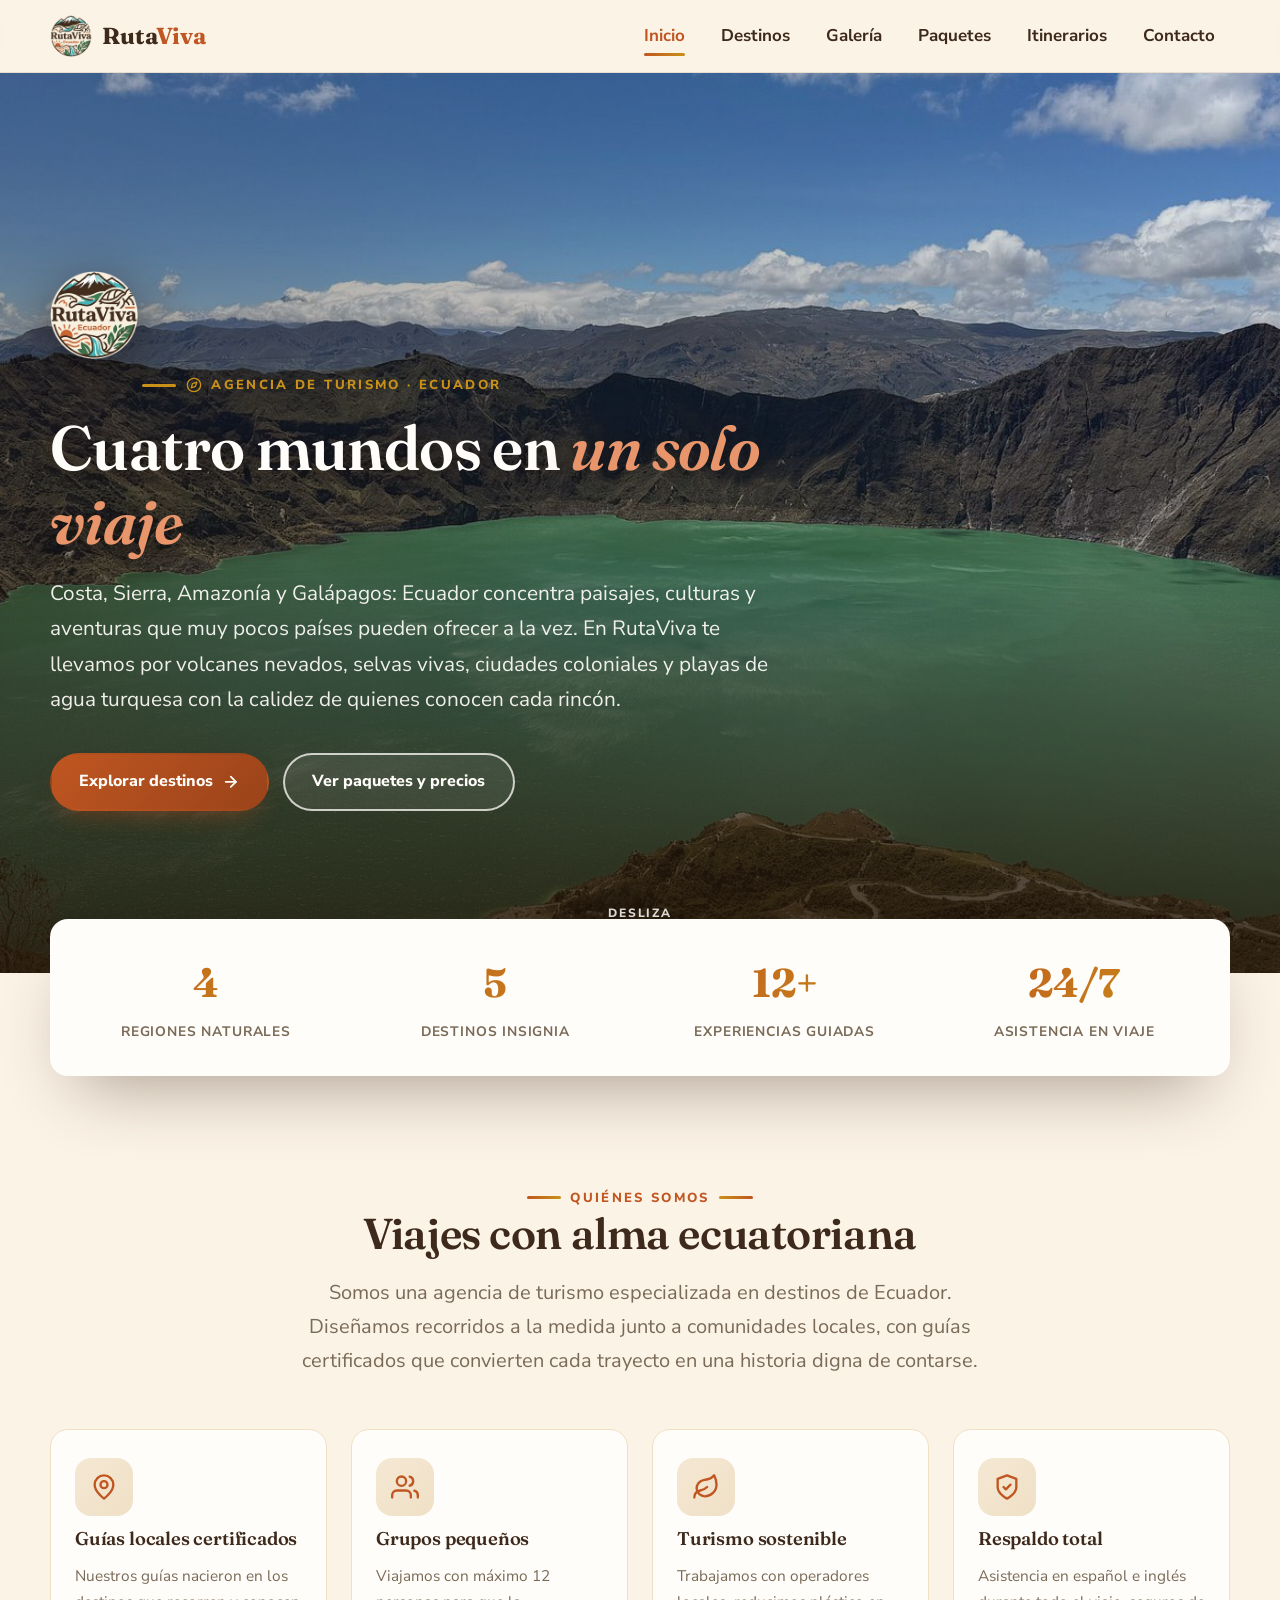
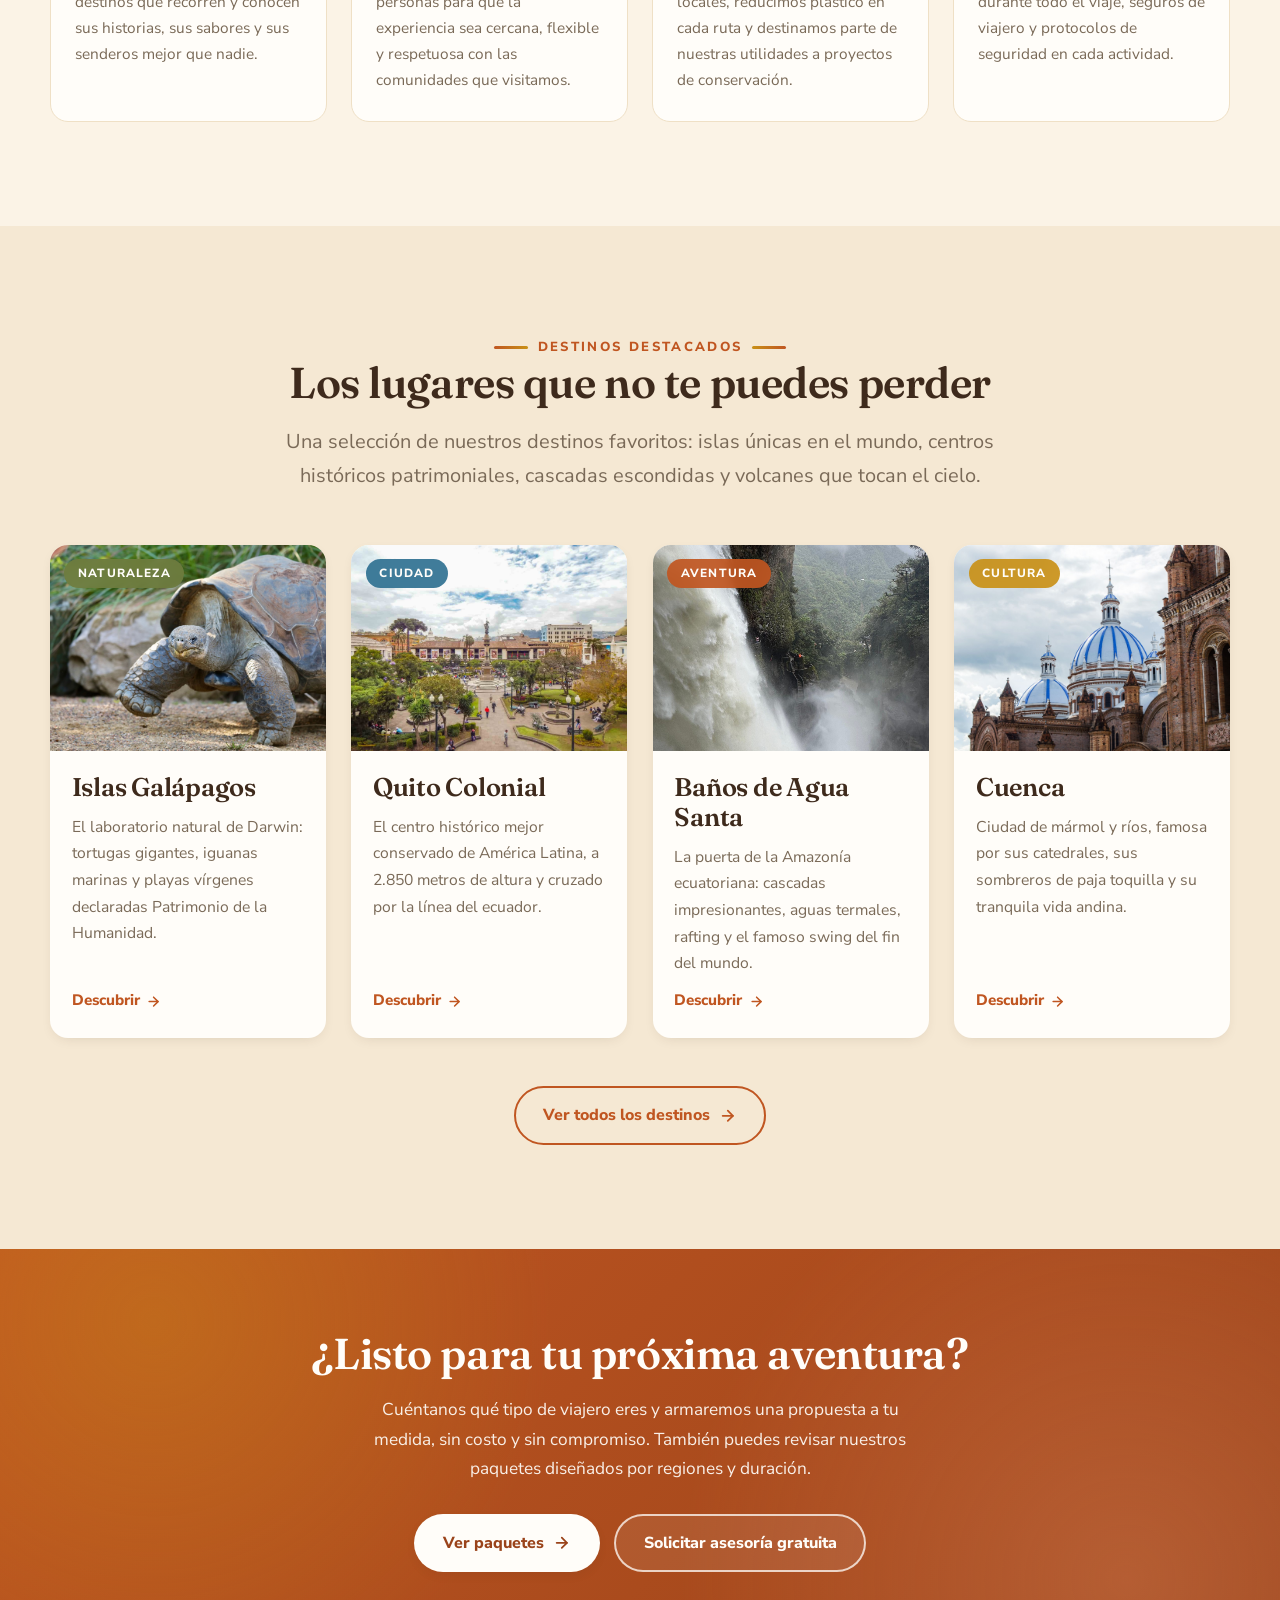
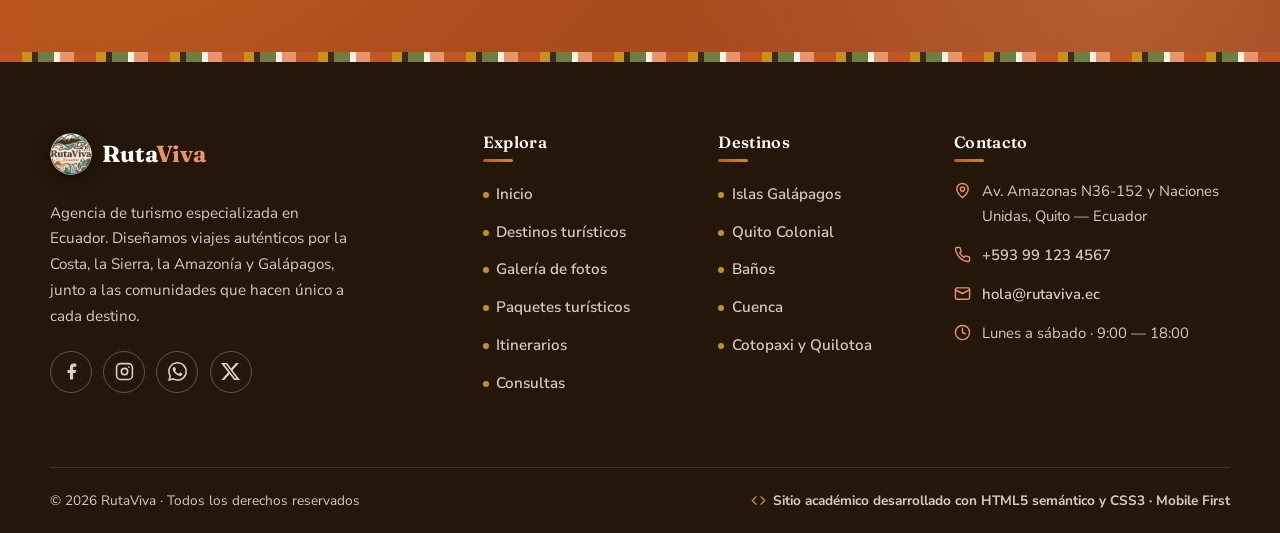
<file: rutaviva/index.html>
<!DOCTYPE html>
<html lang="es">
<head>
  <meta charset="UTF-8">
  <meta name="viewport" content="width=device-width, initial-scale=1.0">
  <title>RutaViva · Descubre Ecuador — Turismo, Aventura y Cultura</title>
  <meta name="description" content="RutaViva es tu agencia de turismo en Ecuador: Galápagos, Quito, Baños, Cuenca y Cotopaxi. Paquetes, itinerarios y experiencias con guías locales.">
  <meta name="author" content="RutaViva">
  <meta name="theme-color" content="#c05621">
  <link rel="icon" type="image/png" href="images/favicon.png">
  <link rel="preconnect" href="https://fonts.googleapis.com">
  <link rel="preconnect" href="https://fonts.gstatic.com" crossorigin>
  <link href="https://fonts.googleapis.com/css2?family=Fraunces:ital,wght@0,500;0,600;0,700;1,600&family=Nunito+Sans:ital,wght@0,400;0,600;0,700;0,800&display=swap" rel="stylesheet">
  <link rel="stylesheet" href="css/styles.css">
</head>
<body>
  <a class="skip-link" href="#contenido">Saltar al contenido principal</a>

  <!-- ================== CABECERA Y NAVEGACIÓN ================== -->
  <header class="site-header">
    <div class="container header-inner">

      <a class="brand" href="index.html" aria-label="RutaViva — volver al inicio">
        <img class="brand-mark" src="images/logo-badge.png" alt="" width="42" height="42" decoding="async">
        <span class="brand-name">Ruta<b>Viva</b></span>
      </a>

      <!-- Menú responsive 100% CSS (casilla + etiqueta) -->
      <input type="checkbox" id="nav-toggle" class="nav-toggle-checkbox" aria-label="Abrir o cerrar el menú de navegación">
      <label for="nav-toggle" class="nav-toggle" aria-hidden="true">
        <span class="bar"></span>
        <span class="bar"></span>
        <span class="bar"></span>
      </label>

      <nav class="site-nav" aria-label="Navegación principal">
        <ul>
          <li><a href="index.html" aria-current="page">Inicio</a></li>
          <li><a href="destinos.html">Destinos</a></li>
          <li><a href="galeria.html">Galería</a></li>
          <li><a href="paquetes.html">Paquetes</a></li>
          <li><a href="itinerarios.html">Itinerarios</a></li>
          <li><a href="contacto.html">Contacto</a></li>
        </ul>
      </nav>
    </div>
  </header>

  <main id="contenido" tabindex="-1">

    <!-- ================== HÉROE PRINCIPAL ================== -->
    <section class="hero" aria-labelledby="titulo-principal">
      <div class="hero-media">
        <img src="images/hero-quilotoa.jpg" alt="Laguna turquesa del cráter del Quilotoa rodeada de montañas andinas al amanecer">
      </div>
      <div class="container">
        <div class="hero-content">
          <span class="hero-logo-wrap">
            <img class="hero-logo" src="images/logo-badge.png" alt="Sello circular de RutaViva Ecuador con montañas, tortuga de Galápagos y sol andino" width="88" height="88" decoding="async">
          </span>
          <p class="kicker">
            <svg viewBox="0 0 24 24" width="16" height="16" fill="none" stroke="currentColor" stroke-width="2" stroke-linecap="round" stroke-linejoin="round" aria-hidden="true"><circle cx="12" cy="12" r="10"/><polygon points="16.24 7.76 14.12 14.12 7.76 16.24 9.88 9.88 16.24 7.76"/></svg>
            Agencia de turismo · Ecuador
          </p>
          <h1 id="titulo-principal">Cuatro mundos en <em>un solo viaje</em></h1>
          <p class="lead">
            Costa, Sierra, Amazonía y Galápagos: Ecuador concentra paisajes, culturas
            y aventuras que muy pocos países pueden ofrecer a la vez. En RutaViva
            te llevamos por volcanes nevados, selvas vivas, ciudades coloniales y
            playas de agua turquesa con la calidez de quienes conocen cada rincón.
          </p>
          <div class="hero-actions">
            <a class="btn btn-primary" href="destinos.html">
              Explorar destinos
              <svg viewBox="0 0 24 24" fill="none" stroke="currentColor" stroke-width="2.4" stroke-linecap="round" stroke-linejoin="round" aria-hidden="true"><path d="M5 12h14"/><path d="m12 5 7 7-7 7"/></svg>
            </a>
            <a class="btn btn-ghost" href="paquetes.html">Ver paquetes y precios</a>
          </div>
        </div>
      </div>
      <a class="hero-scroll" href="#presentacion">
        Desliza
        <svg viewBox="0 0 24 24" fill="none" stroke="currentColor" stroke-width="2.4" stroke-linecap="round" stroke-linejoin="round" aria-hidden="true"><path d="m6 9 6 6 6-6"/></svg>
      </a>
    </section>

    <!-- ================== ESTADÍSTICAS ================== -->
    <div class="stats" aria-label="Cifras destacadas de RutaViva en Ecuador">
      <div class="container">
        <div class="stats-inner reveal">
          <div class="stat"><strong>4</strong><span>Regiones naturales</span></div>
          <div class="stat"><strong>5</strong><span>Destinos insignia</span></div>
          <div class="stat"><strong>12+</strong><span>Experiencias guiadas</span></div>
          <div class="stat"><strong>24/7</strong><span>Asistencia en viaje</span></div>
        </div>
      </div>
    </div>

    <!-- ================== PRESENTACIÓN E IDENTIDAD ================== -->
    <section class="section" id="presentacion" aria-labelledby="titulo-presentacion">
      <div class="container">
        <div class="section-head center reveal">
          <p class="kicker">Quiénes somos</p>
          <h2 id="titulo-presentacion">Viajes con alma ecuatoriana</h2>
          <p class="lead">
            Somos una agencia de turismo especializada en destinos de Ecuador. Diseñamos
            recorridos a la medida junto a comunidades locales, con guías certificados
            que convierten cada trayecto en una historia digna de contarse.
          </p>
        </div>

        <div class="features">
          <article class="feature reveal">
            <span class="feature-icon" aria-hidden="true">
              <svg viewBox="0 0 24 24" fill="none" stroke="currentColor" stroke-width="2" stroke-linecap="round" stroke-linejoin="round"><path d="M20 10c0 6-8 12-8 12S4 16 4 10a8 8 0 0 1 16 0Z"/><circle cx="12" cy="10" r="3"/></svg>
            </span>
            <h3>Guías locales certificados</h3>
            <p>Nuestros guías nacieron en los destinos que recorren y conocen sus historias, sus sabores y sus senderos mejor que nadie.</p>
          </article>

          <article class="feature reveal reveal-delay">
            <span class="feature-icon" aria-hidden="true">
              <svg viewBox="0 0 24 24" fill="none" stroke="currentColor" stroke-width="2" stroke-linecap="round" stroke-linejoin="round"><path d="M17 21v-2a4 4 0 0 0-4-4H5a4 4 0 0 0-4 4v2"/><circle cx="9" cy="7" r="4"/><path d="M23 21v-2a4 4 0 0 0-3-3.87"/><path d="M16 3.13a4 4 0 0 1 0 7.75"/></svg>
            </span>
            <h3>Grupos pequeños</h3>
            <p>Viajamos con máximo 12 personas para que la experiencia sea cercana, flexible y respetuosa con las comunidades que visitamos.</p>
          </article>

          <article class="feature reveal">
            <span class="feature-icon" aria-hidden="true">
              <svg viewBox="0 0 24 24" fill="none" stroke="currentColor" stroke-width="2" stroke-linecap="round" stroke-linejoin="round"><path d="M11 20A7 7 0 0 1 9.8 6.1C15.5 5 17 4.48 19 2c1 2 2 4.18 2 8 0 5.5-4.78 10-10 10Z"/><path d="M2 21c0-3 1.85-5.36 5.08-6C9.5 14.52 12 13 13 12"/></svg>
            </span>
            <h3>Turismo sostenible</h3>
            <p>Trabajamos con operadores locales, reducimos plástico en cada ruta y destinamos parte de nuestras utilidades a proyectos de conservación.</p>
          </article>

          <article class="feature reveal reveal-delay">
            <span class="feature-icon" aria-hidden="true">
              <svg viewBox="0 0 24 24" fill="none" stroke="currentColor" stroke-width="2" stroke-linecap="round" stroke-linejoin="round"><path d="M12 22s8-4 8-10V5l-8-3-8 3v7c0 6 8 10 8 10Z"/><path d="m9 12 2 2 4-4"/></svg>
            </span>
            <h3>Respaldo total</h3>
            <p>Asistencia en español e inglés durante todo el viaje, seguros de viajero y protocolos de seguridad en cada actividad.</p>
          </article>
        </div>
      </div>
    </section>

    <!-- ================== DESTINOS DESTACADOS ================== -->
    <section class="section section-alt" id="destacados" aria-labelledby="titulo-destacados">
      <div class="container">
        <div class="section-head center reveal">
          <p class="kicker">Destinos destacados</p>
          <h2 id="titulo-destacados">Los lugares que no te puedes perder</h2>
          <p class="lead">
            Una selección de nuestros destinos favoritos: islas únicas en el mundo,
            centros históricos patrimoniales, cascadas escondidas y volcanes que
            tocan el cielo.
          </p>
        </div>

        <div class="grid-cards">
          <article class="card reveal">
            <figure class="card-media">
              <img src="images/galapagos-tortuga.jpg" alt="Tortuga gigante de Galápagos caminando entre vegetación">
              <span class="tag tag-naturaleza">Naturaleza</span>
            </figure>
            <div class="card-body">
              <h3><a href="destinos.html#galapagos">Islas Galápagos</a></h3>
              <p>El laboratorio natural de Darwin: tortugas gigantes, iguanas marinas y playas vírgenes declaradas Patrimonio de la Humanidad.</p>
              <a class="card-link" href="destinos.html#galapagos">
                Descubrir
                <svg viewBox="0 0 24 24" fill="none" stroke="currentColor" stroke-width="2.4" stroke-linecap="round" stroke-linejoin="round" aria-hidden="true"><path d="M5 12h14"/><path d="m12 5 7 7-7 7"/></svg>
              </a>
            </div>
          </article>

          <article class="card reveal reveal-delay">
            <figure class="card-media">
              <img src="images/quito-centro.jpg" alt="Centro histórico de Quito con fachadas coloniales y la Basílica al fondo">
              <span class="tag tag-ciudad">Ciudad</span>
            </figure>
            <div class="card-body">
              <h3><a href="destinos.html#quito">Quito Colonial</a></h3>
              <p>El centro histórico mejor conservado de América Latina, a 2.850 metros de altura y cruzado por la línea del ecuador.</p>
              <a class="card-link" href="destinos.html#quito">
                Descubrir
                <svg viewBox="0 0 24 24" fill="none" stroke="currentColor" stroke-width="2.4" stroke-linecap="round" stroke-linejoin="round" aria-hidden="true"><path d="M5 12h14"/><path d="m12 5 7 7-7 7"/></svg>
              </a>
            </div>
          </article>

          <article class="card reveal">
            <figure class="card-media">
              <img src="images/banos-cascada.jpg" alt="Cascada del Pailón del Diablo en Baños rodeada de vegetación">
              <span class="tag tag-aventura">Aventura</span>
            </figure>
            <div class="card-body">
              <h3><a href="destinos.html#banos">Baños de Agua Santa</a></h3>
              <p>La puerta de la Amazonía ecuatoriana: cascadas impresionantes, aguas termales, rafting y el famoso swing del fin del mundo.</p>
              <a class="card-link" href="destinos.html#banos">
                Descubrir
                <svg viewBox="0 0 24 24" fill="none" stroke="currentColor" stroke-width="2.4" stroke-linecap="round" stroke-linejoin="round" aria-hidden="true"><path d="M5 12h14"/><path d="m12 5 7 7-7 7"/></svg>
              </a>
            </div>
          </article>

          <article class="card reveal reveal-delay">
            <figure class="card-media">
              <img src="images/cuenca-catedral.jpg" alt="Catedral Nueva de Cuenca con sus cúpulas azules bajo el cielo">
              <span class="tag tag-cultura">Cultura</span>
            </figure>
            <div class="card-body">
              <h3><a href="destinos.html#cuenca">Cuenca</a></h3>
              <p>Ciudad de mármol y ríos, famosa por sus catedrales, sus sombreros de paja toquilla y su tranquila vida andina.</p>
              <a class="card-link" href="destinos.html#cuenca">
                Descubrir
                <svg viewBox="0 0 24 24" fill="none" stroke="currentColor" stroke-width="2.4" stroke-linecap="round" stroke-linejoin="round" aria-hidden="true"><path d="M5 12h14"/><path d="m12 5 7 7-7 7"/></svg>
              </a>
            </div>
          </article>
        </div>

        <div class="section-more reveal">
          <a class="btn btn-outline" href="destinos.html">
            Ver todos los destinos
            <svg viewBox="0 0 24 24" fill="none" stroke="currentColor" stroke-width="2.4" stroke-linecap="round" stroke-linejoin="round" aria-hidden="true"><path d="M5 12h14"/><path d="m12 5 7 7-7 7"/></svg>
          </a>
        </div>
      </div>
    </section>

    <!-- ================== LLAMADO A LA ACCIÓN ================== -->
    <section class="cta-band" aria-labelledby="titulo-cta">
      <div class="container reveal">
        <h2 id="titulo-cta">¿Listo para tu próxima aventura?</h2>
        <p>
          Cuéntanos qué tipo de viajero eres y armaremos una propuesta a tu medida,
          sin costo y sin compromiso. También puedes revisar nuestros paquetes
          diseñados por regiones y duración.
        </p>
        <div class="cta-actions">
          <a class="btn btn-light" href="paquetes.html">
            Ver paquetes
            <svg viewBox="0 0 24 24" fill="none" stroke="currentColor" stroke-width="2.4" stroke-linecap="round" stroke-linejoin="round" aria-hidden="true"><path d="M5 12h14"/><path d="m12 5 7 7-7 7"/></svg>
          </a>
          <a class="btn btn-ghost" href="contacto.html">Solicitar asesoría gratuita</a>
        </div>
      </div>
    </section>
  </main>

  <!-- ================== PIE DE PÁGINA ================== -->
  <footer class="site-footer">
    <div class="textil" aria-hidden="true"></div>
    <div class="container">
      <div class="footer-grid">

        <div class="footer-about">
          <a class="brand" href="index.html">
            <img class="brand-mark" src="images/logo-badge.png" alt="" width="42" height="42" decoding="async">
            <span class="brand-name">Ruta<b>Viva</b></span>
          </a>
          <p>
            Agencia de turismo especializada en Ecuador. Diseñamos viajes
            auténticos por la Costa, la Sierra, la Amazonía y Galápagos,
            junto a las comunidades que hacen único a cada destino.
          </p>
          <div class="footer-social">
            <a href="https://www.facebook.com/" target="_blank" rel="noopener" aria-label="Facebook de RutaViva">
              <svg viewBox="0 0 24 24" fill="currentColor" aria-hidden="true"><path d="M18 2h-3a5 5 0 0 0-5 5v3H7v4h3v8h4v-8h3l1-4h-4V7a1 1 0 0 1 1-1h3z"/></svg>
            </a>
            <a href="https://www.instagram.com/" target="_blank" rel="noopener" aria-label="Instagram de RutaViva">
              <svg viewBox="0 0 24 24" fill="none" stroke="currentColor" stroke-width="2" stroke-linecap="round" stroke-linejoin="round" aria-hidden="true"><rect x="2" y="2" width="20" height="20" rx="5"/><circle cx="12" cy="12" r="4"/><path d="M17.5 6.5h.01"/></svg>
            </a>
            <a href="https://wa.me/593991234567" target="_blank" rel="noopener" aria-label="WhatsApp de RutaViva">
              <svg viewBox="0 0 24 24" fill="currentColor" aria-hidden="true"><path d="M17.472 14.382c-.297-.149-1.758-.867-2.03-.967-.273-.099-.471-.148-.67.15-.197.297-.767.966-.94 1.164-.173.199-.347.223-.644.075-.297-.15-1.255-.463-2.39-1.475-.883-.788-1.48-1.761-1.653-2.059-.173-.297-.018-.458.13-.606.134-.133.298-.347.446-.52.149-.174.198-.298.298-.497.099-.198.05-.371-.025-.52-.075-.149-.669-1.612-.916-2.207-.242-.579-.487-.5-.669-.51-.173-.008-.371-.01-.57-.01-.198 0-.52.074-.792.372-.272.297-1.04 1.016-1.04 2.479 0 1.462 1.065 2.875 1.213 3.074.149.198 2.096 3.2 5.077 4.487.709.306 1.262.489 1.694.625.712.227 1.36.195 1.871.118.571-.085 1.758-.719 2.006-1.413.248-.694.248-1.289.173-1.413-.074-.124-.272-.198-.57-.347m-5.421 7.403h-.004a9.87 9.87 0 0 1-5.031-1.378l-.361-.214-3.741.982.998-3.648-.235-.374a9.86 9.86 0 0 1-1.51-5.26c.001-5.45 4.436-9.884 9.888-9.884 2.64 0 5.122 1.03 6.988 2.898a9.825 9.825 0 0 1 2.893 6.994c-.003 5.45-4.437 9.884-9.885 9.884m8.413-18.297A11.815 11.815 0 0 0 12.05 0C5.495 0 .16 5.335.157 11.892c0 2.096.547 4.142 1.588 5.945L.057 24l6.305-1.654a11.882 11.882 0 0 0 5.683 1.448h.005c6.554 0 11.89-5.335 11.893-11.893a11.821 11.821 0 0 0-3.48-8.413Z"/></svg>
            </a>
            <a href="https://x.com/" target="_blank" rel="noopener" aria-label="Perfil de RutaViva en X">
              <svg viewBox="0 0 24 24" fill="currentColor" aria-hidden="true"><path d="M18.901 1.153h3.68l-8.04 9.19L24 22.846h-7.406l-5.8-7.584-6.638 7.584H.474l8.6-9.83L0 1.154h7.594l5.243 6.932ZM17.61 20.644h2.039L6.486 3.24H4.298Z"/></svg>
            </a>
          </div>
        </div>

        <nav aria-label="Enlaces del sitio">
          <h3>Explora</h3>
          <ul class="footer-links">
            <li><a href="index.html">Inicio</a></li>
            <li><a href="destinos.html">Destinos turísticos</a></li>
            <li><a href="galeria.html">Galería de fotos</a></li>
            <li><a href="paquetes.html">Paquetes turísticos</a></li>
            <li><a href="itinerarios.html">Itinerarios</a></li>
            <li><a href="contacto.html">Consultas</a></li>
          </ul>
        </nav>

        <div>
          <h3>Destinos</h3>
          <ul class="footer-links">
            <li><a href="destinos.html#galapagos">Islas Galápagos</a></li>
            <li><a href="destinos.html#quito">Quito Colonial</a></li>
            <li><a href="destinos.html#banos">Baños</a></li>
            <li><a href="destinos.html#cuenca">Cuenca</a></li>
            <li><a href="destinos.html#cotopaxi">Cotopaxi y Quilotoa</a></li>
          </ul>
        </div>

        <div>
          <h3>Contacto</h3>
          <p class="footer-dato">
            <svg viewBox="0 0 24 24" fill="none" stroke="currentColor" stroke-width="2" stroke-linecap="round" stroke-linejoin="round" aria-hidden="true"><path d="M20 10c0 6-8 12-8 12S4 16 4 10a8 8 0 0 1 16 0Z"/><circle cx="12" cy="10" r="3"/></svg>
            Av. Amazonas N36-152 y Naciones Unidas, Quito — Ecuador
          </p>
          <p class="footer-dato">
            <svg viewBox="0 0 24 24" fill="none" stroke="currentColor" stroke-width="2" stroke-linecap="round" stroke-linejoin="round" aria-hidden="true"><path d="M22 16.92v3a2 2 0 0 1-2.18 2 19.79 19.79 0 0 1-8.63-3.07 19.5 19.5 0 0 1-6-6 19.79 19.79 0 0 1-3.07-8.67A2 2 0 0 1 4.11 2h3a2 2 0 0 1 2 1.72 12.84 12.84 0 0 0 .7 2.81 2 2 0 0 1-.45 2.11L8.09 9.91a16 16 0 0 0 6 6l1.27-1.27a2 2 0 0 1 2.11-.45 12.84 12.84 0 0 0 2.81.7A2 2 0 0 1 22 16.92Z"/></svg>
            <a href="tel:+593991234567">+593 99 123 4567</a>
          </p>
          <p class="footer-dato">
            <svg viewBox="0 0 24 24" fill="none" stroke="currentColor" stroke-width="2" stroke-linecap="round" stroke-linejoin="round" aria-hidden="true"><rect x="2" y="4" width="20" height="16" rx="2"/><path d="m22 7-10 5L2 7"/></svg>
            <a href="mailto:hola@rutaviva.ec">hola@rutaviva.ec</a>
          </p>
          <p class="footer-dato">
            <svg viewBox="0 0 24 24" fill="none" stroke="currentColor" stroke-width="2" stroke-linecap="round" stroke-linejoin="round" aria-hidden="true"><circle cx="12" cy="12" r="10"/><path d="M12 6v6l4 2"/></svg>
            Lunes a sábado · 9:00 — 18:00
          </p>
        </div>
      </div>

      <div class="footer-bottom">
        <p>© 2026 RutaViva · Todos los derechos reservados</p>
        <p class="footer-tech">
          <svg viewBox="0 0 24 24" fill="none" stroke="currentColor" stroke-width="2" stroke-linecap="round" stroke-linejoin="round" aria-hidden="true"><path d="m16 18 6-6-6-6"/><path d="m8 6-6 6 6 6"/></svg>
          Sitio académico desarrollado con HTML5 semántico y CSS3 · Mobile First
        </p>
      </div>
    </div>
  </footer>
</body>
</html>
</file>
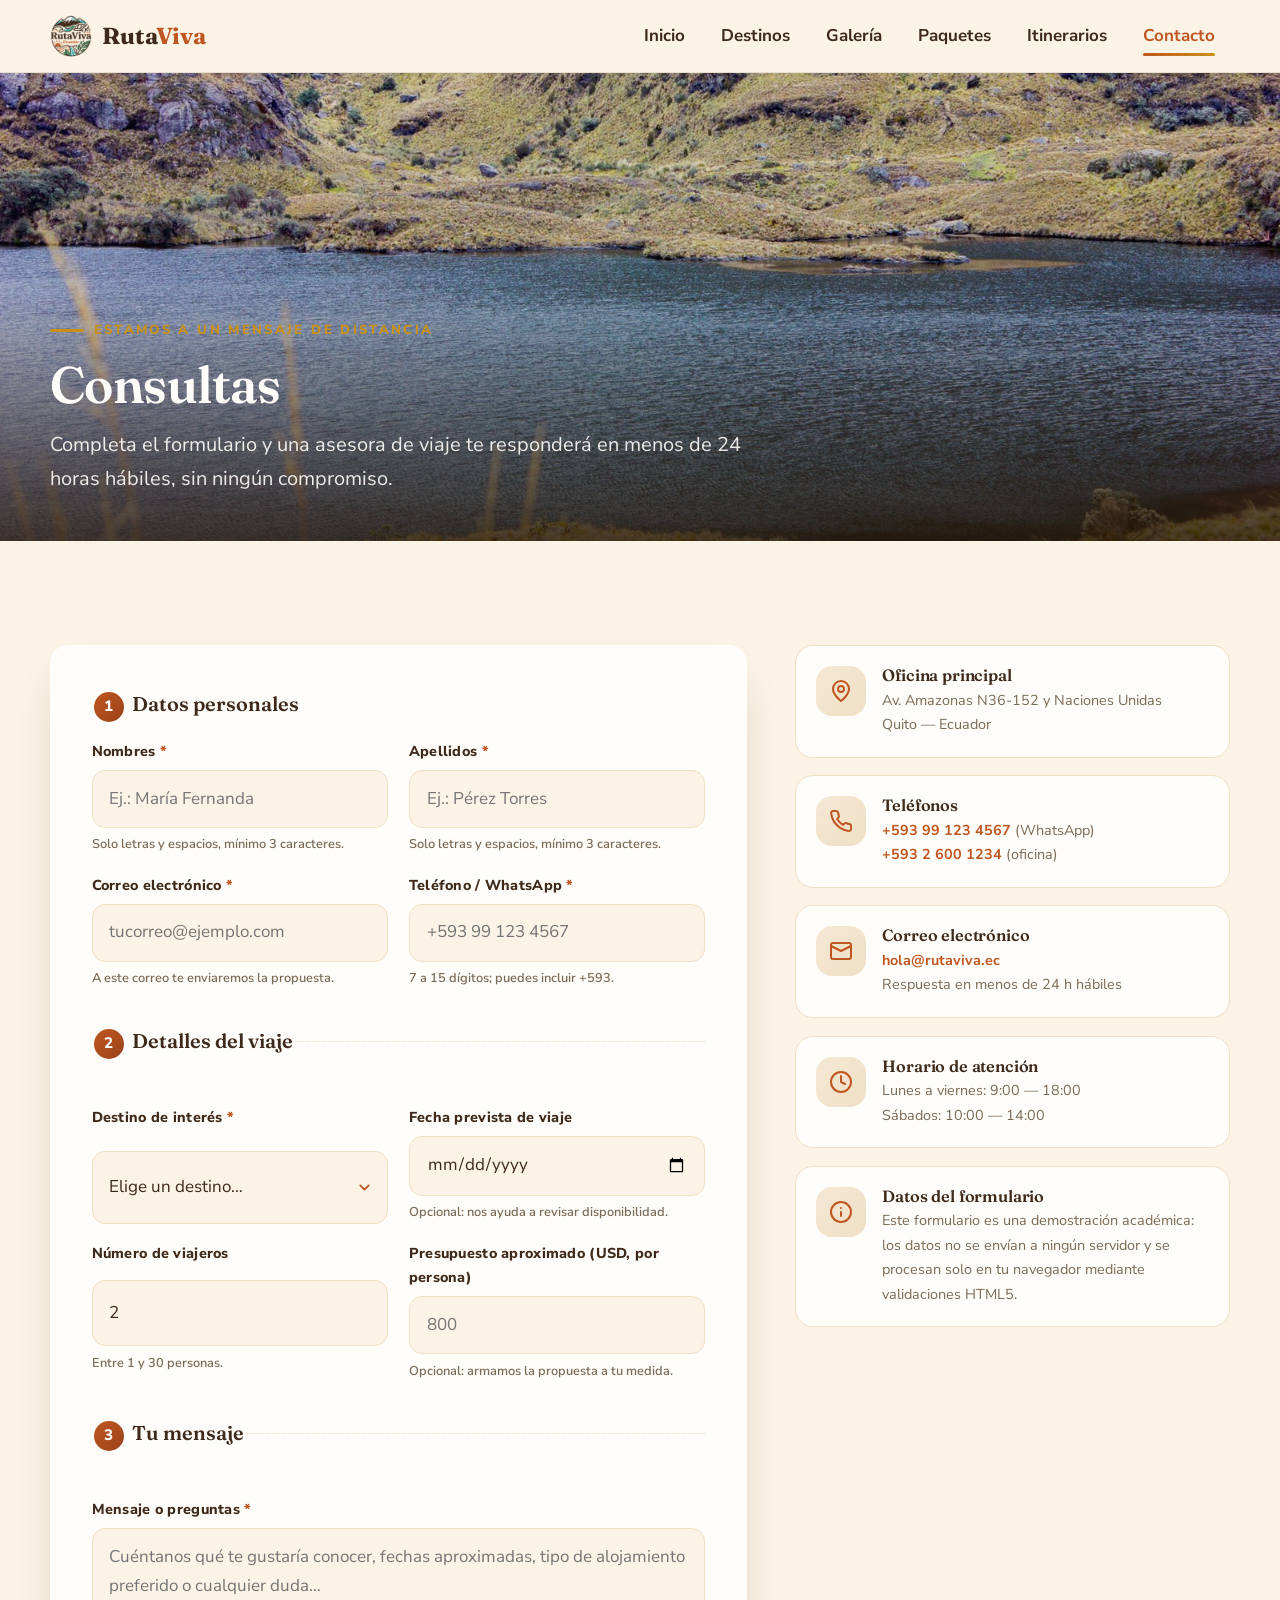
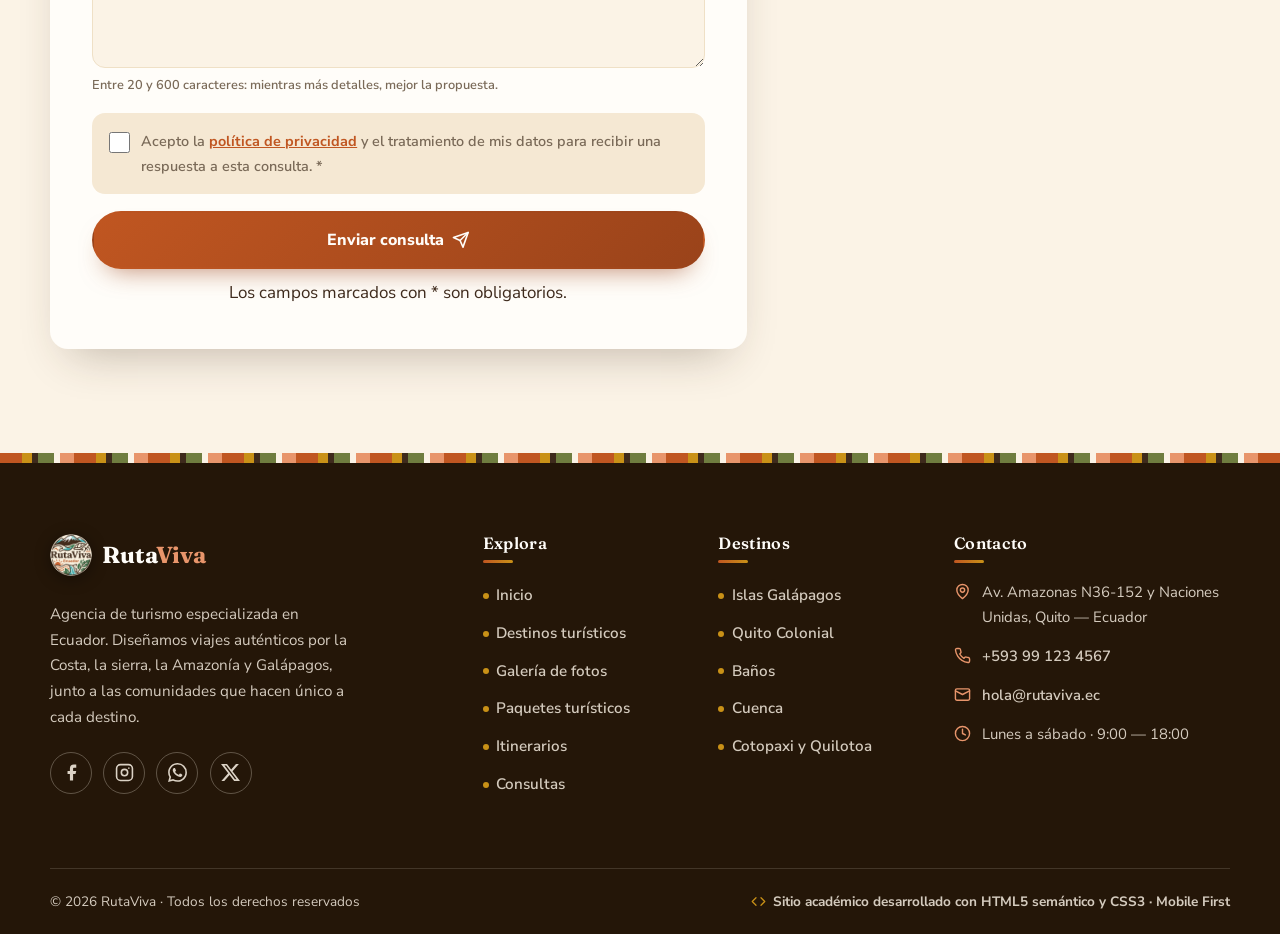
<file: rutaviva/contacto.html>
<!DOCTYPE html>
<html lang="es">
<head>
  <meta charset="UTF-8">
  <meta name="viewport" content="width=device-width, initial-scale=1.0">
  <title>Consultas y contacto · RutaViva Ecuador</title>
  <meta name="description" content="Escríbenos y arma tu viaje por Ecuador: formulario de consultas con datos personales, destino de interés y mensaje. Respondemos en menos de 24 horas.">
  <meta name="theme-color" content="#c05621">
  <link rel="icon" type="image/png" href="images/favicon.png">
  <link rel="preconnect" href="https://fonts.googleapis.com">
  <link rel="preconnect" href="https://fonts.gstatic.com" crossorigin>
  <link href="https://fonts.googleapis.com/css2?family=Fraunces:ital,wght@0,500;0,600;0,700;1,600&family=Nunito+Sans:ital,wght@0,400;0,600;0,700;0,800&display=swap" rel="stylesheet">
  <link rel="stylesheet" href="css/styles.css">
</head>
<body>
  <a class="skip-link" href="#contenido">Saltar al contenido principal</a>

  <header class="site-header">
    <div class="container header-inner">
      <a class="brand" href="index.html" aria-label="RutaViva — volver al inicio">
        <img class="brand-mark" src="images/logo-badge.png" alt="" width="42" height="42" decoding="async">
        <span class="brand-name">Ruta<b>Viva</b></span>
      </a>

      <input type="checkbox" id="nav-toggle" class="nav-toggle-checkbox" aria-label="Abrir o cerrar el menú de navegación">
      <label for="nav-toggle" class="nav-toggle" aria-hidden="true">
        <span class="bar"></span>
        <span class="bar"></span>
        <span class="bar"></span>
      </label>

      <nav class="site-nav" aria-label="Navegación principal">
        <ul>
          <li><a href="index.html">Inicio</a></li>
          <li><a href="destinos.html">Destinos</a></li>
          <li><a href="galeria.html">Galería</a></li>
          <li><a href="paquetes.html">Paquetes</a></li>
          <li><a href="itinerarios.html">Itinerarios</a></li>
          <li><a href="contacto.html" aria-current="page">Contacto</a></li>
        </ul>
      </nav>
    </div>
  </header>

  <main id="contenido" tabindex="-1">

    <!-- ================== HÉROE DE PÁGINA ================== -->
    <section class="page-hero" aria-labelledby="titulo-contacto">
      <div class="hero-media">
        <img src="images/cajas.jpg" alt="Páramo andino con lagunas del Parque Nacional Cajas cerca de Cuenca">
      </div>
      <div class="container">
        <div class="page-hero-content">
          <p class="kicker">Estamos a un mensaje de distancia</p>
          <h1 id="titulo-contacto">Consultas</h1>
          <p class="lead">
            Completa el formulario y una asesora de viaje te responderá en
            menos de 24 horas hábiles, sin ningún compromiso.
          </p>
        </div>
      </div>
    </section>

    <!-- ================== FORMULARIO + INFO ================== -->
    <section class="section" aria-label="Formulario de consultas">
      <div class="container">
        <div class="contacto-layout">

          <!-- Formulario con validaciones HTML5 -->
          <form class="form-card reveal" action="#" method="get" aria-label="Formulario de consulta turística">

            <fieldset>
              <legend><span class="num" aria-hidden="true">1</span>Datos personales</legend>
              <div class="form-grid">

                <div class="campo campo-medio">
                  <label for="nombres">Nombres <span class="req" aria-hidden="true">*</span></label>
                  <input type="text" id="nombres" name="nombres" autocomplete="given-name"
                         placeholder="Ej.: María Fernanda"
                         required minlength="3" maxlength="40"
                         pattern="[A-Za-zÁÉÍÓÚÜÑáéíóúüñ' ]{3,40}"
                         title="Escribe tu nombre: solo letras, entre 3 y 40 caracteres">
                  <p class="ayuda">Solo letras y espacios, mínimo 3 caracteres.</p>
                </div>

                <div class="campo campo-medio">
                  <label for="apellidos">Apellidos <span class="req" aria-hidden="true">*</span></label>
                  <input type="text" id="apellidos" name="apellidos" autocomplete="family-name"
                         placeholder="Ej.: Pérez Torres"
                         required minlength="3" maxlength="40"
                         pattern="[A-Za-zÁÉÍÓÚÜÑáéíóúüñ' ]{3,40}"
                         title="Escribe tus apellidos: solo letras, entre 3 y 40 caracteres">
                  <p class="ayuda">Solo letras y espacios, mínimo 3 caracteres.</p>
                </div>

                <div class="campo campo-medio">
                  <label for="correo">Correo electrónico <span class="req" aria-hidden="true">*</span></label>
                  <input type="email" id="correo" name="correo" autocomplete="email"
                         placeholder="tucorreo@ejemplo.com"
                         required
                         title="Ingresa un correo válido, por ejemplo: nombre@dominio.com">
                  <p class="ayuda">A este correo te enviaremos la propuesta.</p>
                </div>

                <div class="campo campo-medio">
                  <label for="telefono">Teléfono / WhatsApp <span class="req" aria-hidden="true">*</span></label>
                  <input type="tel" id="telefono" name="telefono" autocomplete="tel"
                         placeholder="+593 99 123 4567"
                         required
                         pattern="(\+?\d{1,3}[\s-]?)?[\d\s()-]{7,15}"
                         title="Ingresa un teléfono válido de 7 a 15 dígitos, con o sin código de país">
                  <p class="ayuda">7 a 15 dígitos; puedes incluir +593.</p>
                </div>
              </div>
            </fieldset>

            <fieldset>
              <legend><span class="num" aria-hidden="true">2</span>Detalles del viaje</legend>
              <div class="form-grid">

                <div class="campo campo-medio">
                  <label for="destino">Destino de interés <span class="req" aria-hidden="true">*</span></label>
                  <select id="destino" name="destino" required>
                    <option value="" selected disabled>Elige un destino…</option>
                    <option value="galapagos">Islas Galápagos</option>
                    <option value="quito">Quito y su centro histórico</option>
                    <option value="banos">Baños de Agua Santa</option>
                    <option value="cuenca">Cuenca y el sur andino</option>
                    <option value="cotopaxi">Cotopaxi y Quilotoa</option>
                    <option value="varios">Varios destinos / circuito completo</option>
                    <option value="indefinido">Aún no lo defino, quiero asesoría</option>
                  </select>
                </div>

                <div class="campo campo-medio">
                  <label for="fecha">Fecha prevista de viaje</label>
                  <input type="date" id="fecha" name="fecha"
                         min="2026-10-27" max="2028-12-31"
                         title="Elige una fecha futura (a partir de mañana)">
                  <p class="ayuda">Opcional: nos ayuda a revisar disponibilidad.</p>
                </div>

                <div class="campo campo-medio">
                  <label for="viajeros">Número de viajeros</label>
                  <input type="number" id="viajeros" name="viajeros"
                         min="1" max="30" step="1" value="2"
                         title="Indica entre 1 y 30 viajeros">
                  <p class="ayuda">Entre 1 y 30 personas.</p>
                </div>

                <div class="campo campo-medio">
                  <label for="presupuesto">Presupuesto aproximado (USD, por persona)</label>
                  <input type="number" id="presupuesto" name="presupuesto"
                         min="100" max="20000" step="50" placeholder="800"
                         title="Indica un monto entre 100 y 20000 dólares">
                  <p class="ayuda">Opcional: armamos la propuesta a tu medida.</p>
                </div>
              </div>
            </fieldset>

            <fieldset>
              <legend><span class="num" aria-hidden="true">3</span>Tu mensaje</legend>
              <div class="form-grid">

                <div class="campo campo-completo">
                  <label for="mensaje">Mensaje o preguntas <span class="req" aria-hidden="true">*</span></label>
                  <textarea id="mensaje" name="mensaje"
                            placeholder="Cuéntanos qué te gustaría conocer, fechas aproximadas, tipo de alojamiento preferido o cualquier duda…"
                            required minlength="20" maxlength="600"></textarea>
                  <p class="ayuda">Entre 20 y 600 caracteres: mientras más detalles, mejor la propuesta.</p>
                </div>

                <div class="campo-completo">
                  <div class="campo-check">
                    <input type="checkbox" id="acepto" name="acepto" required
                           title="Debes aceptar la política de privacidad para enviar el formulario">
                    <label for="acepto">
                      Acepto la <a href="#" title="Política de privacidad (demostración)">política de privacidad</a>
                      y el tratamiento de mis datos para recibir una respuesta a esta consulta.
                      <span class="req" aria-hidden="true">*</span>
                    </label>
                  </div>
                </div>

                <div class="campo-completo">
                  <button class="btn btn-primary btn-block" type="submit">
                    Enviar consulta
                    <svg viewBox="0 0 24 24" fill="none" stroke="currentColor" stroke-width="2.2" stroke-linecap="round" stroke-linejoin="round" aria-hidden="true"><path d="m22 2-7 20-4-9-9-4Z"/><path d="M22 2 11 13"/></svg>
                  </button>
                  <p class="ayuda" style="margin-top:.6rem; text-align:center;">
                    Los campos marcados con <span class="req" aria-hidden="true">*</span> son obligatorios.
                  </p>
                </div>
              </div>
            </fieldset>
          </form>

          <!-- Información de contacto -->
          <aside class="contacto-aside reveal reveal-delay" aria-label="Información de contacto de RutaViva">

            <article class="info-card">
              <span class="feature-icon" aria-hidden="true">
                <svg viewBox="0 0 24 24" fill="none" stroke="currentColor" stroke-width="2" stroke-linecap="round" stroke-linejoin="round"><path d="M20 10c0 6-8 12-8 12S4 16 4 10a8 8 0 0 1 16 0Z"/><circle cx="12" cy="10" r="3"/></svg>
              </span>
              <div>
                <h3>Oficina principal</h3>
                <p>Av. Amazonas N36-152 y Naciones Unidas<br>Quito — Ecuador</p>
              </div>
            </article>

            <article class="info-card">
              <span class="feature-icon" aria-hidden="true">
                <svg viewBox="0 0 24 24" fill="none" stroke="currentColor" stroke-width="2" stroke-linecap="round" stroke-linejoin="round"><path d="M22 16.92v3a2 2 0 0 1-2.18 2 19.79 19.79 0 0 1-8.63-3.07 19.5 19.5 0 0 1-6-6 19.79 19.79 0 0 1-3.07-8.67A2 2 0 0 1 4.11 2h3a2 2 0 0 1 2 1.72 12.84 12.84 0 0 0 .7 2.81 2 2 0 0 1-.45 2.11L8.09 9.91a16 16 0 0 0 6 6l1.27-1.27a2 2 0 0 1 2.11-.45 12.84 12.84 0 0 0 2.81.7A2 2 0 0 1 22 16.92Z"/></svg>
              </span>
              <div>
                <h3>Teléfonos</h3>
                <p>
                  <a href="tel:+593991234567">+593 99 123 4567</a> (WhatsApp)<br>
                  <a href="tel:+59326001234">+593 2 600 1234</a> (oficina)
                </p>
              </div>
            </article>

            <article class="info-card">
              <span class="feature-icon" aria-hidden="true">
                <svg viewBox="0 0 24 24" fill="none" stroke="currentColor" stroke-width="2" stroke-linecap="round" stroke-linejoin="round"><rect x="2" y="4" width="20" height="16" rx="2"/><path d="m22 7-10 5L2 7"/></svg>
              </span>
              <div>
                <h3>Correo electrónico</h3>
                <p><a href="mailto:hola@rutaviva.ec">hola@rutaviva.ec</a><br>Respuesta en menos de 24 h hábiles</p>
              </div>
            </article>

            <article class="info-card">
              <span class="feature-icon" aria-hidden="true">
                <svg viewBox="0 0 24 24" fill="none" stroke="currentColor" stroke-width="2" stroke-linecap="round" stroke-linejoin="round"><circle cx="12" cy="12" r="10"/><path d="M12 6v6l4 2"/></svg>
              </span>
              <div>
                <h3>Horario de atención</h3>
                <p>Lunes a viernes: 9:00 — 18:00<br>Sábados: 10:00 — 14:00</p>
              </div>
            </article>

            <article class="info-card">
              <span class="feature-icon" aria-hidden="true">
                <svg viewBox="0 0 24 24" fill="none" stroke="currentColor" stroke-width="2" stroke-linecap="round" stroke-linejoin="round"><circle cx="12" cy="12" r="10"/><path d="M12 16v-4"/><path d="M12 8h.01"/></svg>
              </span>
              <div>
                <h3>Datos del formulario</h3>
                <p>
                  Este formulario es una demostración académica: los datos no se
                  envían a ningún servidor y se procesan solo en tu navegador
                  mediante validaciones HTML5.
                </p>
              </div>
            </article>
          </aside>
        </div>
      </div>
    </section>
  </main>

  <footer class="site-footer">
    <div class="textil" aria-hidden="true"></div>
    <div class="container">
      <div class="footer-grid">

        <div class="footer-about">
          <a class="brand" href="index.html">
            <img class="brand-mark" src="images/logo-badge.png" alt="" width="42" height="42" decoding="async">
            <span class="brand-name">Ruta<b>Viva</b></span>
          </a>
          <p>
            Agencia de turismo especializada en Ecuador. Diseñamos viajes
            auténticos por la Costa, la sierra, la Amazonía y Galápagos,
            junto a las comunidades que hacen único a cada destino.
          </p>
          <div class="footer-social">
            <a href="https://www.facebook.com/" target="_blank" rel="noopener" aria-label="Facebook de RutaViva">
              <svg viewBox="0 0 24 24" fill="currentColor" aria-hidden="true"><path d="M18 2h-3a5 5 0 0 0-5 5v3H7v4h3v8h4v-8h3l1-4h-4V7a1 1 0 0 1 1-1h3z"/></svg>
            </a>
            <a href="https://www.instagram.com/" target="_blank" rel="noopener" aria-label="Instagram de RutaViva">
              <svg viewBox="0 0 24 24" fill="none" stroke="currentColor" stroke-width="2" stroke-linecap="round" stroke-linejoin="round" aria-hidden="true"><rect x="2" y="2" width="20" height="20" rx="5"/><circle cx="12" cy="12" r="4"/><path d="M17.5 6.5h.01"/></svg>
            </a>
            <a href="https://wa.me/593991234567" target="_blank" rel="noopener" aria-label="WhatsApp de RutaViva">
              <svg viewBox="0 0 24 24" fill="currentColor" aria-hidden="true"><path d="M17.472 14.382c-.297-.149-1.758-.867-2.03-.967-.273-.099-.471-.148-.67.15-.197.297-.767.966-.94 1.164-.173.199-.347.223-.644.075-.297-.15-1.255-.463-2.39-1.475-.883-.788-1.48-1.761-1.653-2.059-.173-.297-.018-.458.13-.606.134-.133.298-.347.446-.52.149-.174.198-.298.298-.497.099-.198.05-.371-.025-.52-.075-.149-.669-1.612-.916-2.207-.242-.579-.487-.5-.669-.51-.173-.008-.371-.01-.57-.01-.198 0-.52.074-.792.372-.272.297-1.04 1.016-1.04 2.479 0 1.462 1.065 2.875 1.213 3.074.149.198 2.096 3.2 5.077 4.487.709.306 1.262.489 1.694.625.712.227 1.36.195 1.871.118.571-.085 1.758-.719 2.006-1.413.248-.694.248-1.289.173-1.413-.074-.124-.272-.198-.57-.347m-5.421 7.403h-.004a9.87 9.87 0 0 1-5.031-1.378l-.361-.214-3.741.982.998-3.648-.235-.374a9.86 9.86 0 0 1-1.51-5.26c.001-5.45 4.436-9.884 9.888-9.884 2.64 0 5.122 1.03 6.988 2.898a9.825 9.825 0 0 1 2.893 6.994c-.003 5.45-4.437 9.884-9.885 9.884m8.413-18.297A11.815 11.815 0 0 0 12.05 0C5.495 0 .16 5.335.157 11.892c0 2.096.547 4.142 1.588 5.945L.057 24l6.305-1.654a11.882 11.882 0 0 0 5.683 1.448h.005c6.554 0 11.89-5.335 11.893-11.893a11.821 11.821 0 0 0-3.48-8.413Z"/></svg>
            </a>
            <a href="https://x.com/" target="_blank" rel="noopener" aria-label="Perfil de RutaViva en X">
              <svg viewBox="0 0 24 24" fill="currentColor" aria-hidden="true"><path d="M18.901 1.153h3.68l-8.04 9.19L24 22.846h-7.406l-5.8-7.584-6.638 7.584H.474l8.6-9.83L0 1.154h7.594l5.243 6.932ZM17.61 20.644h2.039L6.486 3.24H4.298Z"/></svg>
            </a>
          </div>
        </div>

        <nav aria-label="Enlaces del sitio">
          <h3>Explora</h3>
          <ul class="footer-links">
            <li><a href="index.html">Inicio</a></li>
            <li><a href="destinos.html">Destinos turísticos</a></li>
            <li><a href="galeria.html">Galería de fotos</a></li>
            <li><a href="paquetes.html">Paquetes turísticos</a></li>
            <li><a href="itinerarios.html">Itinerarios</a></li>
            <li><a href="contacto.html">Consultas</a></li>
          </ul>
        </nav>

        <div>
          <h3>Destinos</h3>
          <ul class="footer-links">
            <li><a href="destinos.html#galapagos">Islas Galápagos</a></li>
            <li><a href="destinos.html#quito">Quito Colonial</a></li>
            <li><a href="destinos.html#banos">Baños</a></li>
            <li><a href="destinos.html#cuenca">Cuenca</a></li>
            <li><a href="destinos.html#cotopaxi">Cotopaxi y Quilotoa</a></li>
          </ul>
        </div>

        <div>
          <h3>Contacto</h3>
          <p class="footer-dato">
            <svg viewBox="0 0 24 24" fill="none" stroke="currentColor" stroke-width="2" stroke-linecap="round" stroke-linejoin="round" aria-hidden="true"><path d="M20 10c0 6-8 12-8 12S4 16 4 10a8 8 0 0 1 16 0Z"/><circle cx="12" cy="10" r="3"/></svg>
            Av. Amazonas N36-152 y Naciones Unidas, Quito — Ecuador
          </p>
          <p class="footer-dato">
            <svg viewBox="0 0 24 24" fill="none" stroke="currentColor" stroke-width="2" stroke-linecap="round" stroke-linejoin="round" aria-hidden="true"><path d="M22 16.92v3a2 2 0 0 1-2.18 2 19.79 19.79 0 0 1-8.63-3.07 19.5 19.5 0 0 1-6-6 19.79 19.79 0 0 1-3.07-8.67A2 2 0 0 1 4.11 2h3a2 2 0 0 1 2 1.72 12.84 12.84 0 0 0 .7 2.81 2 2 0 0 1-.45 2.11L8.09 9.91a16 16 0 0 0 6 6l1.27-1.27a2 2 0 0 1 2.11-.45 12.84 12.84 0 0 0 2.81.7A2 2 0 0 1 22 16.92Z"/></svg>
            <a href="tel:+593991234567">+593 99 123 4567</a>
          </p>
          <p class="footer-dato">
            <svg viewBox="0 0 24 24" fill="none" stroke="currentColor" stroke-width="2" stroke-linecap="round" stroke-linejoin="round" aria-hidden="true"><rect x="2" y="4" width="20" height="16" rx="2"/><path d="m22 7-10 5L2 7"/></svg>
            <a href="mailto:hola@rutaviva.ec">hola@rutaviva.ec</a>
          </p>
          <p class="footer-dato">
            <svg viewBox="0 0 24 24" fill="none" stroke="currentColor" stroke-width="2" stroke-linecap="round" stroke-linejoin="round" aria-hidden="true"><circle cx="12" cy="12" r="10"/><path d="M12 6v6l4 2"/></svg>
            Lunes a sábado · 9:00 — 18:00
          </p>
        </div>
      </div>

      <div class="footer-bottom">
        <p>© 2026 RutaViva · Todos los derechos reservados</p>
        <p class="footer-tech">
          <svg viewBox="0 0 24 24" fill="none" stroke="currentColor" stroke-width="2" stroke-linecap="round" stroke-linejoin="round" aria-hidden="true"><path d="m16 18 6-6-6-6"/><path d="m8 6-6 6 6 6"/></svg>
          Sitio académico desarrollado con HTML5 semántico y CSS3 · Mobile First
        </p>
      </div>
    </div>
  </footer>
</body>
</html>
</file>
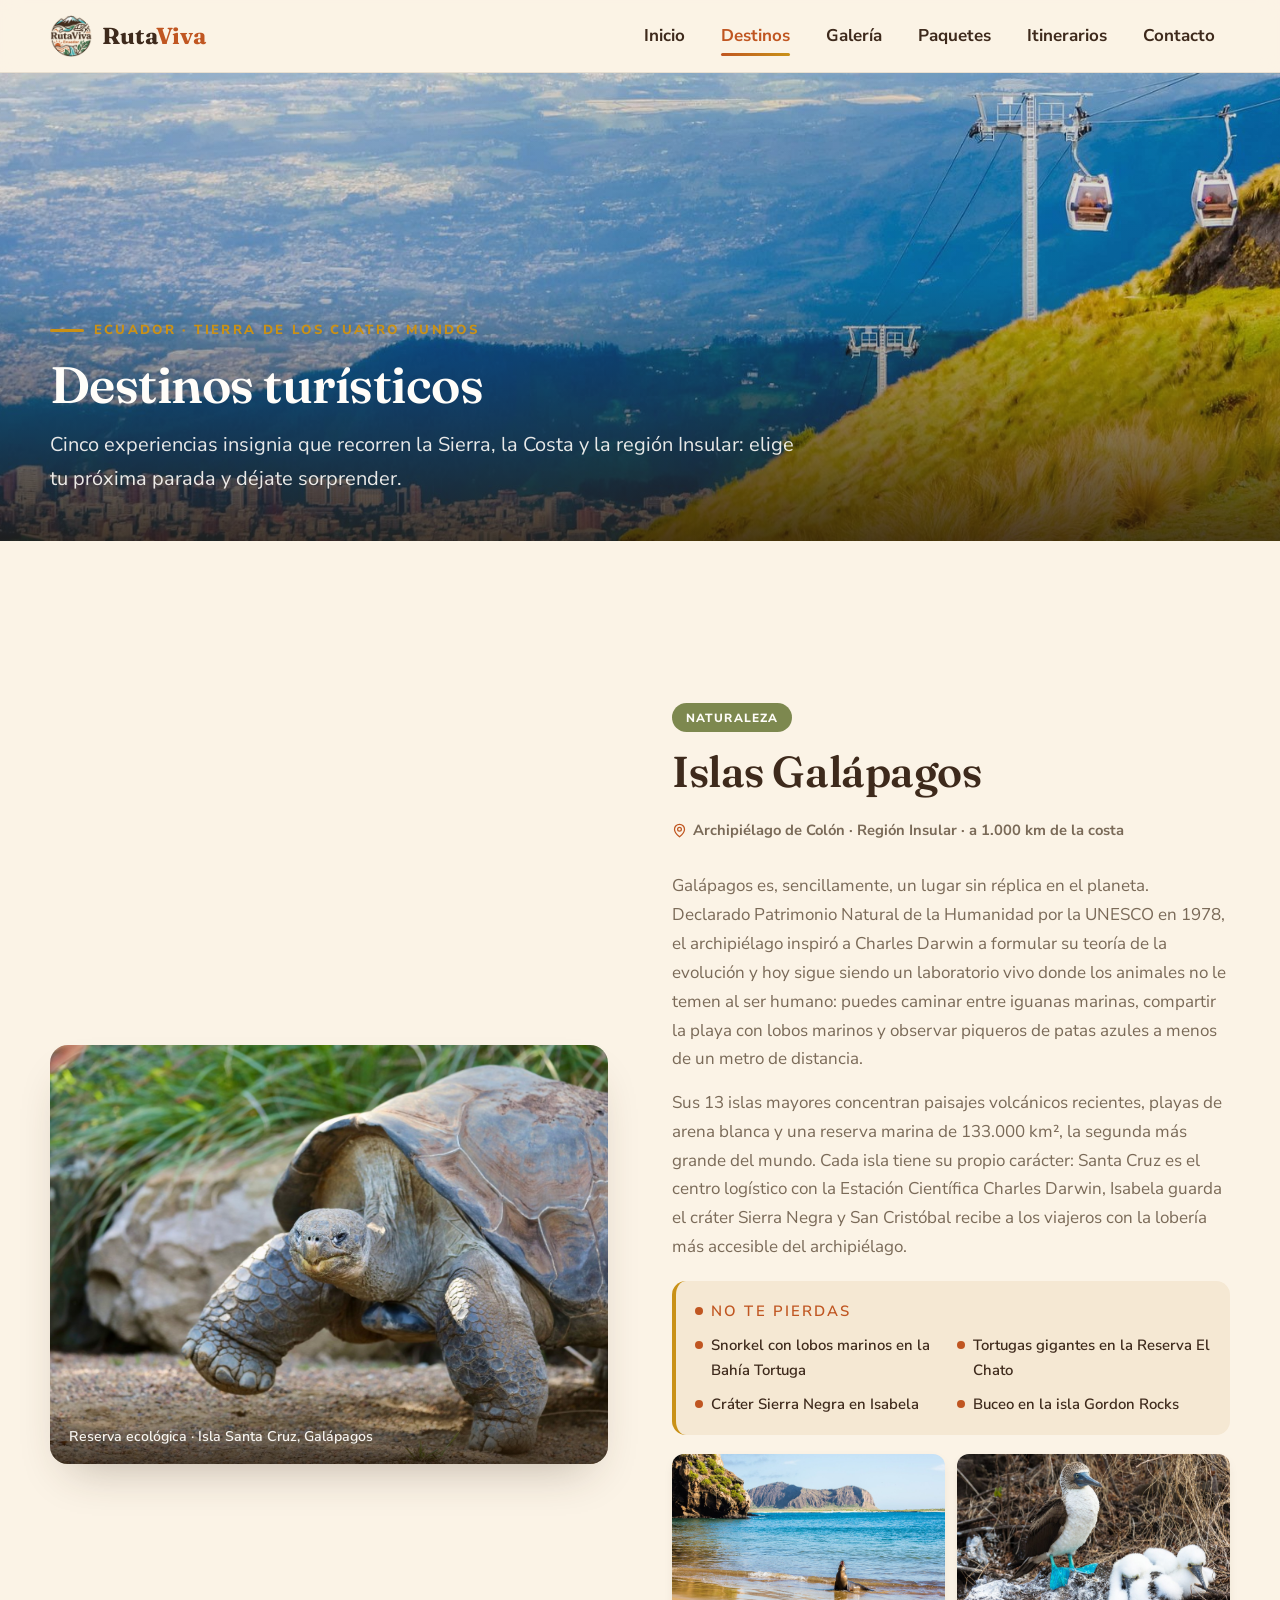
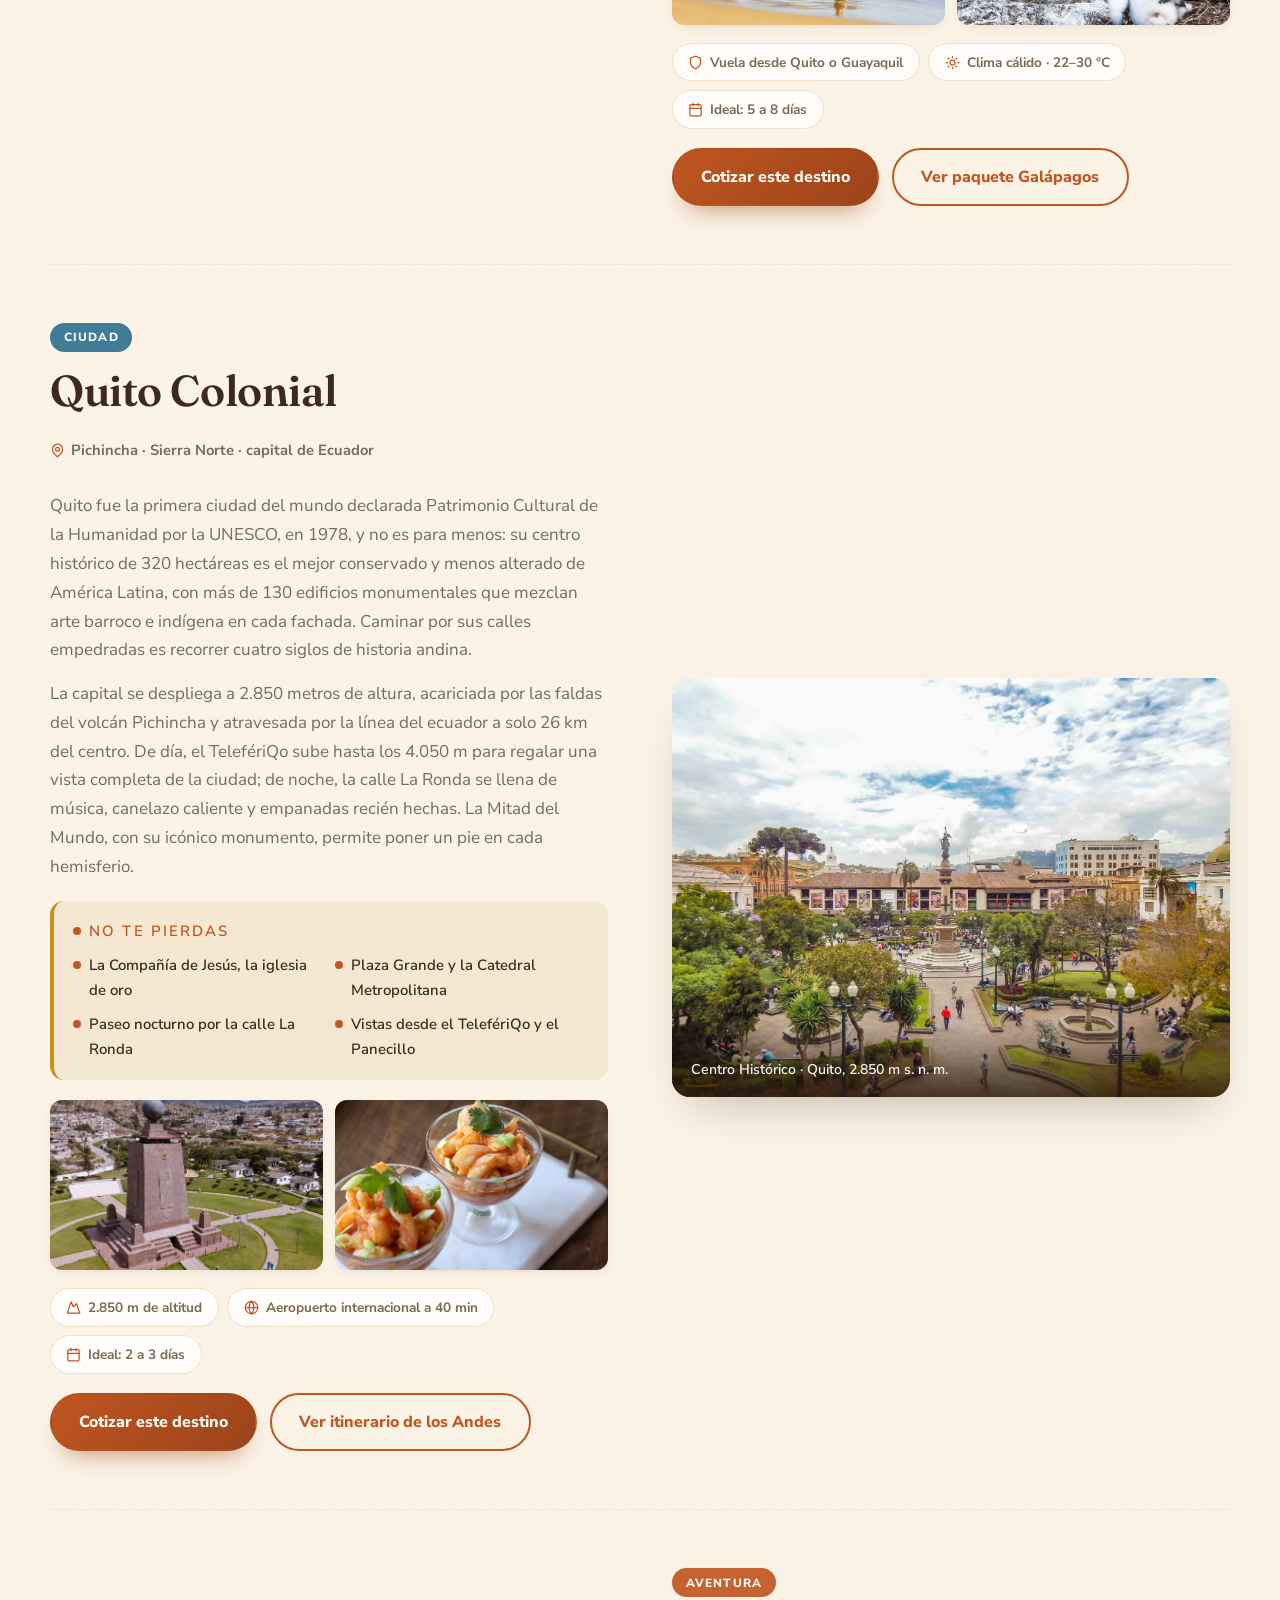
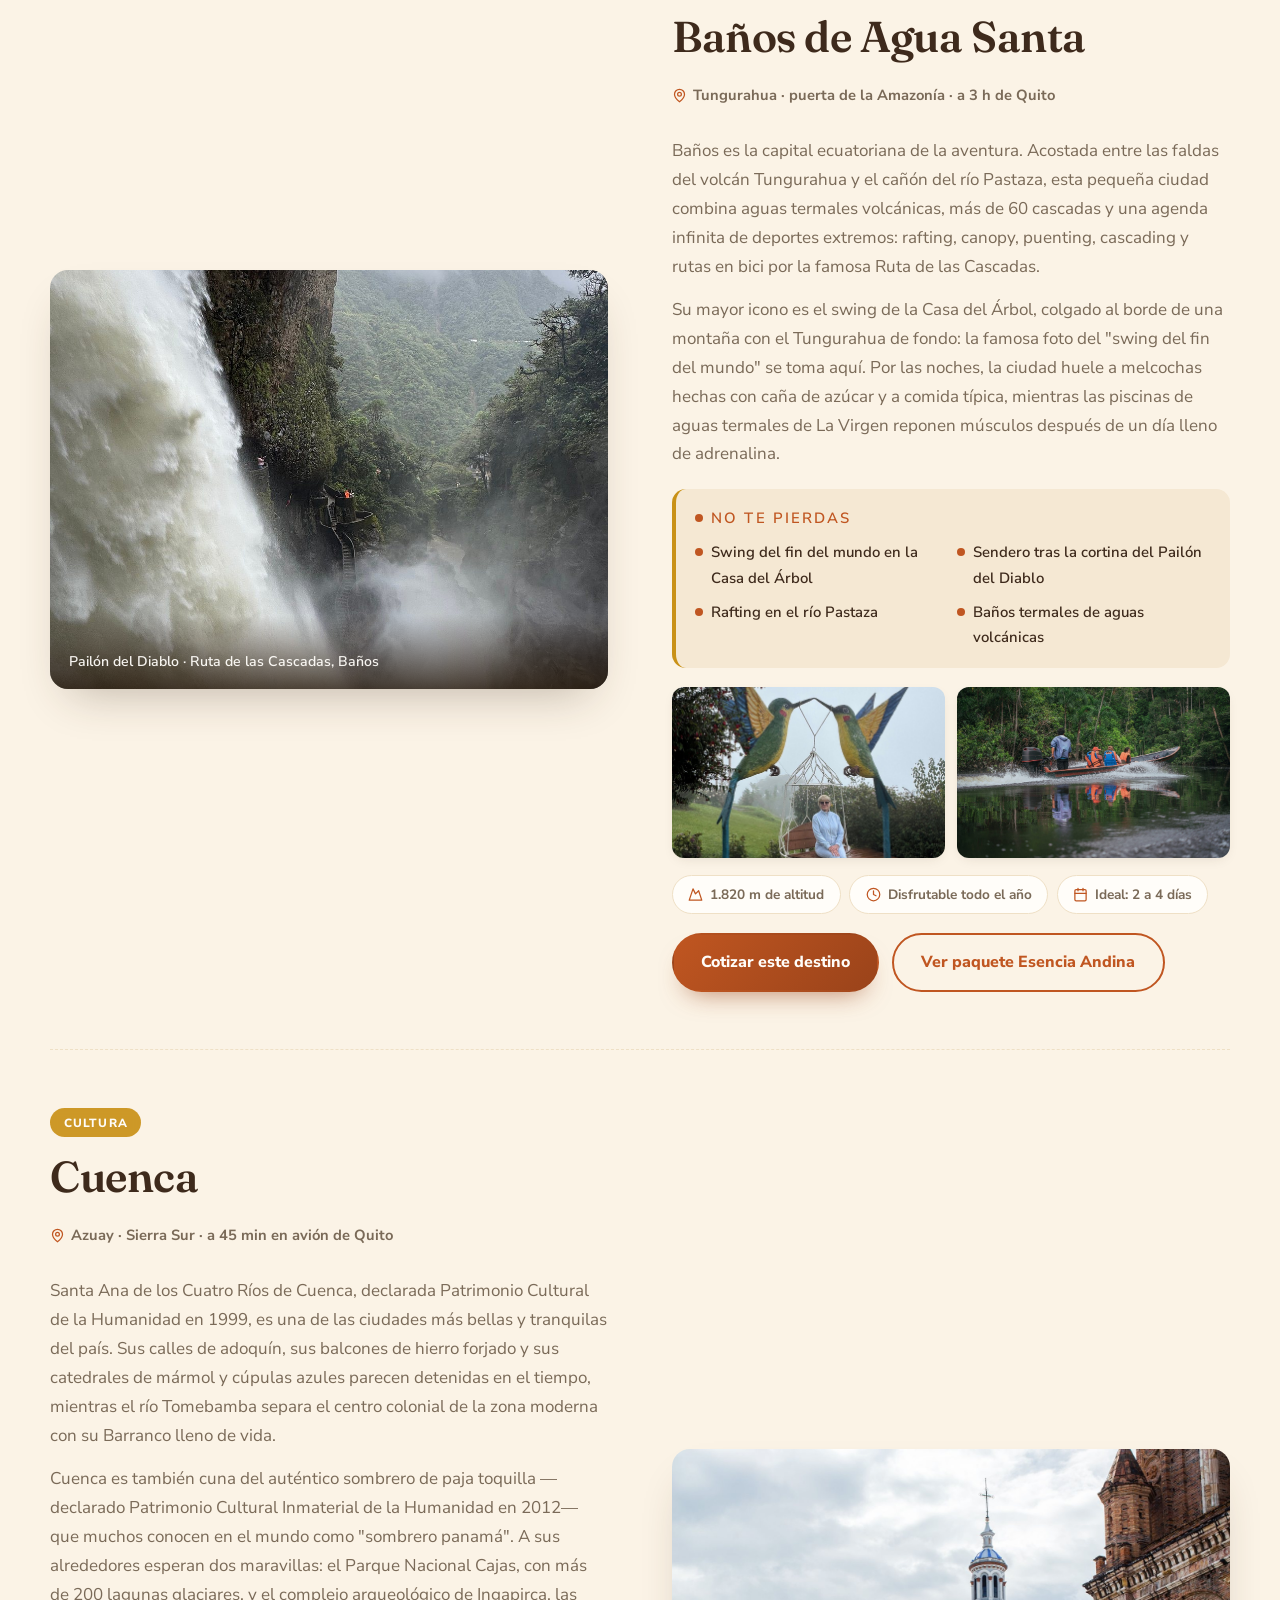
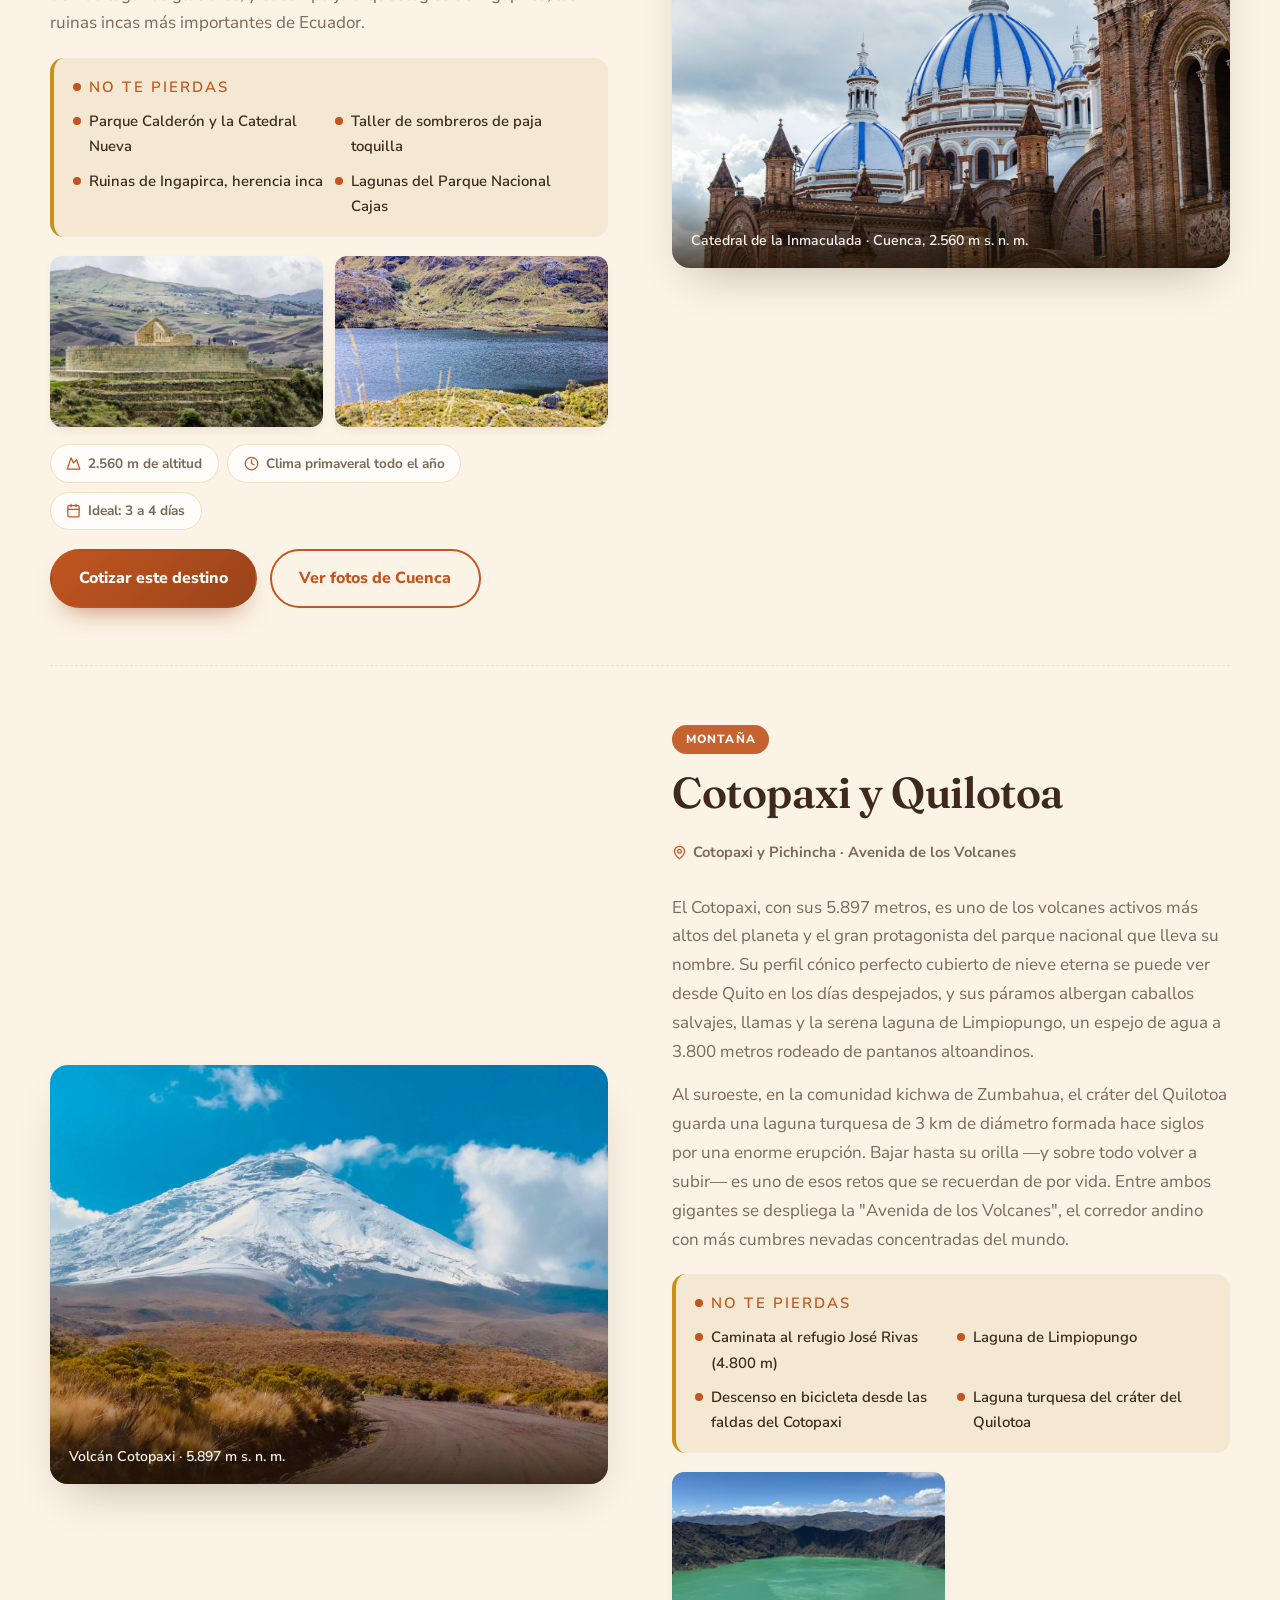
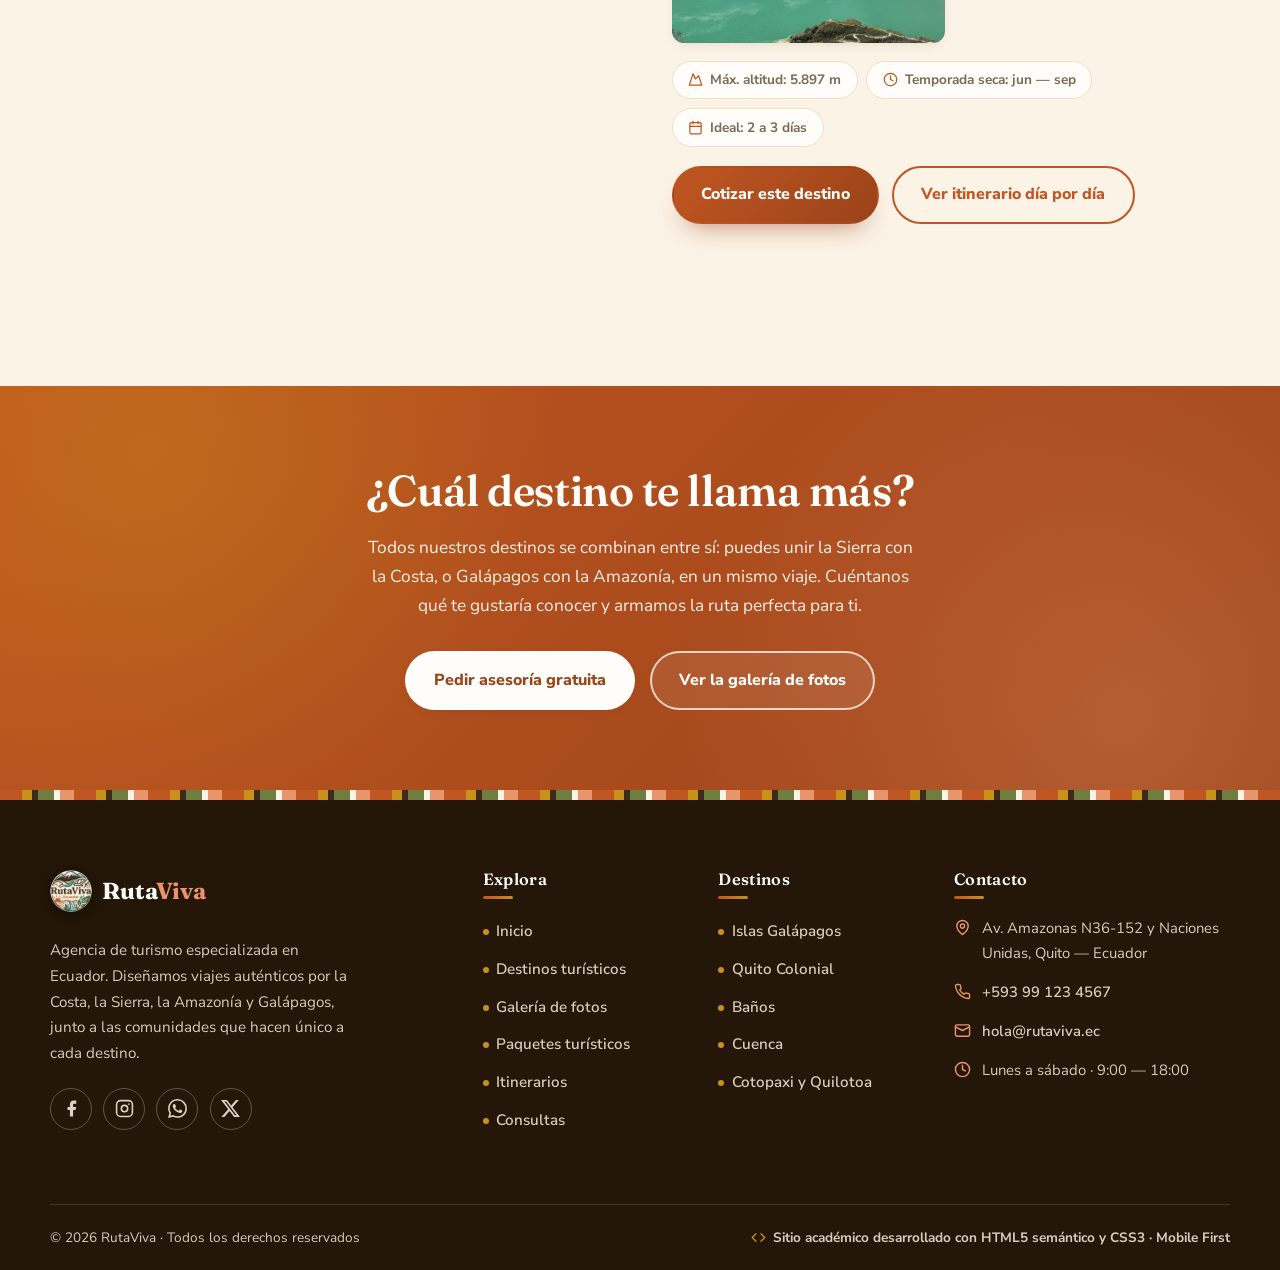
<file: rutaviva/destinos.html>
<!DOCTYPE html>
<html lang="es">
<head>
  <meta charset="UTF-8">
  <meta name="viewport" content="width=device-width, initial-scale=1.0">
  <title>Destinos turísticos de Ecuador · RutaViva</title>
  <meta name="description" content="Descubre los destinos imperdibles de Ecuador: Islas Galápagos, Quito colonial, Baños, Cuenca y el Cotopaxi. Descripciones, fotos y consejos de viaje.">
  <meta name="theme-color" content="#c05621">
  <link rel="icon" type="image/png" href="images/favicon.png">
  <link rel="preconnect" href="https://fonts.googleapis.com">
  <link rel="preconnect" href="https://fonts.gstatic.com" crossorigin>
  <link href="https://fonts.googleapis.com/css2?family=Fraunces:ital,wght@0,500;0,600;0,700;1,600&family=Nunito+Sans:ital,wght@0,400;0,600;0,700;0,800&display=swap" rel="stylesheet">
  <link rel="stylesheet" href="css/styles.css">
</head>
<body>
  <a class="skip-link" href="#contenido">Saltar al contenido principal</a>

  <header class="site-header">
    <div class="container header-inner">
      <a class="brand" href="index.html" aria-label="RutaViva — volver al inicio">
        <img class="brand-mark" src="images/logo-badge.png" alt="" width="42" height="42" decoding="async">
        <span class="brand-name">Ruta<b>Viva</b></span>
      </a>

      <input type="checkbox" id="nav-toggle" class="nav-toggle-checkbox" aria-label="Abrir o cerrar el menú de navegación">
      <label for="nav-toggle" class="nav-toggle" aria-hidden="true">
        <span class="bar"></span>
        <span class="bar"></span>
        <span class="bar"></span>
      </label>

      <nav class="site-nav" aria-label="Navegación principal">
        <ul>
          <li><a href="index.html">Inicio</a></li>
          <li><a href="destinos.html" aria-current="page">Destinos</a></li>
          <li><a href="galeria.html">Galería</a></li>
          <li><a href="paquetes.html">Paquetes</a></li>
          <li><a href="itinerarios.html">Itinerarios</a></li>
          <li><a href="contacto.html">Contacto</a></li>
        </ul>
      </nav>
    </div>
  </header>

  <main id="contenido" tabindex="-1">

    <!-- ================== HÉROE DE PÁGINA ================== -->
    <section class="page-hero" aria-labelledby="titulo-destinos">
      <div class="hero-media">
        <img src="images/teleferico.jpg" alt="Vista panorámica de Quito desde el TelefériQo en las faldas del volcán Pichincha">
      </div>
      <div class="container">
        <div class="page-hero-content">
          <p class="kicker">Ecuador · Tierra de los cuatro mundos</p>
          <h1 id="titulo-destinos">Destinos turísticos</h1>
          <p class="lead">
            Cinco experiencias insignia que recorren la Sierra, la Costa y la
            región Insular: elige tu próxima parada y déjate sorprender.
          </p>
        </div>
      </div>
    </section>

    <!-- ================== LISTA DE DESTINOS ================== -->
    <section class="section" aria-label="Destinos turísticos de Ecuador">
      <div class="container">

        <!-- Destino 1: Galápagos -->
        <article class="destino reveal" id="galapagos">
          <figure class="destino-media">
            <img src="images/galapagos-tortuga.jpg" alt="Tortuga gigante de Galápagos caminando entre la vegetación del archipiélago">
            <figcaption>Reserva ecológica · Isla Santa Cruz, Galápagos</figcaption>
          </figure>

          <div class="destino-info">
            <span class="tag tag-naturaleza">Naturaleza</span>
            <h2>Islas Galápagos</h2>
            <p class="donde">
              <svg viewBox="0 0 24 24" fill="none" stroke="currentColor" stroke-width="2" stroke-linecap="round" stroke-linejoin="round" aria-hidden="true"><path d="M20 10c0 6-8 12-8 12S4 16 4 10a8 8 0 0 1 16 0Z"/><circle cx="12" cy="10" r="3"/></svg>
              Archipiélago de Colón · Región Insular · a 1.000 km de la costa
            </p>

            <p>
              Galápagos es, sencillamente, un lugar sin réplica en el planeta. Declarado
              Patrimonio Natural de la Humanidad por la UNESCO en 1978, el archipiélago
              inspiró a Charles Darwin a formular su teoría de la evolución y hoy sigue
              siendo un laboratorio vivo donde los animales no le temen al ser humano:
              puedes caminar entre iguanas marinas, compartir la playa con lobos marinos
              y observar piqueros de patas azules a menos de un metro de distancia.
            </p>
            <p>
              Sus 13 islas mayores concentran paisajes volcánicos recientes, playas de
              arena blanca y una reserva marina de 133.000 km², la segunda más grande
              del mundo. Cada isla tiene su propio carácter: Santa Cruz es el centro
              logístico con la Estación Científica Charles Darwin, Isabela guarda el
              cráter Sierra Negra y San Cristóbal recibe a los viajeros con la lobería
              más accesible del archipiélago.
            </p>

            <ul class="imperdibles" aria-label="Actividades imperdibles en Galápagos">
              <li class="imperdibles-title">No te pierdas</li>
              <li>Snorkel con lobos marinos en la Bahía Tortuga</li>
              <li>Tortugas gigantes en la Reserva El Chato</li>
              <li>Cráter Sierra Negra en Isabela</li>
              <li>Buceo en la isla Gordon Rocks</li>
            </ul>

            <div class="destino-mini">
              <img src="images/galapagos-mar.jpg" alt="Lobo marino descansando en una playa de arena clara de Galápagos">
              <img src="images/piquero-azul.jpg" alt="Piquero de patas azules posando sobre una roca volcánica en Galápagos">
            </div>

            <div class="fichas" aria-label="Datos prácticos de Galápagos">
              <span class="ficha">
                <svg viewBox="0 0 24 24" fill="none" stroke="currentColor" stroke-width="2" stroke-linecap="round" stroke-linejoin="round" aria-hidden="true"><path d="M12 22s8-4 8-10V5l-8-3-8 3v7c0 6 8 10 8 10Z"/></svg>
                Vuela desde Quito o Guayaquil
              </span>
              <span class="ficha">
                <svg viewBox="0 0 24 24" fill="none" stroke="currentColor" stroke-width="2" stroke-linecap="round" stroke-linejoin="round" aria-hidden="true"><circle cx="12" cy="12" r="4"/><path d="M12 2v2M12 20v2M4.93 4.93l1.41 1.41M17.66 17.66l1.41 1.41M2 12h2M20 12h2M6.34 17.66l-1.41 1.41M19.07 4.93l-1.41 1.41"/></svg>
                Clima cálido · 22–30 °C
              </span>
              <span class="ficha">
                <svg viewBox="0 0 24 24" fill="none" stroke="currentColor" stroke-width="2" stroke-linecap="round" stroke-linejoin="round" aria-hidden="true"><rect x="3" y="4" width="18" height="18" rx="2"/><path d="M16 2v4M8 2v4M3 10h18"/></svg>
                Ideal: 5 a 8 días
              </span>
            </div>

            <div class="destino-acciones">
              <a class="btn btn-primary" href="contacto.html">Cotizar este destino</a>
              <a class="btn btn-outline" href="paquetes.html#galapagos-paquete">Ver paquete Galápagos</a>
            </div>
          </div>
        </article>

        <!-- Destino 2: Quito -->
        <article class="destino reveal" id="quito">
          <figure class="destino-media">
            <img src="images/quito-centro.jpg" alt="Centro histórico de Quito con sus plazas y fachadas coloniales conservadas">
            <figcaption>Centro Histórico · Quito, 2.850 m s. n. m.</figcaption>
          </figure>

          <div class="destino-info">
            <span class="tag tag-ciudad">Ciudad</span>
            <h2>Quito Colonial</h2>
            <p class="donde">
              <svg viewBox="0 0 24 24" fill="none" stroke="currentColor" stroke-width="2" stroke-linecap="round" stroke-linejoin="round" aria-hidden="true"><path d="M20 10c0 6-8 12-8 12S4 16 4 10a8 8 0 0 1 16 0Z"/><circle cx="12" cy="10" r="3"/></svg>
              Pichincha · Sierra Norte · capital de Ecuador
            </p>

            <p>
              Quito fue la primera ciudad del mundo declarada Patrimonio Cultural de la
              Humanidad por la UNESCO, en 1978, y no es para menos: su centro histórico
              de 320 hectáreas es el mejor conservado y menos alterado de América Latina,
              con más de 130 edificios monumentales que mezclan arte barroco e indígena
              en cada fachada. Caminar por sus calles empedradas es recorrer cuatro
              siglos de historia andina.
            </p>
            <p>
              La capital se despliega a 2.850 metros de altura, acariciada por las faldas
              del volcán Pichincha y atravesada por la línea del ecuador a solo 26 km del
              centro. De día, el TelefériQo sube hasta los 4.050 m para regalar una vista
              completa de la ciudad; de noche, la calle La Ronda se llena de música,
              canelazo caliente y empanadas recién hechas. La Mitad del Mundo, con su
              icónico monumento, permite poner un pie en cada hemisferio.
            </p>

            <ul class="imperdibles" aria-label="Actividades imperdibles en Quito">
              <li class="imperdibles-title">No te pierdas</li>
              <li>La Compañía de Jesús, la iglesia de oro</li>
              <li>Plaza Grande y la Catedral Metropolitana</li>
              <li>Paseo nocturno por la calle La Ronda</li>
              <li>Vistas desde el TelefériQo y el Panecillo</li>
            </ul>

            <div class="destino-mini">
              <img src="images/mitad-mundo.jpg" alt="Monumento de la Mitad del Mundo en San Antonio de Pichincha, Quito">
              <img src="images/comida-ecuador.jpg" alt="Plato típico ecuatoriano con ceviche de camarón y guarniciones tradicionales">
            </div>

            <div class="fichas" aria-label="Datos prácticos de Quito">
              <span class="ficha">
                <svg viewBox="0 0 24 24" fill="none" stroke="currentColor" stroke-width="2" stroke-linecap="round" stroke-linejoin="round" aria-hidden="true"><path d="m8 3 4 8 5-5 5 15H2L8 3z"/></svg>
                2.850 m de altitud
              </span>
              <span class="ficha">
                <svg viewBox="0 0 24 24" fill="none" stroke="currentColor" stroke-width="2" stroke-linecap="round" stroke-linejoin="round" aria-hidden="true"><circle cx="12" cy="12" r="10"/><path d="M2 12h20"/><path d="M12 2a15.3 15.3 0 0 1 4 10 15.3 15.3 0 0 1-4 10 15.3 15.3 0 0 1-4-10 15.3 15.3 0 0 1 4-10Z"/></svg>
                Aeropuerto internacional a 40 min
              </span>
              <span class="ficha">
                <svg viewBox="0 0 24 24" fill="none" stroke="currentColor" stroke-width="2" stroke-linecap="round" stroke-linejoin="round" aria-hidden="true"><rect x="3" y="4" width="18" height="18" rx="2"/><path d="M16 2v4M8 2v4M3 10h18"/></svg>
                Ideal: 2 a 3 días
              </span>
            </div>

            <div class="destino-acciones">
              <a class="btn btn-primary" href="contacto.html">Cotizar este destino</a>
              <a class="btn btn-outline" href="itinerarios.html#andes">Ver itinerario de los Andes</a>
            </div>
          </div>
        </article>

        <!-- Destino 3: Baños -->
        <article class="destino reveal" id="banos">
          <figure class="destino-media">
            <img src="images/banos-cascada.jpg" alt="Cascada del Pailón del Diablo en la ruta de las cascadas de Baños">
            <figcaption>Pailón del Diablo · Ruta de las Cascadas, Baños</figcaption>
          </figure>

          <div class="destino-info">
            <span class="tag tag-aventura">Aventura</span>
            <h2>Baños de Agua Santa</h2>
            <p class="donde">
              <svg viewBox="0 0 24 24" fill="none" stroke="currentColor" stroke-width="2" stroke-linecap="round" stroke-linejoin="round" aria-hidden="true"><path d="M20 10c0 6-8 12-8 12S4 16 4 10a8 8 0 0 1 16 0Z"/><circle cx="12" cy="10" r="3"/></svg>
              Tungurahua · puerta de la Amazonía · a 3 h de Quito
            </p>

            <p>
              Baños es la capital ecuatoriana de la aventura. Acostada entre las faldas
              del volcán Tungurahua y el cañón del río Pastaza, esta pequeña ciudad
              combina aguas termales volcánicas, más de 60 cascadas y una agenda
              infinita de deportes extremos: rafting, canopy, puenting, cascading y
              rutas en bici por la famosa Ruta de las Cascadas.
            </p>
            <p>
              Su mayor icono es el swing de la Casa del Árbol, colgado al borde de una
              montaña con el Tungurahua de fondo: la famosa foto del "swing del fin del
              mundo" se toma aquí. Por las noches, la ciudad huele a melcochas hechas
              con caña de azúcar y a comida típica, mientras las piscinas de aguas
              termales de La Virgen reponen músculos después de un día lleno de
              adrenalina.
            </p>

            <ul class="imperdibles" aria-label="Actividades imperdibles en Baños">
              <li class="imperdibles-title">No te pierdas</li>
              <li>Swing del fin del mundo en la Casa del Árbol</li>
              <li>Sendero tras la cortina del Pailón del Diablo</li>
              <li>Rafting en el río Pastaza</li>
              <li>Baños termales de aguas volcánicas</li>
            </ul>

            <div class="destino-mini">
              <img src="images/banos-swing.jpg" alt="Casa del Árbol de Baños con su icónico swing mirando al volcán Tungurahua">
              <img src="images/amazonia-rio.jpg" alt="Río Pastaza en el desfiladero que conecta Baños con la Amazonía">
            </div>

            <div class="fichas" aria-label="Datos prácticos de Baños">
              <span class="ficha">
                <svg viewBox="0 0 24 24" fill="none" stroke="currentColor" stroke-width="2" stroke-linecap="round" stroke-linejoin="round" aria-hidden="true"><path d="m8 3 4 8 5-5 5 15H2L8 3z"/></svg>
                1.820 m de altitud
              </span>
              <span class="ficha">
                <svg viewBox="0 0 24 24" fill="none" stroke="currentColor" stroke-width="2" stroke-linecap="round" stroke-linejoin="round" aria-hidden="true"><circle cx="12" cy="12" r="10"/><path d="M12 6v6l4 2"/></svg>
                Disfrutable todo el año
              </span>
              <span class="ficha">
                <svg viewBox="0 0 24 24" fill="none" stroke="currentColor" stroke-width="2" stroke-linecap="round" stroke-linejoin="round" aria-hidden="true"><rect x="3" y="4" width="18" height="18" rx="2"/><path d="M16 2v4M8 2v4M3 10h18"/></svg>
                Ideal: 2 a 4 días
              </span>
            </div>

            <div class="destino-acciones">
              <a class="btn btn-primary" href="contacto.html">Cotizar este destino</a>
              <a class="btn btn-outline" href="paquetes.html#andina-paquete">Ver paquete Esencia Andina</a>
            </div>
          </div>
        </article>

        <!-- Destino 4: Cuenca -->
        <article class="destino reveal" id="cuenca">
          <figure class="destino-media">
            <img src="images/cuenca-catedral.jpg" alt="Catedral de la Inmaculada Concepción de Cuenca con sus cúpulas azuladas">
            <figcaption>Catedral de la Inmaculada · Cuenca, 2.560 m s. n. m.</figcaption>
          </figure>

          <div class="destino-info">
            <span class="tag tag-cultura">Cultura</span>
            <h2>Cuenca</h2>
            <p class="donde">
              <svg viewBox="0 0 24 24" fill="none" stroke="currentColor" stroke-width="2" stroke-linecap="round" stroke-linejoin="round" aria-hidden="true"><path d="M20 10c0 6-8 12-8 12S4 16 4 10a8 8 0 0 1 16 0Z"/><circle cx="12" cy="10" r="3"/></svg>
              Azuay · Sierra Sur · a 45 min en avión de Quito
            </p>

            <p>
              Santa Ana de los Cuatro Ríos de Cuenca, declarada Patrimonio Cultural de
              la Humanidad en 1999, es una de las ciudades más bellas y tranquilas del
              país. Sus calles de adoquín, sus balcones de hierro forjado y sus
              catedrales de mármol y cúpulas azules parecen detenidas en el tiempo,
              mientras el río Tomebamba separa el centro colonial de la zona moderna
              con su Barranco lleno de vida.
            </p>
            <p>
              Cuenca es también cuna del auténtico sombrero de paja toquilla —declarado
              Patrimonio Cultural Inmaterial de la Humanidad en 2012— que muchos
              conocen en el mundo como "sombrero panamá". A sus alrededores esperan dos
              maravillas: el Parque Nacional Cajas, con más de 200 lagunas glaciares, y
              el complejo arqueológico de Ingapirca, las ruinas incas más importantes
              de Ecuador.
            </p>

            <ul class="imperdibles" aria-label="Actividades imperdibles en Cuenca">
              <li class="imperdibles-title">No te pierdas</li>
              <li>Parque Calderón y la Catedral Nueva</li>
              <li>Taller de sombreros de paja toquilla</li>
              <li>Ruinas de Ingapirca, herencia inca</li>
              <li>Lagunas del Parque Nacional Cajas</li>
            </ul>

            <div class="destino-mini">
              <img src="images/ingapirca.jpg" alt="Muros de piedra del complejo arqueológico inca de Ingapirca, en Cañar">
              <img src="images/cajas.jpg" alt="Lagunas del páramo del Parque Nacional Cajas cerca de Cuenca">
            </div>

            <div class="fichas" aria-label="Datos prácticos de Cuenca">
              <span class="ficha">
                <svg viewBox="0 0 24 24" fill="none" stroke="currentColor" stroke-width="2" stroke-linecap="round" stroke-linejoin="round" aria-hidden="true"><path d="m8 3 4 8 5-5 5 15H2L8 3z"/></svg>
                2.560 m de altitud
              </span>
              <span class="ficha">
                <svg viewBox="0 0 24 24" fill="none" stroke="currentColor" stroke-width="2" stroke-linecap="round" stroke-linejoin="round" aria-hidden="true"><circle cx="12" cy="12" r="10"/><path d="M12 6v6l4 2"/></svg>
                Clima primaveral todo el año
              </span>
              <span class="ficha">
                <svg viewBox="0 0 24 24" fill="none" stroke="currentColor" stroke-width="2" stroke-linecap="round" stroke-linejoin="round" aria-hidden="true"><rect x="3" y="4" width="18" height="18" rx="2"/><path d="M16 2v4M8 2v4M3 10h18"/></svg>
                Ideal: 3 a 4 días
              </span>
            </div>

            <div class="destino-acciones">
              <a class="btn btn-primary" href="contacto.html">Cotizar este destino</a>
              <a class="btn btn-outline" href="galeria.html">Ver fotos de Cuenca</a>
            </div>
          </div>
        </article>

        <!-- Destino 5: Cotopaxi y Quilotoa -->
        <article class="destino reveal" id="cotopaxi">
          <figure class="destino-media">
            <img src="images/cotopaxi.jpg" alt="Volcán Cotopaxi nevado bajo un cielo despejado de la Sierra ecuatoriana">
            <figcaption>Volcán Cotopaxi · 5.897 m s. n. m.</figcaption>
          </figure>

          <div class="destino-info">
            <span class="tag tag-aventura">Montaña</span>
            <h2>Cotopaxi y Quilotoa</h2>
            <p class="donde">
              <svg viewBox="0 0 24 24" fill="none" stroke="currentColor" stroke-width="2" stroke-linecap="round" stroke-linejoin="round" aria-hidden="true"><path d="M20 10c0 6-8 12-8 12S4 16 4 10a8 8 0 0 1 16 0Z"/><circle cx="12" cy="10" r="3"/></svg>
              Cotopaxi y Pichincha · Avenida de los Volcanes
            </p>

            <p>
              El Cotopaxi, con sus 5.897 metros, es uno de los volcanes activos más
              altos del planeta y el gran protagonista del parque nacional que lleva su
              nombre. Su perfil cónico perfecto cubierto de nieve eterna se puede ver
              desde Quito en los días despejados, y sus páramos albergan caballos
              salvajes, llamas y la serena laguna de Limpiopungo, un espejo de agua a
              3.800 metros rodeado de pantanos altoandinos.
            </p>
            <p>
              Al suroeste, en la comunidad kichwa de Zumbahua, el cráter del Quilotoa
              guarda una laguna turquesa de 3 km de diámetro formada hace siglos por
              una enorme erupción. Bajar hasta su orilla —y sobre todo volver a subir—
              es uno de esos retos que se recuerdan de por vida. Entre ambos gigantes
              se despliega la "Avenida de los Volcanes", el corredor andino con más
              cumbres nevadas concentradas del mundo.
            </p>

            <ul class="imperdibles" aria-label="Actividades imperdibles en Cotopaxi y Quilotoa">
              <li class="imperdibles-title">No te pierdas</li>
              <li>Caminata al refugio José Rivas (4.800 m)</li>
              <li>Laguna de Limpiopungo</li>
              <li>Descenso en bicicleta desde las faldas del Cotopaxi</li>
              <li>Laguna turquesa del cráter del Quilotoa</li>
            </ul>

            <div class="destino-mini">
              <img src="images/hero-quilotoa.jpg" alt="Laguna turquesa dentro del cráter del Quilotoa, en la Sierra ecuatoriana">
            </div>

            <div class="fichas" aria-label="Datos prácticos de Cotopaxi y Quilotoa">
              <span class="ficha">
                <svg viewBox="0 0 24 24" fill="none" stroke="currentColor" stroke-width="2" stroke-linecap="round" stroke-linejoin="round" aria-hidden="true"><path d="m8 3 4 8 5-5 5 15H2L8 3z"/></svg>
                Máx. altitud: 5.897 m
              </span>
              <span class="ficha">
                <svg viewBox="0 0 24 24" fill="none" stroke="currentColor" stroke-width="2" stroke-linecap="round" stroke-linejoin="round" aria-hidden="true"><circle cx="12" cy="12" r="10"/><path d="M12 6v6l4 2"/></svg>
                Temporada seca: jun — sep
              </span>
              <span class="ficha">
                <svg viewBox="0 0 24 24" fill="none" stroke="currentColor" stroke-width="2" stroke-linecap="round" stroke-linejoin="round" aria-hidden="true"><rect x="3" y="4" width="18" height="18" rx="2"/><path d="M16 2v4M8 2v4M3 10h18"/></svg>
                Ideal: 2 a 3 días
              </span>
            </div>

            <div class="destino-acciones">
              <a class="btn btn-primary" href="contacto.html">Cotizar este destino</a>
              <a class="btn btn-outline" href="itinerarios.html#andes">Ver itinerario día por día</a>
            </div>
          </div>
        </article>

      </div>
    </section>

    <!-- ================== LLAMADO A LA ACCIÓN ================== -->
    <section class="cta-band" aria-labelledby="titulo-cta-destinos">
      <div class="container reveal">
        <h2 id="titulo-cta-destinos">¿Cuál destino te llama más?</h2>
        <p>
          Todos nuestros destinos se combinan entre sí: puedes unir la Sierra con la
          Costa, o Galápagos con la Amazonía, en un mismo viaje. Cuéntanos qué te
          gustaría conocer y armamos la ruta perfecta para ti.
        </p>
        <div class="cta-actions">
          <a class="btn btn-light" href="contacto.html">Pedir asesoría gratuita</a>
          <a class="btn btn-ghost" href="galeria.html">Ver la galería de fotos</a>
        </div>
      </div>
    </section>
  </main>

  <footer class="site-footer">
    <div class="textil" aria-hidden="true"></div>
    <div class="container">
      <div class="footer-grid">

        <div class="footer-about">
          <a class="brand" href="index.html">
            <img class="brand-mark" src="images/logo-badge.png" alt="" width="42" height="42" decoding="async">
            <span class="brand-name">Ruta<b>Viva</b></span>
          </a>
          <p>
            Agencia de turismo especializada en Ecuador. Diseñamos viajes
            auténticos por la Costa, la Sierra, la Amazonía y Galápagos,
            junto a las comunidades que hacen único a cada destino.
          </p>
          <div class="footer-social">
            <a href="https://www.facebook.com/" target="_blank" rel="noopener" aria-label="Facebook de RutaViva">
              <svg viewBox="0 0 24 24" fill="currentColor" aria-hidden="true"><path d="M18 2h-3a5 5 0 0 0-5 5v3H7v4h3v8h4v-8h3l1-4h-4V7a1 1 0 0 1 1-1h3z"/></svg>
            </a>
            <a href="https://www.instagram.com/" target="_blank" rel="noopener" aria-label="Instagram de RutaViva">
              <svg viewBox="0 0 24 24" fill="none" stroke="currentColor" stroke-width="2" stroke-linecap="round" stroke-linejoin="round" aria-hidden="true"><rect x="2" y="2" width="20" height="20" rx="5"/><circle cx="12" cy="12" r="4"/><path d="M17.5 6.5h.01"/></svg>
            </a>
            <a href="https://wa.me/593991234567" target="_blank" rel="noopener" aria-label="WhatsApp de RutaViva">
              <svg viewBox="0 0 24 24" fill="currentColor" aria-hidden="true"><path d="M17.472 14.382c-.297-.149-1.758-.867-2.03-.967-.273-.099-.471-.148-.67.15-.197.297-.767.966-.94 1.164-.173.199-.347.223-.644.075-.297-.15-1.255-.463-2.39-1.475-.883-.788-1.48-1.761-1.653-2.059-.173-.297-.018-.458.13-.606.134-.133.298-.347.446-.52.149-.174.198-.298.298-.497.099-.198.05-.371-.025-.52-.075-.149-.669-1.612-.916-2.207-.242-.579-.487-.5-.669-.51-.173-.008-.371-.01-.57-.01-.198 0-.52.074-.792.372-.272.297-1.04 1.016-1.04 2.479 0 1.462 1.065 2.875 1.213 3.074.149.198 2.096 3.2 5.077 4.487.709.306 1.262.489 1.694.625.712.227 1.36.195 1.871.118.571-.085 1.758-.719 2.006-1.413.248-.694.248-1.289.173-1.413-.074-.124-.272-.198-.57-.347m-5.421 7.403h-.004a9.87 9.87 0 0 1-5.031-1.378l-.361-.214-3.741.982.998-3.648-.235-.374a9.86 9.86 0 0 1-1.51-5.26c.001-5.45 4.436-9.884 9.888-9.884 2.64 0 5.122 1.03 6.988 2.898a9.825 9.825 0 0 1 2.893 6.994c-.003 5.45-4.437 9.884-9.885 9.884m8.413-18.297A11.815 11.815 0 0 0 12.05 0C5.495 0 .16 5.335.157 11.892c0 2.096.547 4.142 1.588 5.945L.057 24l6.305-1.654a11.882 11.882 0 0 0 5.683 1.448h.005c6.554 0 11.89-5.335 11.893-11.893a11.821 11.821 0 0 0-3.48-8.413Z"/></svg>
            </a>
            <a href="https://x.com/" target="_blank" rel="noopener" aria-label="Perfil de RutaViva en X">
              <svg viewBox="0 0 24 24" fill="currentColor" aria-hidden="true"><path d="M18.901 1.153h3.68l-8.04 9.19L24 22.846h-7.406l-5.8-7.584-6.638 7.584H.474l8.6-9.83L0 1.154h7.594l5.243 6.932ZM17.61 20.644h2.039L6.486 3.24H4.298Z"/></svg>
            </a>
          </div>
        </div>

        <nav aria-label="Enlaces del sitio">
          <h3>Explora</h3>
          <ul class="footer-links">
            <li><a href="index.html">Inicio</a></li>
            <li><a href="destinos.html">Destinos turísticos</a></li>
            <li><a href="galeria.html">Galería de fotos</a></li>
            <li><a href="paquetes.html">Paquetes turísticos</a></li>
            <li><a href="itinerarios.html">Itinerarios</a></li>
            <li><a href="contacto.html">Consultas</a></li>
          </ul>
        </nav>

        <div>
          <h3>Destinos</h3>
          <ul class="footer-links">
            <li><a href="destinos.html#galapagos">Islas Galápagos</a></li>
            <li><a href="destinos.html#quito">Quito Colonial</a></li>
            <li><a href="destinos.html#banos">Baños</a></li>
            <li><a href="destinos.html#cuenca">Cuenca</a></li>
            <li><a href="destinos.html#cotopaxi">Cotopaxi y Quilotoa</a></li>
          </ul>
        </div>

        <div>
          <h3>Contacto</h3>
          <p class="footer-dato">
            <svg viewBox="0 0 24 24" fill="none" stroke="currentColor" stroke-width="2" stroke-linecap="round" stroke-linejoin="round" aria-hidden="true"><path d="M20 10c0 6-8 12-8 12S4 16 4 10a8 8 0 0 1 16 0Z"/><circle cx="12" cy="10" r="3"/></svg>
            Av. Amazonas N36-152 y Naciones Unidas, Quito — Ecuador
          </p>
          <p class="footer-dato">
            <svg viewBox="0 0 24 24" fill="none" stroke="currentColor" stroke-width="2" stroke-linecap="round" stroke-linejoin="round" aria-hidden="true"><path d="M22 16.92v3a2 2 0 0 1-2.18 2 19.79 19.79 0 0 1-8.63-3.07 19.5 19.5 0 0 1-6-6 19.79 19.79 0 0 1-3.07-8.67A2 2 0 0 1 4.11 2h3a2 2 0 0 1 2 1.72 12.84 12.84 0 0 0 .7 2.81 2 2 0 0 1-.45 2.11L8.09 9.91a16 16 0 0 0 6 6l1.27-1.27a2 2 0 0 1 2.11-.45 12.84 12.84 0 0 0 2.81.7A2 2 0 0 1 22 16.92Z"/></svg>
            <a href="tel:+593991234567">+593 99 123 4567</a>
          </p>
          <p class="footer-dato">
            <svg viewBox="0 0 24 24" fill="none" stroke="currentColor" stroke-width="2" stroke-linecap="round" stroke-linejoin="round" aria-hidden="true"><rect x="2" y="4" width="20" height="16" rx="2"/><path d="m22 7-10 5L2 7"/></svg>
            <a href="mailto:hola@rutaviva.ec">hola@rutaviva.ec</a>
          </p>
          <p class="footer-dato">
            <svg viewBox="0 0 24 24" fill="none" stroke="currentColor" stroke-width="2" stroke-linecap="round" stroke-linejoin="round" aria-hidden="true"><circle cx="12" cy="12" r="10"/><path d="M12 6v6l4 2"/></svg>
            Lunes a sábado · 9:00 — 18:00
          </p>
        </div>
      </div>

      <div class="footer-bottom">
        <p>© 2026 RutaViva · Todos los derechos reservados</p>
        <p class="footer-tech">
          <svg viewBox="0 0 24 24" fill="none" stroke="currentColor" stroke-width="2" stroke-linecap="round" stroke-linejoin="round" aria-hidden="true"><path d="m16 18 6-6-6-6"/><path d="m8 6-6 6 6 6"/></svg>
          Sitio académico desarrollado con HTML5 semántico y CSS3 · Mobile First
        </p>
      </div>
    </div>
  </footer>
</body>
</html>
</file>
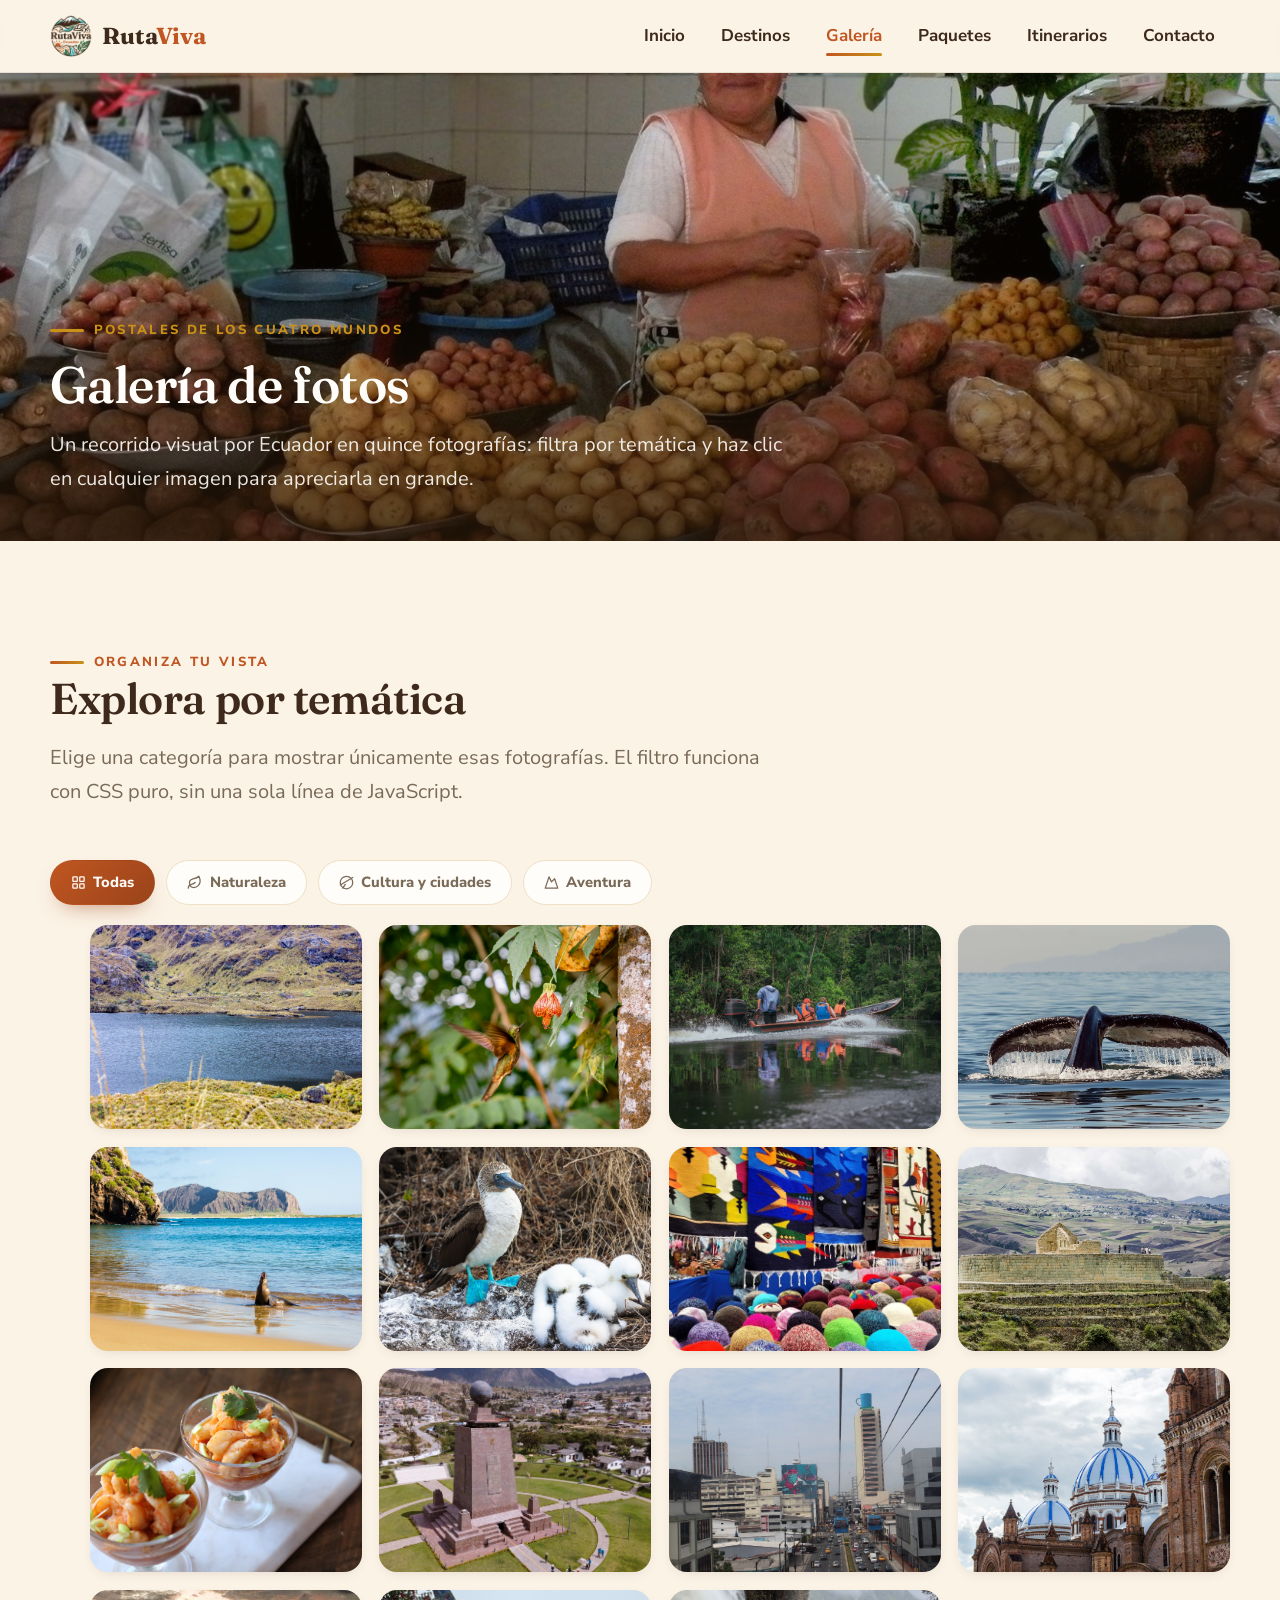
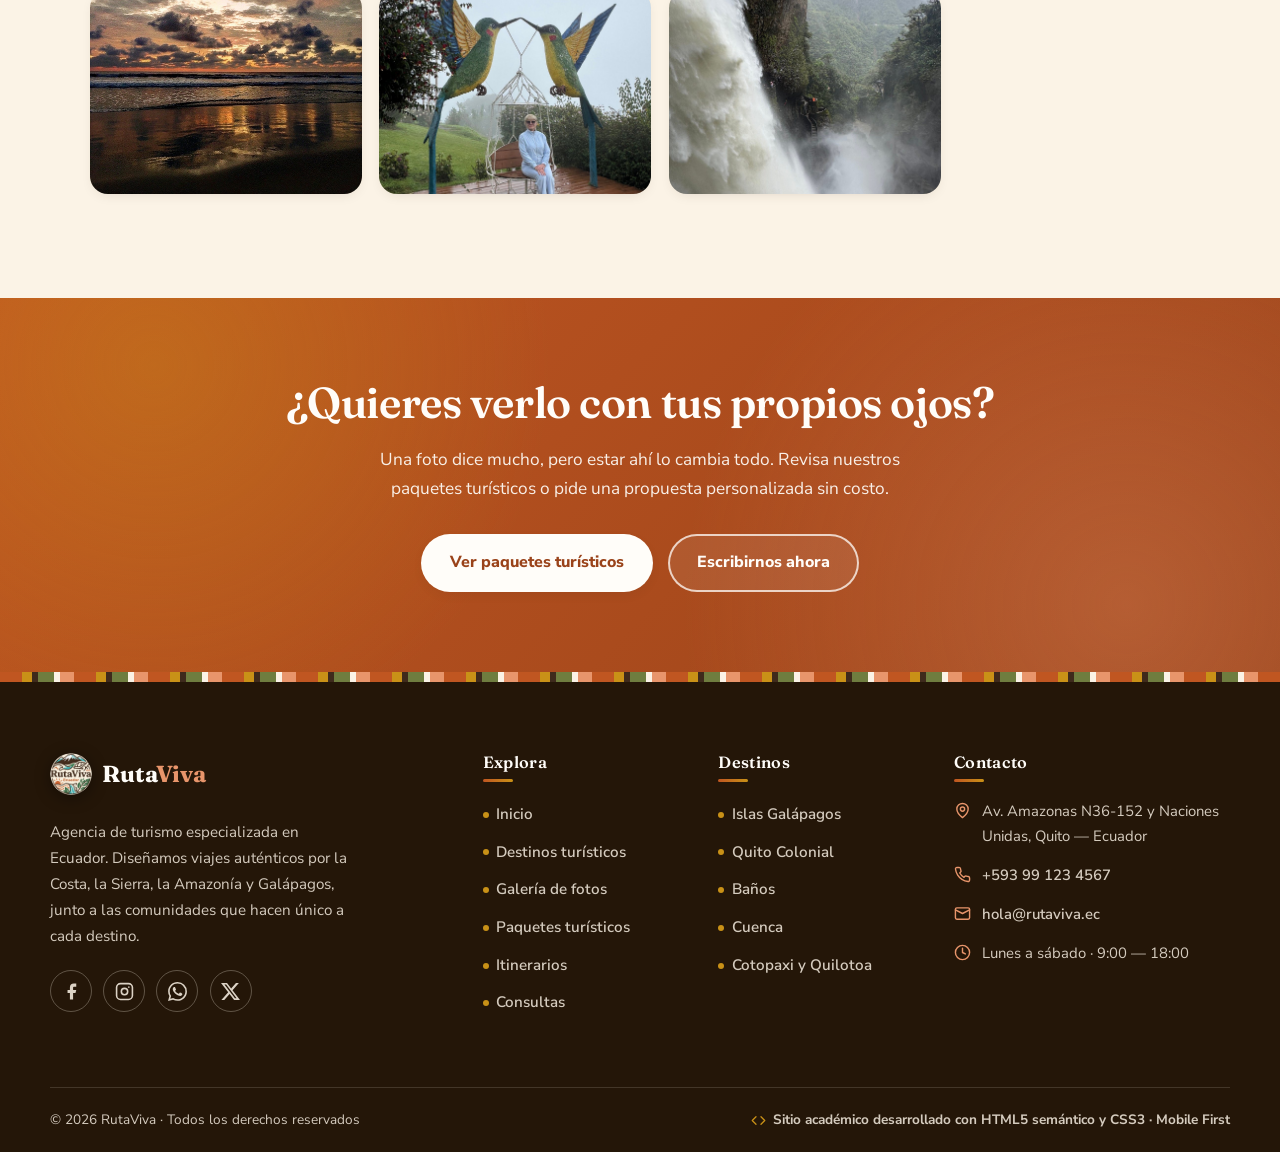
<file: rutaviva/galeria.html>
<!DOCTYPE html>
<html lang="es">
<head>
  <meta charset="UTF-8">
  <meta name="viewport" content="width=device-width, initial-scale=1.0">
  <title>Galería de fotos · Ecuador con RutaViva</title>
  <meta name="description" content="Galería fotográfica de Ecuador: naturaleza, cultura, ciudades y aventura. Filtra por categoría y amplía cada imagen de nuestros destinos.">
  <meta name="theme-color" content="#c05621">
  <link rel="icon" type="image/png" href="images/favicon.png">
  <link rel="preconnect" href="https://fonts.googleapis.com">
  <link rel="preconnect" href="https://fonts.gstatic.com" crossorigin>
  <link href="https://fonts.googleapis.com/css2?family=Fraunces:ital,wght@0,500;0,600;0,700;1,600&family=Nunito+Sans:ital,wght@0,400;0,600;0,700;0,800&display=swap" rel="stylesheet">
  <link rel="stylesheet" href="css/styles.css">
</head>
<body>
  <a class="skip-link" href="#contenido">Saltar al contenido principal</a>

  <header class="site-header">
    <div class="container header-inner">
      <a class="brand" href="index.html" aria-label="RutaViva — volver al inicio">
        <img class="brand-mark" src="images/logo-badge.png" alt="" width="42" height="42" decoding="async">
        <span class="brand-name">Ruta<b>Viva</b></span>
      </a>

      <input type="checkbox" id="nav-toggle" class="nav-toggle-checkbox" aria-label="Abrir o cerrar el menú de navegación">
      <label for="nav-toggle" class="nav-toggle" aria-hidden="true">
        <span class="bar"></span>
        <span class="bar"></span>
        <span class="bar"></span>
      </label>

      <nav class="site-nav" aria-label="Navegación principal">
        <ul>
          <li><a href="index.html">Inicio</a></li>
          <li><a href="destinos.html">Destinos</a></li>
          <li><a href="galeria.html" aria-current="page">Galería</a></li>
          <li><a href="paquetes.html">Paquetes</a></li>
          <li><a href="itinerarios.html">Itinerarios</a></li>
          <li><a href="contacto.html">Contacto</a></li>
        </ul>
      </nav>
    </div>
  </header>

  <main id="contenido" tabindex="-1">

    <!-- ================== HÉROE DE PÁGINA ================== -->
    <section class="page-hero" aria-labelledby="titulo-galeria">
      <div class="hero-media">
        <img src="images/quipukamayos.jpg" alt="Mercado andino colorido con frutas y productos frescos de la Sierra">
      </div>
      <div class="container">
        <div class="page-hero-content">
          <p class="kicker">Postales de los cuatro mundos</p>
          <h1 id="titulo-galeria">Galería de fotos</h1>
          <p class="lead">
            Un recorrido visual por Ecuador en quince fotografías: filtra por
            temática y haz clic en cualquier imagen para apreciarla en grande.
          </p>
        </div>
      </div>
    </section>

    <!-- ================== GALERÍA CON FILTROS ================== -->
    <section class="section" id="galeria" aria-labelledby="titulo-galeria-fotos">
      <div class="container">
        <div class="section-head reveal">
          <p class="kicker">Organiza tu vista</p>
          <h2 id="titulo-galeria-fotos">Explora por temática</h2>
          <p class="lead">
            Elige una categoría para mostrar únicamente esas fotografías. El filtro
            funciona con CSS puro, sin una sola línea de JavaScript.
          </p>
        </div>

        <!-- Filtro + cuadrícula: las casillas van antes de la lista para poder filtrarlas con CSS -->
        <div class="gallery-wrap">
          <input class="filter-input" type="radio" name="filtro" id="f-todos" checked>
          <label class="filter-chip" for="f-todos">
            <svg viewBox="0 0 24 24" fill="none" stroke="currentColor" stroke-width="2" stroke-linecap="round" stroke-linejoin="round" aria-hidden="true"><rect x="3" y="3" width="7" height="7" rx="1"/><rect x="14" y="3" width="7" height="7" rx="1"/><rect x="3" y="14" width="7" height="7" rx="1"/><rect x="14" y="14" width="7" height="7" rx="1"/></svg>
            Todas
          </label>

          <input class="filter-input" type="radio" name="filtro" id="f-naturaleza">
          <label class="filter-chip" for="f-naturaleza">
            <svg viewBox="0 0 24 24" fill="none" stroke="currentColor" stroke-width="2" stroke-linecap="round" stroke-linejoin="round" aria-hidden="true"><path d="M11 20A7 7 0 0 1 9.8 6.1C15.5 5 17 4.48 19 2c1 2 2 4.18 2 8 0 5.5-4.78 10-10 10Z"/><path d="M2 21c0-3 1.85-5.36 5.08-6C9.5 14.52 12 13 13 12"/></svg>
            Naturaleza
          </label>

          <input class="filter-input" type="radio" name="filtro" id="f-cultura">
          <label class="filter-chip" for="f-cultura">
            <svg viewBox="0 0 24 24" fill="none" stroke="currentColor" stroke-width="2" stroke-linecap="round" stroke-linejoin="round" aria-hidden="true"><path d="M2 16 22 4M6 21l4-6"/><circle cx="12" cy="12" r="10"/></svg>
            Cultura y ciudades
          </label>

          <input class="filter-input" type="radio" name="filtro" id="f-aventura">
          <label class="filter-chip" for="f-aventura">
            <svg viewBox="0 0 24 24" fill="none" stroke="currentColor" stroke-width="2" stroke-linecap="round" stroke-linejoin="round" aria-hidden="true"><path d="m8 3 4 8 5-5 5 15H2L8 3z"/></svg>
            Aventura
          </label>

          <ul class="gallery-grid" aria-label="Fotografías de Ecuador">

            <!-- NATURALEZA -->
            <li class="g-item cat-naturaleza">
              <a class="g-link" href="#foto-1" data-caption="Lagunas del páramo · Parque Nacional Cajas" aria-label="Ampliar foto: lagunas del Parque Nacional Cajas">
                <img src="images/cajas.jpg" alt="Lagunas del páramo del Parque Nacional Cajas reflejando el cielo" loading="lazy">
                <span class="lupa" aria-hidden="true"><svg viewBox="0 0 24 24" fill="none" stroke="currentColor" stroke-width="2.4" stroke-linecap="round" stroke-linejoin="round"><circle cx="11" cy="11" r="8"/><path d="m21 21-4.3-4.3"/></svg></span>
              </a>
            </li>

            <li class="g-item cat-naturaleza">
              <a class="g-link" href="#foto-2" data-caption="Colibrí · Bosque nublado de Mindo" aria-label="Ampliar foto: colibrí del bosque de Mindo">
                <img src="images/mindo.jpg" alt="Colibrí de colores posado en una flor del bosque nublado de Mindo" loading="lazy">
                <span class="lupa" aria-hidden="true"><svg viewBox="0 0 24 24" fill="none" stroke="currentColor" stroke-width="2.4" stroke-linecap="round" stroke-linejoin="round"><circle cx="11" cy="11" r="8"/><path d="m21 21-4.3-4.3"/></svg></span>
              </a>
            </li>

            <li class="g-item cat-naturaleza">
              <a class="g-link" href="#foto-3" data-caption="Río amazónico · Navegación en canoa" aria-label="Ampliar foto: río de la Amazonía">
                <img src="images/amazonia-rio.jpg" alt="Canoa navegando por un río rodeado de selva amazónica" loading="lazy">
                <span class="lupa" aria-hidden="true"><svg viewBox="0 0 24 24" fill="none" stroke="currentColor" stroke-width="2.4" stroke-linecap="round" stroke-linejoin="round"><circle cx="11" cy="11" r="8"/><path d="m21 21-4.3-4.3"/></svg></span>
              </a>
            </li>

            <li class="g-item cat-naturaleza">
              <a class="g-link" href="#foto-4" data-caption="Ballena jorobada · Puerto López" aria-label="Ampliar foto: ballena jorobada en Puerto López">
                <img src="images/ballenas.jpg" alt="Ballena jorobada saltando en el océano Pacífico frente a Puerto López" loading="lazy">
                <span class="lupa" aria-hidden="true"><svg viewBox="0 0 24 24" fill="none" stroke="currentColor" stroke-width="2.4" stroke-linecap="round" stroke-linejoin="round"><circle cx="11" cy="11" r="8"/><path d="m21 21-4.3-4.3"/></svg></span>
              </a>
            </li>

            <li class="g-item cat-naturaleza">
              <a class="g-link" href="#foto-5" data-caption="Lobo marino · Playas de Galápagos" aria-label="Ampliar foto: lobo marino en Galápagos">
                <img src="images/galapagos-mar.jpg" alt="Lobo marino descansando en una playa de aguas turquesas de Galápagos" loading="lazy">
                <span class="lupa" aria-hidden="true"><svg viewBox="0 0 24 24" fill="none" stroke="currentColor" stroke-width="2.4" stroke-linecap="round" stroke-linejoin="round"><circle cx="11" cy="11" r="8"/><path d="m21 21-4.3-4.3"/></svg></span>
              </a>
            </li>

            <li class="g-item cat-naturaleza">
              <a class="g-link" href="#foto-6" data-caption="Piquero de patas azules · Galápagos" aria-label="Ampliar foto: piquero de patas azules">
                <img src="images/piquero-azul.jpg" alt="Piquero de patas azules parado sobre roca volcánica en Galápagos" loading="lazy">
                <span class="lupa" aria-hidden="true"><svg viewBox="0 0 24 24" fill="none" stroke="currentColor" stroke-width="2.4" stroke-linecap="round" stroke-linejoin="round"><circle cx="11" cy="11" r="8"/><path d="m21 21-4.3-4.3"/></svg></span>
              </a>
            </li>

            <!-- CULTURA Y CIUDADES -->
            <li class="g-item cat-cultura">
              <a class="g-link" href="#foto-7" data-caption="Tejidos andinos · Mercado de Otavalo" aria-label="Ampliar foto: mercado de Otavalo">
                <img src="images/otavalo-mercado.jpg" alt="Puestos de textiles coloridos en el mercado indígena de Otavalo" loading="lazy">
                <span class="lupa" aria-hidden="true"><svg viewBox="0 0 24 24" fill="none" stroke="currentColor" stroke-width="2.4" stroke-linecap="round" stroke-linejoin="round"><circle cx="11" cy="11" r="8"/><path d="m21 21-4.3-4.3"/></svg></span>
              </a>
            </li>

            <li class="g-item cat-cultura">
              <a class="g-link" href="#foto-8" data-caption="Muros incas · Ruinas de Ingapirca" aria-label="Ampliar foto: ruinas de Ingapirca">
                <img src="images/ingapirca.jpg" alt="Muros de piedra ensamblada del complejo arqueológico de Ingapirca" loading="lazy">
                <span class="lupa" aria-hidden="true"><svg viewBox="0 0 24 24" fill="none" stroke="currentColor" stroke-width="2.4" stroke-linecap="round" stroke-linejoin="round"><circle cx="11" cy="11" r="8"/><path d="m21 21-4.3-4.3"/></svg></span>
              </a>
            </li>

            <li class="g-item cat-cultura">
              <a class="g-link" href="#foto-9" data-caption="Ceviche de camarón · Sabores del Pacífico" aria-label="Ampliar foto: ceviche ecuatoriano">
                <img src="images/comida-ecuador.jpg" alt="Plato de ceviche de camarón ecuatoriano con guarniciones típicas" loading="lazy">
                <span class="lupa" aria-hidden="true"><svg viewBox="0 0 24 24" fill="none" stroke="currentColor" stroke-width="2.4" stroke-linecap="round" stroke-linejoin="round"><circle cx="11" cy="11" r="8"/><path d="m21 21-4.3-4.3"/></svg></span>
              </a>
            </li>

            <li class="g-item cat-cultura">
              <a class="g-link" href="#foto-10" data-caption="Monumento de la Mitad del Mundo · Quito" aria-label="Ampliar foto: monumento de la Mitad del Mundo">
                <img src="images/mitad-mundo.jpg" alt="Monumento piramidal de la Mitad del Mundo con la línea del ecuador" loading="lazy">
                <span class="lupa" aria-hidden="true"><svg viewBox="0 0 24 24" fill="none" stroke="currentColor" stroke-width="2.4" stroke-linecap="round" stroke-linejoin="round"><circle cx="11" cy="11" r="8"/><path d="m21 21-4.3-4.3"/></svg></span>
              </a>
            </li>

            <li class="g-item cat-cultura">
              <a class="g-link" href="#foto-11" data-caption="Malecón 2000 · Guayaquil" aria-label="Ampliar foto: Malecón de Guayaquil">
                <img src="images/guayaquil-malecon.jpg" alt="Paseo ribereño del Malecón 2000 junto al río Guayas en Guayaquil" loading="lazy">
                <span class="lupa" aria-hidden="true"><svg viewBox="0 0 24 24" fill="none" stroke="currentColor" stroke-width="2.4" stroke-linecap="round" stroke-linejoin="round"><circle cx="11" cy="11" r="8"/><path d="m21 21-4.3-4.3"/></svg></span>
              </a>
            </li>

            <li class="g-item cat-cultura">
              <a class="g-link" href="#foto-12" data-caption="Catedral Nueva · Centro de Cuenca" aria-label="Ampliar foto: catedral de Cuenca">
                <img src="images/cuenca-catedral.jpg" alt="Catedral de la Inmaculada Concepción de Cuenca con sus cúpulas azules" loading="lazy">
                <span class="lupa" aria-hidden="true"><svg viewBox="0 0 24 24" fill="none" stroke="currentColor" stroke-width="2.4" stroke-linecap="round" stroke-linejoin="round"><circle cx="11" cy="11" r="8"/><path d="m21 21-4.3-4.3"/></svg></span>
              </a>
            </li>

            <!-- AVENTURA -->
            <li class="g-item cat-aventura">
              <a class="g-link" href="#foto-13" data-caption="Playa de Montañita · Ruta del Sol" aria-label="Ampliar foto: playa de Montañita">
                <img src="images/montanita-playa.jpg" alt="Playa de Montañita con palmeras y olas para practicar surf" loading="lazy">
                <span class="lupa" aria-hidden="true"><svg viewBox="0 0 24 24" fill="none" stroke="currentColor" stroke-width="2.4" stroke-linecap="round" stroke-linejoin="round"><circle cx="11" cy="11" r="8"/><path d="m21 21-4.3-4.3"/></svg></span>
              </a>
            </li>

            <li class="g-item cat-aventura">
              <a class="g-link" href="#foto-14" data-caption="Swing del fin del mundo · Baños" aria-label="Ampliar foto: swing de la Casa del Árbol">
                <img src="images/banos-swing.jpg" alt="Swing de la Casa del Árbol en Baños con el volcán Tungurahua de fondo" loading="lazy">
                <span class="lupa" aria-hidden="true"><svg viewBox="0 0 24 24" fill="none" stroke="currentColor" stroke-width="2.4" stroke-linecap="round" stroke-linejoin="round"><circle cx="11" cy="11" r="8"/><path d="m21 21-4.3-4.3"/></svg></span>
              </a>
            </li>

            <li class="g-item cat-aventura">
              <a class="g-link" href="#foto-15" data-caption="Pailón del Diablo · Baños" aria-label="Ampliar foto: cascada del Pailón del Diablo">
                <img src="images/banos-cascada.jpg" alt="Cascada del Pailón del Diablo cayendo entre rocas y vegetación" loading="lazy">
                <span class="lupa" aria-hidden="true"><svg viewBox="0 0 24 24" fill="none" stroke="currentColor" stroke-width="2.4" stroke-linecap="round" stroke-linejoin="round"><circle cx="11" cy="11" r="8"/><path d="m21 21-4.3-4.3"/></svg></span>
              </a>
            </li>
          </ul>
        </div>
      </div>
    </section>

    <!-- ================== VISORES LIGHTBOX (uno por fotografía) ================== -->
    <div class="lightbox" id="foto-1" role="dialog" aria-modal="true" aria-label="Foto ampliada: lagunas del Cajas">
      <a class="lb-close" href="#galeria" aria-label="Cerrar la fotografía ampliada">&times;</a>
      <a class="lb-nav lb-prev" href="#foto-15" aria-label="Ver fotografía anterior"><svg viewBox="0 0 24 24" fill="none" stroke="currentColor" stroke-width="2.4" stroke-linecap="round" stroke-linejoin="round" aria-hidden="true"><path d="m15 18-6-6 6-6"/></svg></a>
      <a class="lb-nav lb-next" href="#foto-2" aria-label="Ver fotografía siguiente"><svg viewBox="0 0 24 24" fill="none" stroke="currentColor" stroke-width="2.4" stroke-linecap="round" stroke-linejoin="round" aria-hidden="true"><path d="m9 18 6-6-6-6"/></svg></a>
      <figure>
        <img src="images/cajas.jpg" alt="Lagunas del páramo del Parque Nacional Cajas reflejando el cielo">
        <figcaption>Lagunas del páramo · Parque Nacional Cajas — Azuay</figcaption>
      </figure>
    </div>

    <div class="lightbox" id="foto-2" role="dialog" aria-modal="true" aria-label="Foto ampliada: colibrí de Mindo">
      <a class="lb-close" href="#galeria" aria-label="Cerrar la fotografía ampliada">&times;</a>
      <a class="lb-nav lb-prev" href="#foto-1" aria-label="Ver fotografía anterior"><svg viewBox="0 0 24 24" fill="none" stroke="currentColor" stroke-width="2.4" stroke-linecap="round" stroke-linejoin="round" aria-hidden="true"><path d="m15 18-6-6 6-6"/></svg></a>
      <a class="lb-nav lb-next" href="#foto-3" aria-label="Ver fotografía siguiente"><svg viewBox="0 0 24 24" fill="none" stroke="currentColor" stroke-width="2.4" stroke-linecap="round" stroke-linejoin="round" aria-hidden="true"><path d="m9 18 6-6-6-6"/></svg></a>
      <figure>
        <img src="images/mindo.jpg" alt="Colibrí de colores posado en una flor del bosque nublado de Mindo">
        <figcaption>Colibrí del bosque nublado · Mindo — Pichincha</figcaption>
      </figure>
    </div>

    <div class="lightbox" id="foto-3" role="dialog" aria-modal="true" aria-label="Foto ampliada: río amazónico">
      <a class="lb-close" href="#galeria" aria-label="Cerrar la fotografía ampliada">&times;</a>
      <a class="lb-nav lb-prev" href="#foto-2" aria-label="Ver fotografía anterior"><svg viewBox="0 0 24 24" fill="none" stroke="currentColor" stroke-width="2.4" stroke-linecap="round" stroke-linejoin="round" aria-hidden="true"><path d="m15 18-6-6 6-6"/></svg></a>
      <a class="lb-nav lb-next" href="#foto-4" aria-label="Ver fotografía siguiente"><svg viewBox="0 0 24 24" fill="none" stroke="currentColor" stroke-width="2.4" stroke-linecap="round" stroke-linejoin="round" aria-hidden="true"><path d="m9 18 6-6-6-6"/></svg></a>
      <figure>
        <img src="images/amazonia-rio.jpg" alt="Canoa navegando por un río rodeado de selva amazónica">
        <figcaption>Navegación en la Amazonía · Río dentro de la selva</figcaption>
      </figure>
    </div>

    <div class="lightbox" id="foto-4" role="dialog" aria-modal="true" aria-label="Foto ampliada: ballena jorobada">
      <a class="lb-close" href="#galeria" aria-label="Cerrar la fotografía ampliada">&times;</a>
      <a class="lb-nav lb-prev" href="#foto-3" aria-label="Ver fotografía anterior"><svg viewBox="0 0 24 24" fill="none" stroke="currentColor" stroke-width="2.4" stroke-linecap="round" stroke-linejoin="round" aria-hidden="true"><path d="m15 18-6-6 6-6"/></svg></a>
      <a class="lb-nav lb-next" href="#foto-5" aria-label="Ver fotografía siguiente"><svg viewBox="0 0 24 24" fill="none" stroke="currentColor" stroke-width="2.4" stroke-linecap="round" stroke-linejoin="round" aria-hidden="true"><path d="m9 18 6-6-6-6"/></svg></a>
      <figure>
        <img src="images/ballenas.jpg" alt="Ballena jorobada saltando en el océano Pacífico frente a Puerto López">
        <figcaption>Ballena jorobada · Puerto López — Manabí (junio a septiembre)</figcaption>
      </figure>
    </div>

    <div class="lightbox" id="foto-5" role="dialog" aria-modal="true" aria-label="Foto ampliada: lobo marino de Galápagos">
      <a class="lb-close" href="#galeria" aria-label="Cerrar la fotografía ampliada">&times;</a>
      <a class="lb-nav lb-prev" href="#foto-4" aria-label="Ver fotografía anterior"><svg viewBox="0 0 24 24" fill="none" stroke="currentColor" stroke-width="2.4" stroke-linecap="round" stroke-linejoin="round" aria-hidden="true"><path d="m15 18-6-6 6-6"/></svg></a>
      <a class="lb-nav lb-next" href="#foto-6" aria-label="Ver fotografía siguiente"><svg viewBox="0 0 24 24" fill="none" stroke="currentColor" stroke-width="2.4" stroke-linecap="round" stroke-linejoin="round" aria-hidden="true"><path d="m9 18 6-6-6-6"/></svg></a>
      <figure>
        <img src="images/galapagos-mar.jpg" alt="Lobo marino descansando en una playa de aguas turquesas de Galápagos">
        <figcaption>Lobo marino en la playa · Galápagos</figcaption>
      </figure>
    </div>

    <div class="lightbox" id="foto-6" role="dialog" aria-modal="true" aria-label="Foto ampliada: piquero de patas azules">
      <a class="lb-close" href="#galeria" aria-label="Cerrar la fotografía ampliada">&times;</a>
      <a class="lb-nav lb-prev" href="#foto-5" aria-label="Ver fotografía anterior"><svg viewBox="0 0 24 24" fill="none" stroke="currentColor" stroke-width="2.4" stroke-linecap="round" stroke-linejoin="round" aria-hidden="true"><path d="m15 18-6-6 6-6"/></svg></a>
      <a class="lb-nav lb-next" href="#foto-7" aria-label="Ver fotografía siguiente"><svg viewBox="0 0 24 24" fill="none" stroke="currentColor" stroke-width="2.4" stroke-linecap="round" stroke-linejoin="round" aria-hidden="true"><path d="m9 18 6-6-6-6"/></svg></a>
      <figure>
        <img src="images/piquero-azul.jpg" alt="Piquero de patas azules parado sobre roca volcánica en Galápagos">
        <figcaption>Piquero de patas azules · Galápagos</figcaption>
      </figure>
    </div>

    <div class="lightbox" id="foto-7" role="dialog" aria-modal="true" aria-label="Foto ampliada: mercado de Otavalo">
      <a class="lb-close" href="#galeria" aria-label="Cerrar la fotografía ampliada">&times;</a>
      <a class="lb-nav lb-prev" href="#foto-6" aria-label="Ver fotografía anterior"><svg viewBox="0 0 24 24" fill="none" stroke="currentColor" stroke-width="2.4" stroke-linecap="round" stroke-linejoin="round" aria-hidden="true"><path d="m15 18-6-6 6-6"/></svg></a>
      <a class="lb-nav lb-next" href="#foto-8" aria-label="Ver fotografía siguiente"><svg viewBox="0 0 24 24" fill="none" stroke="currentColor" stroke-width="2.4" stroke-linecap="round" stroke-linejoin="round" aria-hidden="true"><path d="m9 18 6-6-6-6"/></svg></a>
      <figure>
        <img src="images/otavalo-mercado.jpg" alt="Puestos de textiles coloridos en el mercado indígena de Otavalo">
        <figcaption>Mercado de Otavalo · Imbabura, todos los sábados</figcaption>
      </figure>
    </div>

    <div class="lightbox" id="foto-8" role="dialog" aria-modal="true" aria-label="Foto ampliada: ruinas de Ingapirca">
      <a class="lb-close" href="#galeria" aria-label="Cerrar la fotografía ampliada">&times;</a>
      <a class="lb-nav lb-prev" href="#foto-7" aria-label="Ver fotografía anterior"><svg viewBox="0 0 24 24" fill="none" stroke="currentColor" stroke-width="2.4" stroke-linecap="round" stroke-linejoin="round" aria-hidden="true"><path d="m15 18-6-6 6-6"/></svg></a>
      <a class="lb-nav lb-next" href="#foto-9" aria-label="Ver fotografía siguiente"><svg viewBox="0 0 24 24" fill="none" stroke="currentColor" stroke-width="2.4" stroke-linecap="round" stroke-linejoin="round" aria-hidden="true"><path d="m9 18 6-6-6-6"/></svg></a>
      <figure>
        <img src="images/ingapirca.jpg" alt="Muros de piedra ensamblada del complejo arqueológico de Ingapirca">
        <figcaption>Ruinas de Ingapirca · Cañar, herencia inca-cañari</figcaption>
      </figure>
    </div>

    <div class="lightbox" id="foto-9" role="dialog" aria-modal="true" aria-label="Foto ampliada: ceviche ecuatoriano">
      <a class="lb-close" href="#galeria" aria-label="Cerrar la fotografía ampliada">&times;</a>
      <a class="lb-nav lb-prev" href="#foto-8" aria-label="Ver fotografía anterior"><svg viewBox="0 0 24 24" fill="none" stroke="currentColor" stroke-width="2.4" stroke-linecap="round" stroke-linejoin="round" aria-hidden="true"><path d="m15 18-6-6 6-6"/></svg></a>
      <a class="lb-nav lb-next" href="#foto-10" aria-label="Ver fotografía siguiente"><svg viewBox="0 0 24 24" fill="none" stroke="currentColor" stroke-width="2.4" stroke-linecap="round" stroke-linejoin="round" aria-hidden="true"><path d="m9 18 6-6-6-6"/></svg></a>
      <figure>
        <img src="images/comida-ecuador.jpg" alt="Plato de ceviche de camarón ecuatoriano con guarniciones típicas">
        <figcaption>Ceviche de camarón · Sabores de la Costa ecuatoriana</figcaption>
      </figure>
    </div>

    <div class="lightbox" id="foto-10" role="dialog" aria-modal="true" aria-label="Foto ampliada: Mitad del Mundo">
      <a class="lb-close" href="#galeria" aria-label="Cerrar la fotografía ampliada">&times;</a>
      <a class="lb-nav lb-prev" href="#foto-9" aria-label="Ver fotografía anterior"><svg viewBox="0 0 24 24" fill="none" stroke="currentColor" stroke-width="2.4" stroke-linecap="round" stroke-linejoin="round" aria-hidden="true"><path d="m15 18-6-6 6-6"/></svg></a>
      <a class="lb-nav lb-next" href="#foto-11" aria-label="Ver fotografía siguiente"><svg viewBox="0 0 24 24" fill="none" stroke="currentColor" stroke-width="2.4" stroke-linecap="round" stroke-linejoin="round" aria-hidden="true"><path d="m9 18 6-6-6-6"/></svg></a>
      <figure>
        <img src="images/mitad-mundo.jpg" alt="Monumento piramidal de la Mitad del Mundo con la línea del ecuador">
        <figcaption>Mitad del Mundo · Latitud 0° — San Antonio de Pichincha</figcaption>
      </figure>
    </div>

    <div class="lightbox" id="foto-11" role="dialog" aria-modal="true" aria-label="Foto ampliada: Malecón de Guayaquil">
      <a class="lb-close" href="#galeria" aria-label="Cerrar la fotografía ampliada">&times;</a>
      <a class="lb-nav lb-prev" href="#foto-10" aria-label="Ver fotografía anterior"><svg viewBox="0 0 24 24" fill="none" stroke="currentColor" stroke-width="2.4" stroke-linecap="round" stroke-linejoin="round" aria-hidden="true"><path d="m15 18-6-6 6-6"/></svg></a>
      <a class="lb-nav lb-next" href="#foto-12" aria-label="Ver fotografía siguiente"><svg viewBox="0 0 24 24" fill="none" stroke="currentColor" stroke-width="2.4" stroke-linecap="round" stroke-linejoin="round" aria-hidden="true"><path d="m9 18 6-6-6-6"/></svg></a>
      <figure>
        <img src="images/guayaquil-malecon.jpg" alt="Paseo ribereño del Malecón 2000 junto al río Guayas en Guayaquil">
        <figcaption>Malecón 2000 · Guayaquil, la Perla del Pacífico</figcaption>
      </figure>
    </div>

    <div class="lightbox" id="foto-12" role="dialog" aria-modal="true" aria-label="Foto ampliada: catedral de Cuenca">
      <a class="lb-close" href="#galeria" aria-label="Cerrar la fotografía ampliada">&times;</a>
      <a class="lb-nav lb-prev" href="#foto-11" aria-label="Ver fotografía anterior"><svg viewBox="0 0 24 24" fill="none" stroke="currentColor" stroke-width="2.4" stroke-linecap="round" stroke-linejoin="round" aria-hidden="true"><path d="m15 18-6-6 6-6"/></svg></a>
      <a class="lb-nav lb-next" href="#foto-13" aria-label="Ver fotografía siguiente"><svg viewBox="0 0 24 24" fill="none" stroke="currentColor" stroke-width="2.4" stroke-linecap="round" stroke-linejoin="round" aria-hidden="true"><path d="m9 18 6-6-6-6"/></svg></a>
      <figure>
        <img src="images/cuenca-catedral.jpg" alt="Catedral de la Inmaculada Concepción de Cuenca con sus cúpulas azules">
        <figcaption>Catedral Nueva · Cuenca, Patrimonio de la Humanidad</figcaption>
      </figure>
    </div>

    <div class="lightbox" id="foto-13" role="dialog" aria-modal="true" aria-label="Foto ampliada: playa de Montañita">
      <a class="lb-close" href="#galeria" aria-label="Cerrar la fotografía ampliada">&times;</a>
      <a class="lb-nav lb-prev" href="#foto-12" aria-label="Ver fotografía anterior"><svg viewBox="0 0 24 24" fill="none" stroke="currentColor" stroke-width="2.4" stroke-linecap="round" stroke-linejoin="round" aria-hidden="true"><path d="m15 18-6-6 6-6"/></svg></a>
      <a class="lb-nav lb-next" href="#foto-14" aria-label="Ver fotografía siguiente"><svg viewBox="0 0 24 24" fill="none" stroke="currentColor" stroke-width="2.4" stroke-linecap="round" stroke-linejoin="round" aria-hidden="true"><path d="m9 18 6-6-6-6"/></svg></a>
      <figure>
        <img src="images/montanita-playa.jpg" alt="Playa de Montañita con palmeras y olas para practicar surf">
        <figcaption>Playa de Montañita · Ruta del Sol, Santa Elena</figcaption>
      </figure>
    </div>

    <div class="lightbox" id="foto-14" role="dialog" aria-modal="true" aria-label="Foto ampliada: swing del fin del mundo">
      <a class="lb-close" href="#galeria" aria-label="Cerrar la fotografía ampliada">&times;</a>
      <a class="lb-nav lb-prev" href="#foto-13" aria-label="Ver fotografía anterior"><svg viewBox="0 0 24 24" fill="none" stroke="currentColor" stroke-width="2.4" stroke-linecap="round" stroke-linejoin="round" aria-hidden="true"><path d="m15 18-6-6 6-6"/></svg></a>
      <a class="lb-nav lb-next" href="#foto-15" aria-label="Ver fotografía siguiente"><svg viewBox="0 0 24 24" fill="none" stroke="currentColor" stroke-width="2.4" stroke-linecap="round" stroke-linejoin="round" aria-hidden="true"><path d="m9 18 6-6-6-6"/></svg></a>
      <figure>
        <img src="images/banos-swing.jpg" alt="Swing de la Casa del Árbol en Baños con el volcán Tungurahua de fondo">
        <figcaption>Swing del fin del mundo · Casa del Árbol, Baños</figcaption>
      </figure>
    </div>

    <div class="lightbox" id="foto-15" role="dialog" aria-modal="true" aria-label="Foto ampliada: Pailón del Diablo">
      <a class="lb-close" href="#galeria" aria-label="Cerrar la fotografía ampliada">&times;</a>
      <a class="lb-nav lb-prev" href="#foto-14" aria-label="Ver fotografía anterior"><svg viewBox="0 0 24 24" fill="none" stroke="currentColor" stroke-width="2.4" stroke-linecap="round" stroke-linejoin="round" aria-hidden="true"><path d="m15 18-6-6 6-6"/></svg></a>
      <a class="lb-nav lb-next" href="#foto-1" aria-label="Ver fotografía siguiente"><svg viewBox="0 0 24 24" fill="none" stroke="currentColor" stroke-width="2.4" stroke-linecap="round" stroke-linejoin="round" aria-hidden="true"><path d="m9 18 6-6-6-6"/></svg></a>
      <figure>
        <img src="images/banos-cascada.jpg" alt="Cascada del Pailón del Diablo cayendo entre rocas y vegetación">
        <figcaption>Pailón del Diablo · Ruta de las Cascadas, Baños</figcaption>
      </figure>
    </div>

    <!-- ================== LLAMADO A LA ACCIÓN ================== -->
    <section class="cta-band" aria-labelledby="titulo-cta-galeria">
      <div class="container reveal">
        <h2 id="titulo-cta-galeria">¿Quieres verlo con tus propios ojos?</h2>
        <p>
          Una foto dice mucho, pero estar ahí lo cambia todo. Revisa nuestros
          paquetes turísticos o pide una propuesta personalizada sin costo.
        </p>
        <div class="cta-actions">
          <a class="btn btn-light" href="paquetes.html">Ver paquetes turísticos</a>
          <a class="btn btn-ghost" href="contacto.html">Escribirnos ahora</a>
        </div>
      </div>
    </section>
  </main>

  <footer class="site-footer">
    <div class="textil" aria-hidden="true"></div>
    <div class="container">
      <div class="footer-grid">

        <div class="footer-about">
          <a class="brand" href="index.html">
            <img class="brand-mark" src="images/logo-badge.png" alt="" width="42" height="42" decoding="async">
            <span class="brand-name">Ruta<b>Viva</b></span>
          </a>
          <p>
            Agencia de turismo especializada en Ecuador. Diseñamos viajes
            auténticos por la Costa, la Sierra, la Amazonía y Galápagos,
            junto a las comunidades que hacen único a cada destino.
          </p>
          <div class="footer-social">
            <a href="https://www.facebook.com/" target="_blank" rel="noopener" aria-label="Facebook de RutaViva">
              <svg viewBox="0 0 24 24" fill="currentColor" aria-hidden="true"><path d="M18 2h-3a5 5 0 0 0-5 5v3H7v4h3v8h4v-8h3l1-4h-4V7a1 1 0 0 1 1-1h3z"/></svg>
            </a>
            <a href="https://www.instagram.com/" target="_blank" rel="noopener" aria-label="Instagram de RutaViva">
              <svg viewBox="0 0 24 24" fill="none" stroke="currentColor" stroke-width="2" stroke-linecap="round" stroke-linejoin="round" aria-hidden="true"><rect x="2" y="2" width="20" height="20" rx="5"/><circle cx="12" cy="12" r="4"/><path d="M17.5 6.5h.01"/></svg>
            </a>
            <a href="https://wa.me/593991234567" target="_blank" rel="noopener" aria-label="WhatsApp de RutaViva">
              <svg viewBox="0 0 24 24" fill="currentColor" aria-hidden="true"><path d="M17.472 14.382c-.297-.149-1.758-.867-2.03-.967-.273-.099-.471-.148-.67.15-.197.297-.767.966-.94 1.164-.173.199-.347.223-.644.075-.297-.15-1.255-.463-2.39-1.475-.883-.788-1.48-1.761-1.653-2.059-.173-.297-.018-.458.13-.606.134-.133.298-.347.446-.52.149-.174.198-.298.298-.497.099-.198.05-.371-.025-.52-.075-.149-.669-1.612-.916-2.207-.242-.579-.487-.5-.669-.51-.173-.008-.371-.01-.57-.01-.198 0-.52.074-.792.372-.272.297-1.04 1.016-1.04 2.479 0 1.462 1.065 2.875 1.213 3.074.149.198 2.096 3.2 5.077 4.487.709.306 1.262.489 1.694.625.712.227 1.36.195 1.871.118.571-.085 1.758-.719 2.006-1.413.248-.694.248-1.289.173-1.413-.074-.124-.272-.198-.57-.347m-5.421 7.403h-.004a9.87 9.87 0 0 1-5.031-1.378l-.361-.214-3.741.982.998-3.648-.235-.374a9.86 9.86 0 0 1-1.51-5.26c.001-5.45 4.436-9.884 9.888-9.884 2.64 0 5.122 1.03 6.988 2.898a9.825 9.825 0 0 1 2.893 6.994c-.003 5.45-4.437 9.884-9.885 9.884m8.413-18.297A11.815 11.815 0 0 0 12.05 0C5.495 0 .16 5.335.157 11.892c0 2.096.547 4.142 1.588 5.945L.057 24l6.305-1.654a11.882 11.882 0 0 0 5.683 1.448h.005c6.554 0 11.89-5.335 11.893-11.893a11.821 11.821 0 0 0-3.48-8.413Z"/></svg>
            </a>
            <a href="https://x.com/" target="_blank" rel="noopener" aria-label="Perfil de RutaViva en X">
              <svg viewBox="0 0 24 24" fill="currentColor" aria-hidden="true"><path d="M18.901 1.153h3.68l-8.04 9.19L24 22.846h-7.406l-5.8-7.584-6.638 7.584H.474l8.6-9.83L0 1.154h7.594l5.243 6.932ZM17.61 20.644h2.039L6.486 3.24H4.298Z"/></svg>
            </a>
          </div>
        </div>

        <nav aria-label="Enlaces del sitio">
          <h3>Explora</h3>
          <ul class="footer-links">
            <li><a href="index.html">Inicio</a></li>
            <li><a href="destinos.html">Destinos turísticos</a></li>
            <li><a href="galeria.html">Galería de fotos</a></li>
            <li><a href="paquetes.html">Paquetes turísticos</a></li>
            <li><a href="itinerarios.html">Itinerarios</a></li>
            <li><a href="contacto.html">Consultas</a></li>
          </ul>
        </nav>

        <div>
          <h3>Destinos</h3>
          <ul class="footer-links">
            <li><a href="destinos.html#galapagos">Islas Galápagos</a></li>
            <li><a href="destinos.html#quito">Quito Colonial</a></li>
            <li><a href="destinos.html#banos">Baños</a></li>
            <li><a href="destinos.html#cuenca">Cuenca</a></li>
            <li><a href="destinos.html#cotopaxi">Cotopaxi y Quilotoa</a></li>
          </ul>
        </div>

        <div>
          <h3>Contacto</h3>
          <p class="footer-dato">
            <svg viewBox="0 0 24 24" fill="none" stroke="currentColor" stroke-width="2" stroke-linecap="round" stroke-linejoin="round" aria-hidden="true"><path d="M20 10c0 6-8 12-8 12S4 16 4 10a8 8 0 0 1 16 0Z"/><circle cx="12" cy="10" r="3"/></svg>
            Av. Amazonas N36-152 y Naciones Unidas, Quito — Ecuador
          </p>
          <p class="footer-dato">
            <svg viewBox="0 0 24 24" fill="none" stroke="currentColor" stroke-width="2" stroke-linecap="round" stroke-linejoin="round" aria-hidden="true"><path d="M22 16.92v3a2 2 0 0 1-2.18 2 19.79 19.79 0 0 1-8.63-3.07 19.5 19.5 0 0 1-6-6 19.79 19.79 0 0 1-3.07-8.67A2 2 0 0 1 4.11 2h3a2 2 0 0 1 2 1.72 12.84 12.84 0 0 0 .7 2.81 2 2 0 0 1-.45 2.11L8.09 9.91a16 16 0 0 0 6 6l1.27-1.27a2 2 0 0 1 2.11-.45 12.84 12.84 0 0 0 2.81.7A2 2 0 0 1 22 16.92Z"/></svg>
            <a href="tel:+593991234567">+593 99 123 4567</a>
          </p>
          <p class="footer-dato">
            <svg viewBox="0 0 24 24" fill="none" stroke="currentColor" stroke-width="2" stroke-linecap="round" stroke-linejoin="round" aria-hidden="true"><rect x="2" y="4" width="20" height="16" rx="2"/><path d="m22 7-10 5L2 7"/></svg>
            <a href="mailto:hola@rutaviva.ec">hola@rutaviva.ec</a>
          </p>
          <p class="footer-dato">
            <svg viewBox="0 0 24 24" fill="none" stroke="currentColor" stroke-width="2" stroke-linecap="round" stroke-linejoin="round" aria-hidden="true"><circle cx="12" cy="12" r="10"/><path d="M12 6v6l4 2"/></svg>
            Lunes a sábado · 9:00 — 18:00
          </p>
        </div>
      </div>

      <div class="footer-bottom">
        <p>© 2026 RutaViva · Todos los derechos reservados</p>
        <p class="footer-tech">
          <svg viewBox="0 0 24 24" fill="none" stroke="currentColor" stroke-width="2" stroke-linecap="round" stroke-linejoin="round" aria-hidden="true"><path d="m16 18 6-6-6-6"/><path d="m8 6-6 6 6 6"/></svg>
          Sitio académico desarrollado con HTML5 semántico y CSS3 · Mobile First
        </p>
      </div>
    </div>
  </footer>
</body>
</html>
</file>
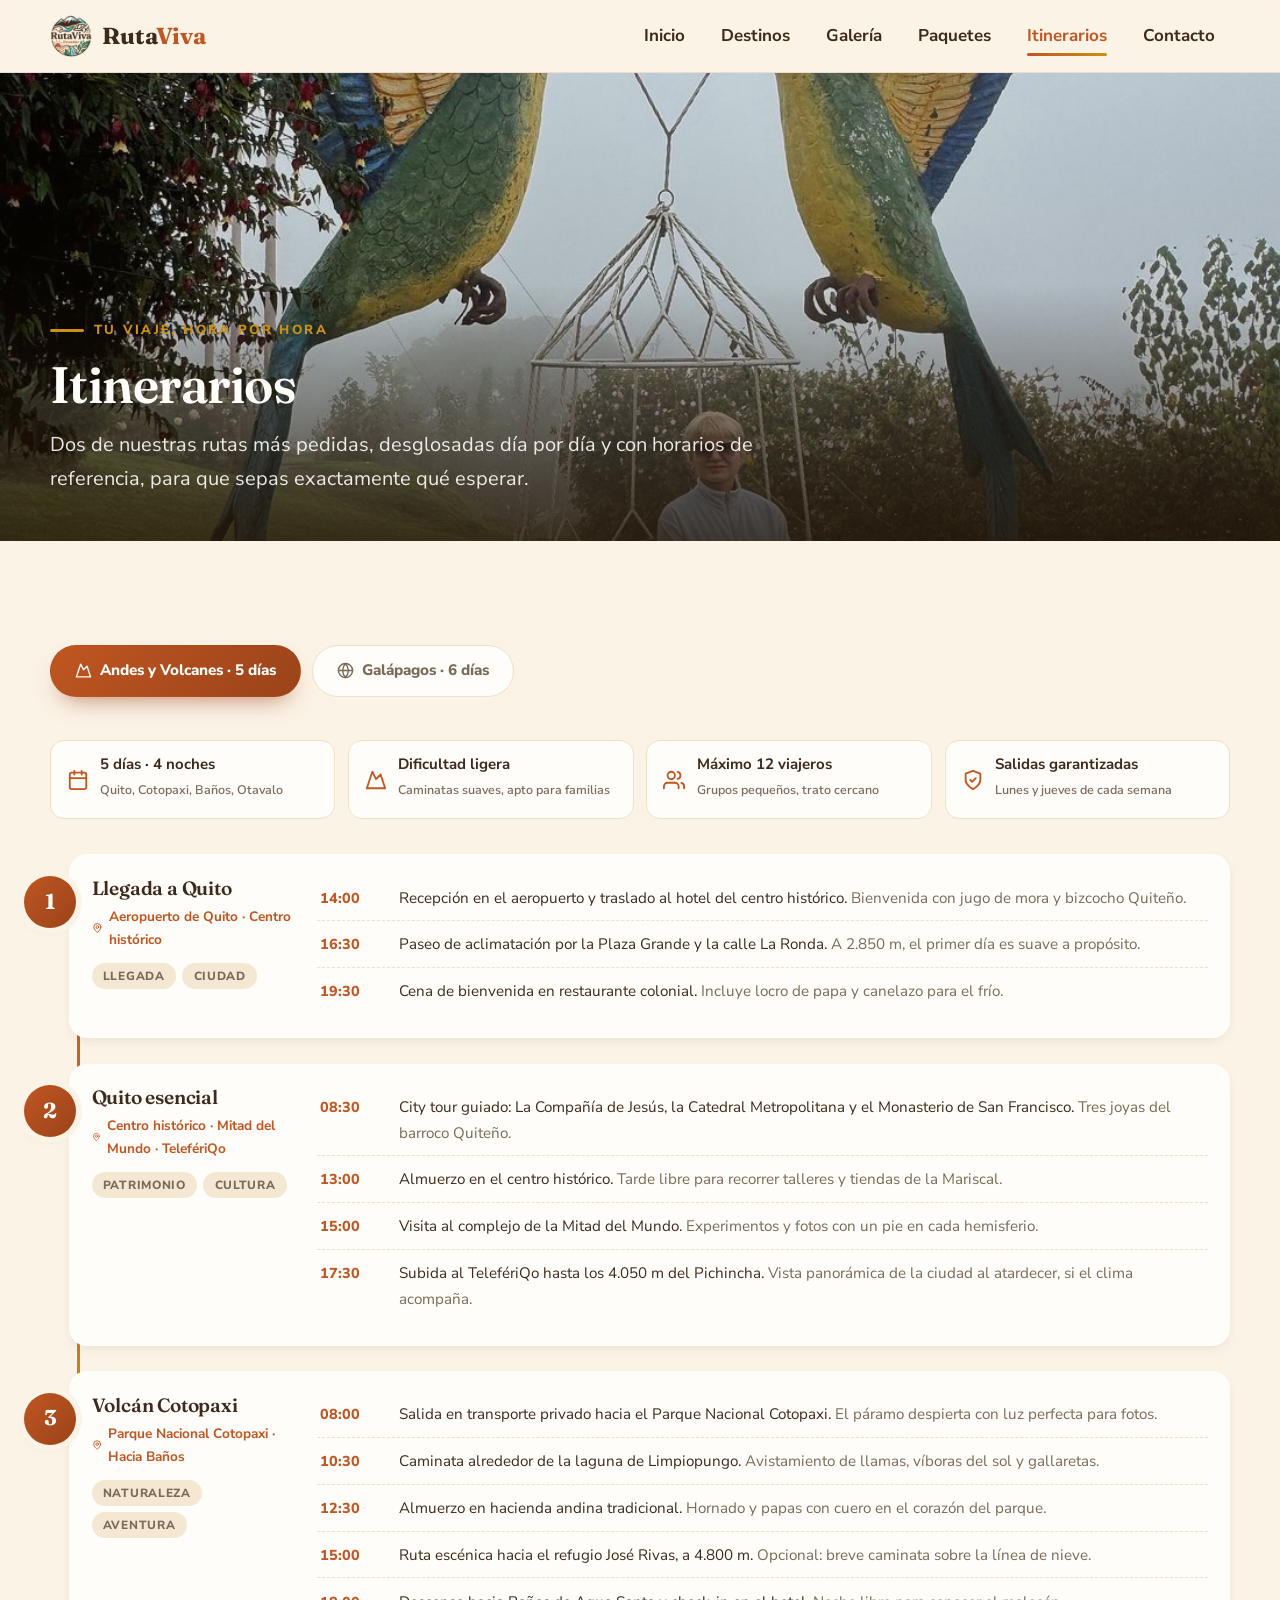
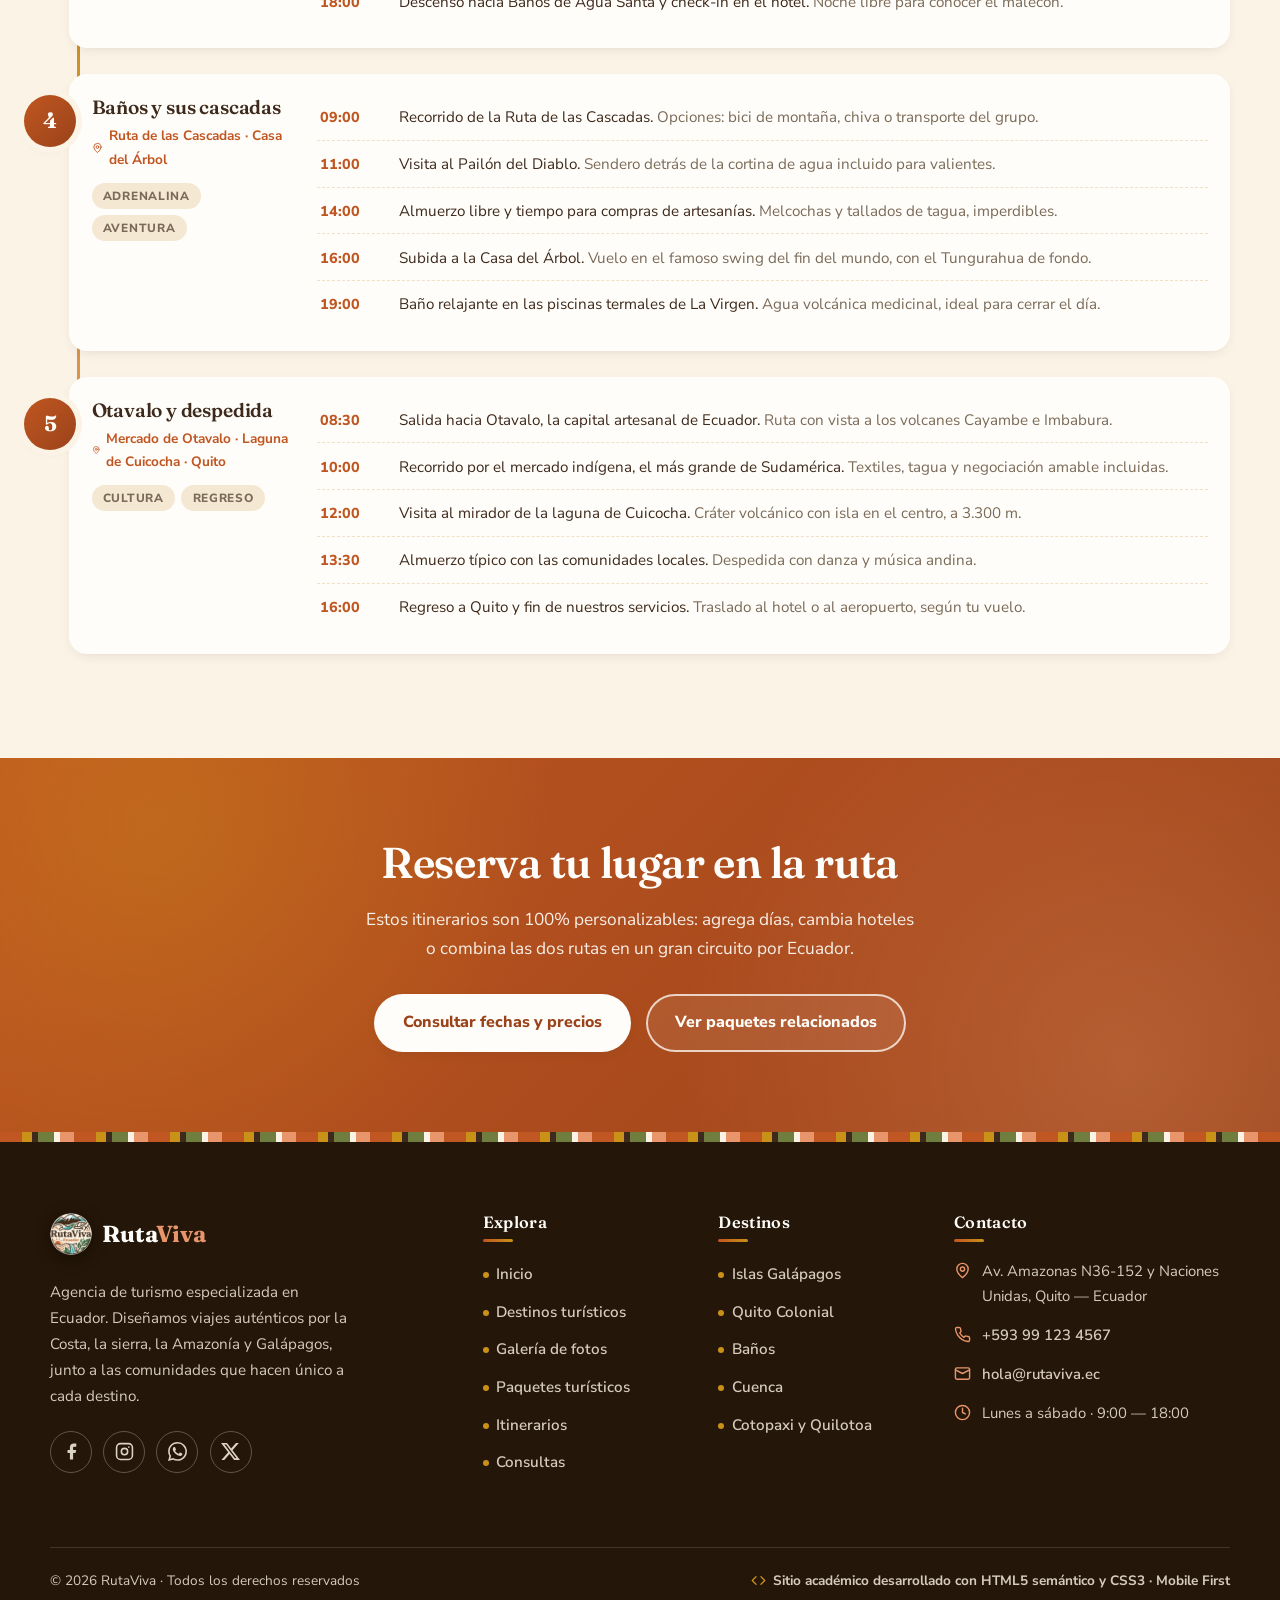
<file: rutaviva/itinerarios.html>
<!DOCTYPE html>
<html lang="es">
<head>
  <meta charset="UTF-8">
  <meta name="viewport" content="width=device-width, initial-scale=1.0">
  <title>Itinerarios día por día · RutaViva Ecuador</title>
  <meta name="description" content="Itinerarios de viaje en Ecuador organizados por días y horarios: Andes y Volcanes (5 días) y Galápagos (6 días), con todas las actividades detalladas.">
  <meta name="theme-color" content="#c05621">
  <link rel="icon" type="image/png" href="images/favicon.png">
  <link rel="preconnect" href="https://fonts.googleapis.com">
  <link rel="preconnect" href="https://fonts.gstatic.com" crossorigin>
  <link href="https://fonts.googleapis.com/css2?family=Fraunces:ital,wght@0,500;0,600;0,700;1,600&family=Nunito+Sans:ital,wght@0,400;0,600;0,700;0,800&display=swap" rel="stylesheet">
  <link rel="stylesheet" href="css/styles.css">
</head>
<body>
  <a class="skip-link" href="#contenido">Saltar al contenido principal</a>

  <header class="site-header">
    <div class="container header-inner">
      <a class="brand" href="index.html" aria-label="RutaViva — volver al inicio">
        <img class="brand-mark" src="images/logo-badge.png" alt="" width="42" height="42" decoding="async">
        <span class="brand-name">Ruta<b>Viva</b></span>
      </a>

      <input type="checkbox" id="nav-toggle" class="nav-toggle-checkbox" aria-label="Abrir o cerrar el menú de navegación">
      <label for="nav-toggle" class="nav-toggle" aria-hidden="true">
        <span class="bar"></span>
        <span class="bar"></span>
        <span class="bar"></span>
      </label>

      <nav class="site-nav" aria-label="Navegación principal">
        <ul>
          <li><a href="index.html">Inicio</a></li>
          <li><a href="destinos.html">Destinos</a></li>
          <li><a href="galeria.html">Galería</a></li>
          <li><a href="paquetes.html">Paquetes</a></li>
          <li><a href="itinerarios.html" aria-current="page">Itinerarios</a></li>
          <li><a href="contacto.html">Contacto</a></li>
        </ul>
      </nav>
    </div>
  </header>

  <main id="contenido" tabindex="-1">

    <!-- ================== HÉROE DE PÁGINA ================== -->
    <section class="page-hero" aria-labelledby="titulo-itinerarios">
      <div class="hero-media">
        <img src="images/banos-swing.jpg" alt="Swing de la Casa del Árbol en Baños sobrevolando los Andes">
      </div>
      <div class="container">
        <div class="page-hero-content">
          <p class="kicker">Tu viaje, hora por hora</p>
          <h1 id="titulo-itinerarios">Itinerarios</h1>
          <p class="lead">
            Dos de nuestras rutas más pedidas, desglosadas día por día y con
            horarios de referencia, para que sepas exactamente qué esperar.
          </p>
        </div>
      </div>
    </section>

    <!-- ================== PESTAÑAS DE ITINERARIOS ================== -->
    <section class="section" id="andes" aria-label="Itinerarios detallados">
      <div class="container">

        <!-- Las casillas van primero: permiten cambiar de pestaña solo con CSS -->
        <div class="tabs-wrap">
          <input class="tab-input" type="radio" name="itinerario" id="tab-andes" checked>
          <input class="tab-input" type="radio" name="itinerario" id="tab-galapagos">

          <label class="tab-label" for="tab-andes">
            <svg viewBox="0 0 24 24" fill="none" stroke="currentColor" stroke-width="2" stroke-linecap="round" stroke-linejoin="round" aria-hidden="true"><path d="m8 3 4 8 5-5 5 15H2L8 3z"/></svg>
            Andes y Volcanes · 5 días
          </label>
          <label class="tab-label" for="tab-galapagos">
            <svg viewBox="0 0 24 24" fill="none" stroke="currentColor" stroke-width="2" stroke-linecap="round" stroke-linejoin="round" aria-hidden="true"><circle cx="12" cy="12" r="10"/><path d="M2 12h20"/><path d="M12 2a15.3 15.3 0 0 1 4 10 15.3 15.3 0 0 1-4 10 15.3 15.3 0 0 1-4-10 15.3 15.3 0 0 1 4-10Z"/></svg>
            Galápagos · 6 días
          </label>

          <!-- ============ ITINERARIO A: ANDES Y VOLCANES ============ -->
          <section class="tab-panel" id="panel-andes" aria-label="Itinerario Andes y Volcanes, cinco días">

            <div class="itinerario-resumen" aria-label="Resumen del itinerario Andes y Volcanes">
              <div class="resumen-item">
                <svg viewBox="0 0 24 24" fill="none" stroke="currentColor" stroke-width="2" stroke-linecap="round" stroke-linejoin="round" aria-hidden="true"><rect x="3" y="4" width="18" height="18" rx="2"/><path d="M16 2v4M8 2v4M3 10h18"/></svg>
                <div><strong>5 días · 4 noches</strong><span>Quito, Cotopaxi, Baños, Otavalo</span></div>
              </div>
              <div class="resumen-item">
                <svg viewBox="0 0 24 24" fill="none" stroke="currentColor" stroke-width="2" stroke-linecap="round" stroke-linejoin="round" aria-hidden="true"><path d="m8 3 4 8 5-5 5 15H2L8 3z"/></svg>
                <div><strong>Dificultad ligera</strong><span>Caminatas suaves, apto para familias</span></div>
              </div>
              <div class="resumen-item">
                <svg viewBox="0 0 24 24" fill="none" stroke="currentColor" stroke-width="2" stroke-linecap="round" stroke-linejoin="round" aria-hidden="true"><path d="M17 21v-2a4 4 0 0 0-4-4H5a4 4 0 0 0-4 4v2"/><circle cx="9" cy="7" r="4"/><path d="M23 21v-2a4 4 0 0 0-3-3.87"/><path d="M16 3.13a4 4 0 0 1 0 7.75"/></svg>
                <div><strong>Máximo 12 viajeros</strong><span>Grupos pequeños, trato cercano</span></div>
              </div>
              <div class="resumen-item">
                <svg viewBox="0 0 24 24" fill="none" stroke="currentColor" stroke-width="2" stroke-linecap="round" stroke-linejoin="round" aria-hidden="true"><path d="M12 22s8-4 8-10V5l-8-3-8 3v7c0 6 8 10 8 10Z"/><path d="m9 12 2 2 4-4"/></svg>
                <div><strong>Salidas garantizadas</strong><span>Lunes y jueves de cada semana</span></div>
              </div>
            </div>

            <div class="timeline">

              <article class="dia">
                <span class="dia-num" aria-hidden="true">1</span>
                <div class="dia-head">
                  <h3>Llegada a Quito</h3>
                  <p class="ruta">
                    <svg viewBox="0 0 24 24" fill="none" stroke="currentColor" stroke-width="2" stroke-linecap="round" stroke-linejoin="round" aria-hidden="true"><path d="M20 10c0 6-8 12-8 12S4 16 4 10a8 8 0 0 1 16 0Z"/><circle cx="12" cy="10" r="3"/></svg>
                    Aeropuerto de Quito · Centro histórico
                  </p>
                  <div class="dia-tags"><span class="dia-tag">Llegada</span><span class="dia-tag">Ciudad</span></div>
                </div>
                <div class="actividades">
                  <div><time datetime="14:00">14:00</time><p>Recepción en el aeropuerto y traslado al hotel del centro histórico. <span>Bienvenida con jugo de mora y bizcocho Quiteño.</span></p></div>
                  <div><time datetime="16:30">16:30</time><p>Paseo de aclimatación por la Plaza Grande y la calle La Ronda. <span>A 2.850 m, el primer día es suave a propósito.</span></p></div>
                  <div><time datetime="19:30">19:30</time><p>Cena de bienvenida en restaurante colonial. <span>Incluye locro de papa y canelazo para el frío.</span></p></div>
                </div>
              </article>

              <article class="dia">
                <span class="dia-num" aria-hidden="true">2</span>
                <div class="dia-head">
                  <h3>Quito esencial</h3>
                  <p class="ruta">
                    <svg viewBox="0 0 24 24" fill="none" stroke="currentColor" stroke-width="2" stroke-linecap="round" stroke-linejoin="round" aria-hidden="true"><path d="M20 10c0 6-8 12-8 12S4 16 4 10a8 8 0 0 1 16 0Z"/><circle cx="12" cy="10" r="3"/></svg>
                    Centro histórico · Mitad del Mundo · TelefériQo
                  </p>
                  <div class="dia-tags"><span class="dia-tag">Patrimonio</span><span class="dia-tag">Cultura</span></div>
                </div>
                <div class="actividades">
                  <div><time datetime="08:30">08:30</time><p>City tour guiado: La Compañía de Jesús, la Catedral Metropolitana y el Monasterio de San Francisco. <span>Tres joyas del barroco Quiteño.</span></p></div>
                  <div><time datetime="13:00">13:00</time><p>Almuerzo en el centro histórico. <span>Tarde libre para recorrer talleres y tiendas de la Mariscal.</span></p></div>
                  <div><time datetime="15:00">15:00</time><p>Visita al complejo de la Mitad del Mundo. <span>Experimentos y fotos con un pie en cada hemisferio.</span></p></div>
                  <div><time datetime="17:30">17:30</time><p>Subida al TelefériQo hasta los 4.050 m del Pichincha. <span>Vista panorámica de la ciudad al atardecer, si el clima acompaña.</span></p></div>
                </div>
              </article>

              <article class="dia">
                <span class="dia-num" aria-hidden="true">3</span>
                <div class="dia-head">
                  <h3>Volcán Cotopaxi</h3>
                  <p class="ruta">
                    <svg viewBox="0 0 24 24" fill="none" stroke="currentColor" stroke-width="2" stroke-linecap="round" stroke-linejoin="round" aria-hidden="true"><path d="M20 10c0 6-8 12-8 12S4 16 4 10a8 8 0 0 1 16 0Z"/><circle cx="12" cy="10" r="3"/></svg>
                    Parque Nacional Cotopaxi · Hacia Baños
                  </p>
                  <div class="dia-tags"><span class="dia-tag">Naturaleza</span><span class="dia-tag">Aventura</span></div>
                </div>
                <div class="actividades">
                  <div><time datetime="08:00">08:00</time><p>Salida en transporte privado hacia el Parque Nacional Cotopaxi. <span>El páramo despierta con luz perfecta para fotos.</span></p></div>
                  <div><time datetime="10:30">10:30</time><p>Caminata alrededor de la laguna de Limpiopungo. <span>Avistamiento de llamas, víboras del sol y gallaretas.</span></p></div>
                  <div><time datetime="12:30">12:30</time><p>Almuerzo en hacienda andina tradicional. <span>Hornado y papas con cuero en el corazón del parque.</span></p></div>
                  <div><time datetime="15:00">15:00</time><p>Ruta escénica hacia el refugio José Rivas, a 4.800 m. <span>Opcional: breve caminata sobre la línea de nieve.</span></p></div>
                  <div><time datetime="18:00">18:00</time><p>Descenso hacia Baños de Agua Santa y check-in en el hotel. <span>Noche libre para conocer el malecón.</span></p></div>
                </div>
              </article>

              <article class="dia">
                <span class="dia-num" aria-hidden="true">4</span>
                <div class="dia-head">
                  <h3>Baños y sus cascadas</h3>
                  <p class="ruta">
                    <svg viewBox="0 0 24 24" fill="none" stroke="currentColor" stroke-width="2" stroke-linecap="round" stroke-linejoin="round" aria-hidden="true"><path d="M20 10c0 6-8 12-8 12S4 16 4 10a8 8 0 0 1 16 0Z"/><circle cx="12" cy="10" r="3"/></svg>
                    Ruta de las Cascadas · Casa del Árbol
                  </p>
                  <div class="dia-tags"><span class="dia-tag">Adrenalina</span><span class="dia-tag">Aventura</span></div>
                </div>
                <div class="actividades">
                  <div><time datetime="09:00">09:00</time><p>Recorrido de la Ruta de las Cascadas. <span>Opciones: bici de montaña, chiva o transporte del grupo.</span></p></div>
                  <div><time datetime="11:00">11:00</time><p>Visita al Pailón del Diablo. <span>Sendero detrás de la cortina de agua incluido para valientes.</span></p></div>
                  <div><time datetime="14:00">14:00</time><p>Almuerzo libre y tiempo para compras de artesanías. <span>Melcochas y tallados de tagua, imperdibles.</span></p></div>
                  <div><time datetime="16:00">16:00</time><p>Subida a la Casa del Árbol. <span>Vuelo en el famoso swing del fin del mundo, con el Tungurahua de fondo.</span></p></div>
                  <div><time datetime="19:00">19:00</time><p>Baño relajante en las piscinas termales de La Virgen. <span>Agua volcánica medicinal, ideal para cerrar el día.</span></p></div>
                </div>
              </article>

              <article class="dia">
                <span class="dia-num" aria-hidden="true">5</span>
                <div class="dia-head">
                  <h3>Otavalo y despedida</h3>
                  <p class="ruta">
                    <svg viewBox="0 0 24 24" fill="none" stroke="currentColor" stroke-width="2" stroke-linecap="round" stroke-linejoin="round" aria-hidden="true"><path d="M20 10c0 6-8 12-8 12S4 16 4 10a8 8 0 0 1 16 0Z"/><circle cx="12" cy="10" r="3"/></svg>
                    Mercado de Otavalo · Laguna de Cuicocha · Quito
                  </p>
                  <div class="dia-tags"><span class="dia-tag">Cultura</span><span class="dia-tag">Regreso</span></div>
                </div>
                <div class="actividades">
                  <div><time datetime="08:30">08:30</time><p>Salida hacia Otavalo, la capital artesanal de Ecuador. <span>Ruta con vista a los volcanes Cayambe e Imbabura.</span></p></div>
                  <div><time datetime="10:00">10:00</time><p>Recorrido por el mercado indígena, el más grande de Sudamérica. <span>Textiles, tagua y negociación amable incluidas.</span></p></div>
                  <div><time datetime="12:00">12:00</time><p>Visita al mirador de la laguna de Cuicocha. <span>Cráter volcánico con isla en el centro, a 3.300 m.</span></p></div>
                  <div><time datetime="13:30">13:30</time><p>Almuerzo típico con las comunidades locales. <span>Despedida con danza y música andina.</span></p></div>
                  <div><time datetime="16:00">16:00</time><p>Regreso a Quito y fin de nuestros servicios. <span>Traslado al hotel o al aeropuerto, según tu vuelo.</span></p></div>
                </div>
              </article>
            </div>
          </section>

          <!-- ============ ITINERARIO B: GALÁPAGOS ============ -->
          <section class="tab-panel" id="panel-galapagos" aria-label="Itinerario Galápagos, seis días">

            <div class="itinerario-resumen" aria-label="Resumen del itinerario Galápagos">
              <div class="resumen-item">
                <svg viewBox="0 0 24 24" fill="none" stroke="currentColor" stroke-width="2" stroke-linecap="round" stroke-linejoin="round" aria-hidden="true"><rect x="3" y="4" width="18" height="18" rx="2"/><path d="M16 2v4M8 2v4M3 10h18"/></svg>
                <div><strong>6 días · 5 noches</strong><span>Santa Cruz e Isabela</span></div>
              </div>
              <div class="resumen-item">
                <svg viewBox="0 0 24 24" fill="none" stroke="currentColor" stroke-width="2" stroke-linecap="round" stroke-linejoin="round" aria-hidden="true"><path d="m8 3 4 8 5-5 5 15H2L8 3z"/></svg>
                <div><strong>Dificultad ligera</strong><span>Snorkel y caminatas moderadas</span></div>
              </div>
              <div class="resumen-item">
                <svg viewBox="0 0 24 24" fill="none" stroke="currentColor" stroke-width="2" stroke-linecap="round" stroke-linejoin="round" aria-hidden="true"><path d="M17 21v-2a4 4 0 0 0-4-4H5a4 4 0 0 0-4 4v2"/><circle cx="9" cy="7" r="4"/><path d="M23 21v-2a4 4 0 0 0-3-3.87"/><path d="M16 3.13a4 4 0 0 1 0 7.75"/></svg>
                <div><strong>Máximo 12 viajeros</strong><span>Con guía naturalista local</span></div>
              </div>
              <div class="resumen-item">
                <svg viewBox="0 0 24 24" fill="none" stroke="currentColor" stroke-width="2" stroke-linecap="round" stroke-linejoin="round" aria-hidden="true"><path d="M12 22s8-4 8-10V5l-8-3-8 3v7c0 6 8 10 8 10Z"/><path d="m9 12 2 2 4-4"/></svg>
                <div><strong>Salidas diarias</strong><span>Sujetas a disponibilidad de lodges</span></div>
              </div>
            </div>

            <div class="timeline">

              <article class="dia">
                <span class="dia-num" aria-hidden="true">1</span>
                <div class="dia-head">
                  <h3>Llegada a Santa Cruz</h3>
                  <p class="ruta">
                    <svg viewBox="0 0 24 24" fill="none" stroke="currentColor" stroke-width="2" stroke-linecap="round" stroke-linejoin="round" aria-hidden="true"><path d="M20 10c0 6-8 12-8 12S4 16 4 10a8 8 0 0 1 16 0Z"/><circle cx="12" cy="10" r="3"/></svg>
                    Isla Baltra · Puerto Ayora
                  </p>
                  <div class="dia-tags"><span class="dia-tag">Llegada</span><span class="dia-tag">Playa</span></div>
                </div>
                <div class="actividades">
                  <div><time datetime="11:00">11:00</time><p>Recepción en el aeropuerto de Baltra y cruce en lancha a Santa Cruz. <span>Primer contacto con iguanas y lobos marinos.</span></p></div>
                  <div><time datetime="13:00">13:00</time><p>Almuerzo en Puerto Ayora y check-in en el hotel. <span>Breve descanso para dejar equipaje.</span></p></div>
                  <div><time datetime="15:00">15:00</time><p>Tarde en la Bahía Tortuga. <span>Playa de arena blanca compartida con lobos marinos y pinzones.</span></p></div>
                  <div><time datetime="19:00">19:00</time><p>Cena en el malecón. <span>Paseo nocturno por la calle de los pescadores.</span></p></div>
                </div>
              </article>

              <article class="dia">
                <span class="dia-num" aria-hidden="true">2</span>
                <div class="dia-head">
                  <h3>Ciencia y snorkel</h3>
                  <p class="ruta">
                    <svg viewBox="0 0 24 24" fill="none" stroke="currentColor" stroke-width="2" stroke-linecap="round" stroke-linejoin="round" aria-hidden="true"><path d="M20 10c0 6-8 12-8 12S4 16 4 10a8 8 0 0 1 16 0Z"/><circle cx="12" cy="10" r="3"/></svg>
                    Estación Charles Darwin · Las Grietas
                  </p>
                  <div class="dia-tags"><span class="dia-tag">Naturaleza</span><span class="dia-tag">Snorkel</span></div>
                </div>
                <div class="actividades">
                  <div><time datetime="08:30">08:30</time><p>Visita a la Estación Científica Charles Darwin. <span>Centro de crianza de tortugas gigantes, de recién nacidas a centenarias.</span></p></div>
                  <div><time datetime="11:30">11:30</time><p>Caminata al complejo de Las Grietas. <span>Grietas volcánicas con agua cristalina entre paredes de lava.</span></p></div>
                  <div><time datetime="13:00">13:00</time><p>Almuerzo en el pueblo. <span>Tarde libre: kayak en la bahía o hamaca frente al mar.</span></p></div>
                  <div><time datetime="17:00">17:00</time><p>Puesta de sol en el muelle de los pescadores. <span>Pelícanos y fragatas en su hora de pesca.</span></p></div>
                </div>
              </article>

              <article class="dia">
                <span class="dia-num" aria-hidden="true">3</span>
                <div class="dia-head">
                  <h3>Isla Bartolomé</h3>
                  <p class="ruta">
                    <svg viewBox="0 0 24 24" fill="none" stroke="currentColor" stroke-width="2" stroke-linecap="round" stroke-linejoin="round" aria-hidden="true"><path d="M20 10c0 6-8 12-8 12S4 16 4 10a8 8 0 0 1 16 0Z"/><circle cx="12" cy="10" r="3"/></svg>
                    Navegación diurna desde Puerto Ayora
                  </p>
                  <div class="dia-tags"><span class="dia-tag">Crucero</span><span class="dia-tag">Snorkel</span></div>
                </div>
                <div class="actividades">
                  <div><time datetime="06:30">06:30</time><p>Salida temprana en yate hacia la isla Bartolomé. <span>Navegación de dos horas con desayuno a bordo.</span></p></div>
                  <div><time datetime="09:30">09:30</time><p>Ascenso al mirador de Bartolomé. <span>360 escalones hasta la vista más famosa de Galápagos: Pináculo Rock.</span></p></div>
                  <div><time datetime="11:30">11:30</time><p>Snorkel en la bahía. <span>Pingüinos de Galápagos, tortugas marinas y tiburones de arrecife.</span></p></div>
                  <div><time datetime="15:30">15:30</time><p>Regreso a Puerto Ayora. <span>Tarde libre para descansar o visitar la playa de la Estación.</span></p></div>
                </div>
              </article>

              <article class="dia">
                <span class="dia-num" aria-hidden="true">4</span>
                <div class="dia-head">
                  <h3>Isla Isabela</h3>
                  <p class="ruta">
                    <svg viewBox="0 0 24 24" fill="none" stroke="currentColor" stroke-width="2" stroke-linecap="round" stroke-linejoin="round" aria-hidden="true"><path d="M20 10c0 6-8 12-8 12S4 16 4 10a8 8 0 0 1 16 0Z"/><circle cx="12" cy="10" r="3"/></svg>
                    Puerto Villamil · Sierra Negra
                  </p>
                  <div class="dia-tags"><span class="dia-tag">Volcán</span><span class="dia-tag">Naturaleza</span></div>
                </div>
                <div class="actividades">
                  <div><time datetime="07:00">07:00</time><p>Lancha rápida hacia Puerto Villamil, en Isabela. <span>Posible escolta de delfines durante el trayecto.</span></p></div>
                  <div><time datetime="09:30">09:30</time><p>Ascenso al volcán Sierra Negra. <span>El segundo cráter activo más grande del mundo, 10 km de diámetro.</span></p></div>
                  <div><time datetime="13:30">13:30</time><p>Almuerzo frente al mar en Puerto Villamil. <span>Ceviche con pescado del día, recién desembarcado.</span></p></div>
                  <div><time datetime="16:00">16:00</time><p>Snorkel en Los Túneles o Concha de Perla. <span>Caballitos de mar, rayas y tortugas en manglares cristalinos.</span></p></div>
                </div>
              </article>

              <article class="dia">
                <span class="dia-num" aria-hidden="true">5</span>
                <div class="dia-head">
                  <h3>Playas escondidas</h3>
                  <p class="ruta">
                    <svg viewBox="0 0 24 24" fill="none" stroke="currentColor" stroke-width="2" stroke-linecap="round" stroke-linejoin="round" aria-hidden="true"><path d="M20 10c0 6-8 12-8 12S4 16 4 10a8 8 0 0 1 16 0Z"/><circle cx="12" cy="10" r="3"/></svg>
                    El Garrapatero · Regreso a Santa Cruz
                  </p>
                  <div class="dia-tags"><span class="dia-tag">Playa</span><span class="dia-tag">Relax</span></div>
                </div>
                <div class="actividades">
                  <div><time datetime="08:00">08:00</time><p>Regreso en lancha a Santa Cruz y desayuno tardío. <span>Mañana tranquila en Puerto Ayora.</span></p></div>
                  <div><time datetime="10:30">10:30</time><p>Visita a la playa El Garrapatero. <span>Arena blanca, flamencos rosados y un mar en dos tonos de azul.</span></p></div>
                  <div><time datetime="14:00">14:00</time><p>Almuerzo campestre en las tierras altas. <span>Café de altura cultivado en la isla.</span></p></div>
                  <div><time datetime="16:30">16:30</time><p>Tarde libre: compras de recuerdos y última tarde de mar. <span>Cena de despedida con productos locales.</span></p></div>
                </div>
              </article>

              <article class="dia">
                <span class="dia-num" aria-hidden="true">6</span>
                <div class="dia-head">
                  <h3>Tortugas y adiós</h3>
                  <p class="ruta">
                    <svg viewBox="0 0 24 24" fill="none" stroke="currentColor" stroke-width="2" stroke-linecap="round" stroke-linejoin="round" aria-hidden="true"><path d="M20 10c0 6-8 12-8 12S4 16 4 10a8 8 0 0 1 16 0Z"/><circle cx="12" cy="10" r="3"/></svg>
                    Reserva El Chato · Aeropuerto de Baltra
                  </p>
                  <div class="dia-tags"><span class="dia-tag">Despedida</span><span class="dia-tag">Regreso</span></div>
                </div>
                <div class="actividades">
                  <div><time datetime="08:30">08:30</time><p>Última caminata por la Reserva El Chato. <span>Tortugas gigantes en libertad entre helechos gigantes y tunas.</span></p></div>
                  <div><time datetime="11:00">11:00</time><p>Visita a los túneles de lava. <span>Formaciones volcánicas que cuentan la geología más reciente del archipiélago.</span></p></div>
                  <div><time datetime="13:00">13:00</time><p>Almuerzo ligero y traslado al aeropuerto de Baltra. <span>Fin de nuestros servicios, con la promesa de volver.</span></p></div>
                </div>
              </article>
            </div>
          </section>
        </div>
      </div>
    </section>

    <!-- ================== LLAMADO A LA ACCIÓN ================== -->
    <section class="cta-band" aria-labelledby="titulo-cta-itinerarios">
      <div class="container reveal">
        <h2 id="titulo-cta-itinerarios">Reserva tu lugar en la ruta</h2>
        <p>
          Estos itinerarios son 100% personalizables: agrega días, cambia hoteles
          o combina las dos rutas en un gran circuito por Ecuador.
        </p>
        <div class="cta-actions">
          <a class="btn btn-light" href="contacto.html">Consultar fechas y precios</a>
          <a class="btn btn-ghost" href="paquetes.html">Ver paquetes relacionados</a>
        </div>
      </div>
    </section>
  </main>

  <footer class="site-footer">
    <div class="textil" aria-hidden="true"></div>
    <div class="container">
      <div class="footer-grid">

        <div class="footer-about">
          <a class="brand" href="index.html">
            <img class="brand-mark" src="images/logo-badge.png" alt="" width="42" height="42" decoding="async">
            <span class="brand-name">Ruta<b>Viva</b></span>
          </a>
          <p>
            Agencia de turismo especializada en Ecuador. Diseñamos viajes
            auténticos por la Costa, la sierra, la Amazonía y Galápagos,
            junto a las comunidades que hacen único a cada destino.
          </p>
          <div class="footer-social">
            <a href="https://www.facebook.com/" target="_blank" rel="noopener" aria-label="Facebook de RutaViva">
              <svg viewBox="0 0 24 24" fill="currentColor" aria-hidden="true"><path d="M18 2h-3a5 5 0 0 0-5 5v3H7v4h3v8h4v-8h3l1-4h-4V7a1 1 0 0 1 1-1h3z"/></svg>
            </a>
            <a href="https://www.instagram.com/" target="_blank" rel="noopener" aria-label="Instagram de RutaViva">
              <svg viewBox="0 0 24 24" fill="none" stroke="currentColor" stroke-width="2" stroke-linecap="round" stroke-linejoin="round" aria-hidden="true"><rect x="2" y="2" width="20" height="20" rx="5"/><circle cx="12" cy="12" r="4"/><path d="M17.5 6.5h.01"/></svg>
            </a>
            <a href="https://wa.me/593991234567" target="_blank" rel="noopener" aria-label="WhatsApp de RutaViva">
              <svg viewBox="0 0 24 24" fill="currentColor" aria-hidden="true"><path d="M17.472 14.382c-.297-.149-1.758-.867-2.03-.967-.273-.099-.471-.148-.67.15-.197.297-.767.966-.94 1.164-.173.199-.347.223-.644.075-.297-.15-1.255-.463-2.39-1.475-.883-.788-1.48-1.761-1.653-2.059-.173-.297-.018-.458.13-.606.134-.133.298-.347.446-.52.149-.174.198-.298.298-.497.099-.198.05-.371-.025-.52-.075-.149-.669-1.612-.916-2.207-.242-.579-.487-.5-.669-.51-.173-.008-.371-.01-.57-.01-.198 0-.52.074-.792.372-.272.297-1.04 1.016-1.04 2.479 0 1.462 1.065 2.875 1.213 3.074.149.198 2.096 3.2 5.077 4.487.709.306 1.262.489 1.694.625.712.227 1.36.195 1.871.118.571-.085 1.758-.719 2.006-1.413.248-.694.248-1.289.173-1.413-.074-.124-.272-.198-.57-.347m-5.421 7.403h-.004a9.87 9.87 0 0 1-5.031-1.378l-.361-.214-3.741.982.998-3.648-.235-.374a9.86 9.86 0 0 1-1.51-5.26c.001-5.45 4.436-9.884 9.888-9.884 2.64 0 5.122 1.03 6.988 2.898a9.825 9.825 0 0 1 2.893 6.994c-.003 5.45-4.437 9.884-9.885 9.884m8.413-18.297A11.815 11.815 0 0 0 12.05 0C5.495 0 .16 5.335.157 11.892c0 2.096.547 4.142 1.588 5.945L.057 24l6.305-1.654a11.882 11.882 0 0 0 5.683 1.448h.005c6.554 0 11.89-5.335 11.893-11.893a11.821 11.821 0 0 0-3.48-8.413Z"/></svg>
            </a>
            <a href="https://x.com/" target="_blank" rel="noopener" aria-label="Perfil de RutaViva en X">
              <svg viewBox="0 0 24 24" fill="currentColor" aria-hidden="true"><path d="M18.901 1.153h3.68l-8.04 9.19L24 22.846h-7.406l-5.8-7.584-6.638 7.584H.474l8.6-9.83L0 1.154h7.594l5.243 6.932ZM17.61 20.644h2.039L6.486 3.24H4.298Z"/></svg>
            </a>
          </div>
        </div>

        <nav aria-label="Enlaces del sitio">
          <h3>Explora</h3>
          <ul class="footer-links">
            <li><a href="index.html">Inicio</a></li>
            <li><a href="destinos.html">Destinos turísticos</a></li>
            <li><a href="galeria.html">Galería de fotos</a></li>
            <li><a href="paquetes.html">Paquetes turísticos</a></li>
            <li><a href="itinerarios.html">Itinerarios</a></li>
            <li><a href="contacto.html">Consultas</a></li>
          </ul>
        </nav>

        <div>
          <h3>Destinos</h3>
          <ul class="footer-links">
            <li><a href="destinos.html#galapagos">Islas Galápagos</a></li>
            <li><a href="destinos.html#quito">Quito Colonial</a></li>
            <li><a href="destinos.html#banos">Baños</a></li>
            <li><a href="destinos.html#cuenca">Cuenca</a></li>
            <li><a href="destinos.html#cotopaxi">Cotopaxi y Quilotoa</a></li>
          </ul>
        </div>

        <div>
          <h3>Contacto</h3>
          <p class="footer-dato">
            <svg viewBox="0 0 24 24" fill="none" stroke="currentColor" stroke-width="2" stroke-linecap="round" stroke-linejoin="round" aria-hidden="true"><path d="M20 10c0 6-8 12-8 12S4 16 4 10a8 8 0 0 1 16 0Z"/><circle cx="12" cy="10" r="3"/></svg>
            Av. Amazonas N36-152 y Naciones Unidas, Quito — Ecuador
          </p>
          <p class="footer-dato">
            <svg viewBox="0 0 24 24" fill="none" stroke="currentColor" stroke-width="2" stroke-linecap="round" stroke-linejoin="round" aria-hidden="true"><path d="M22 16.92v3a2 2 0 0 1-2.18 2 19.79 19.79 0 0 1-8.63-3.07 19.5 19.5 0 0 1-6-6 19.79 19.79 0 0 1-3.07-8.67A2 2 0 0 1 4.11 2h3a2 2 0 0 1 2 1.72 12.84 12.84 0 0 0 .7 2.81 2 2 0 0 1-.45 2.11L8.09 9.91a16 16 0 0 0 6 6l1.27-1.27a2 2 0 0 1 2.11-.45 12.84 12.84 0 0 0 2.81.7A2 2 0 0 1 22 16.92Z"/></svg>
            <a href="tel:+593991234567">+593 99 123 4567</a>
          </p>
          <p class="footer-dato">
            <svg viewBox="0 0 24 24" fill="none" stroke="currentColor" stroke-width="2" stroke-linecap="round" stroke-linejoin="round" aria-hidden="true"><rect x="2" y="4" width="20" height="16" rx="2"/><path d="m22 7-10 5L2 7"/></svg>
            <a href="mailto:hola@rutaviva.ec">hola@rutaviva.ec</a>
          </p>
          <p class="footer-dato">
            <svg viewBox="0 0 24 24" fill="none" stroke="currentColor" stroke-width="2" stroke-linecap="round" stroke-linejoin="round" aria-hidden="true"><circle cx="12" cy="12" r="10"/><path d="M12 6v6l4 2"/></svg>
            Lunes a sábado · 9:00 — 18:00
          </p>
        </div>
      </div>

      <div class="footer-bottom">
        <p>© 2026 RutaViva · Todos los derechos reservados</p>
        <p class="footer-tech">
          <svg viewBox="0 0 24 24" fill="none" stroke="currentColor" stroke-width="2" stroke-linecap="round" stroke-linejoin="round" aria-hidden="true"><path d="m16 18 6-6-6-6"/><path d="m8 6-6 6 6 6"/></svg>
          Sitio académico desarrollado con HTML5 semántico y CSS3 · Mobile First
        </p>
      </div>
    </div>
  </footer>
</body>
</html>
</file>
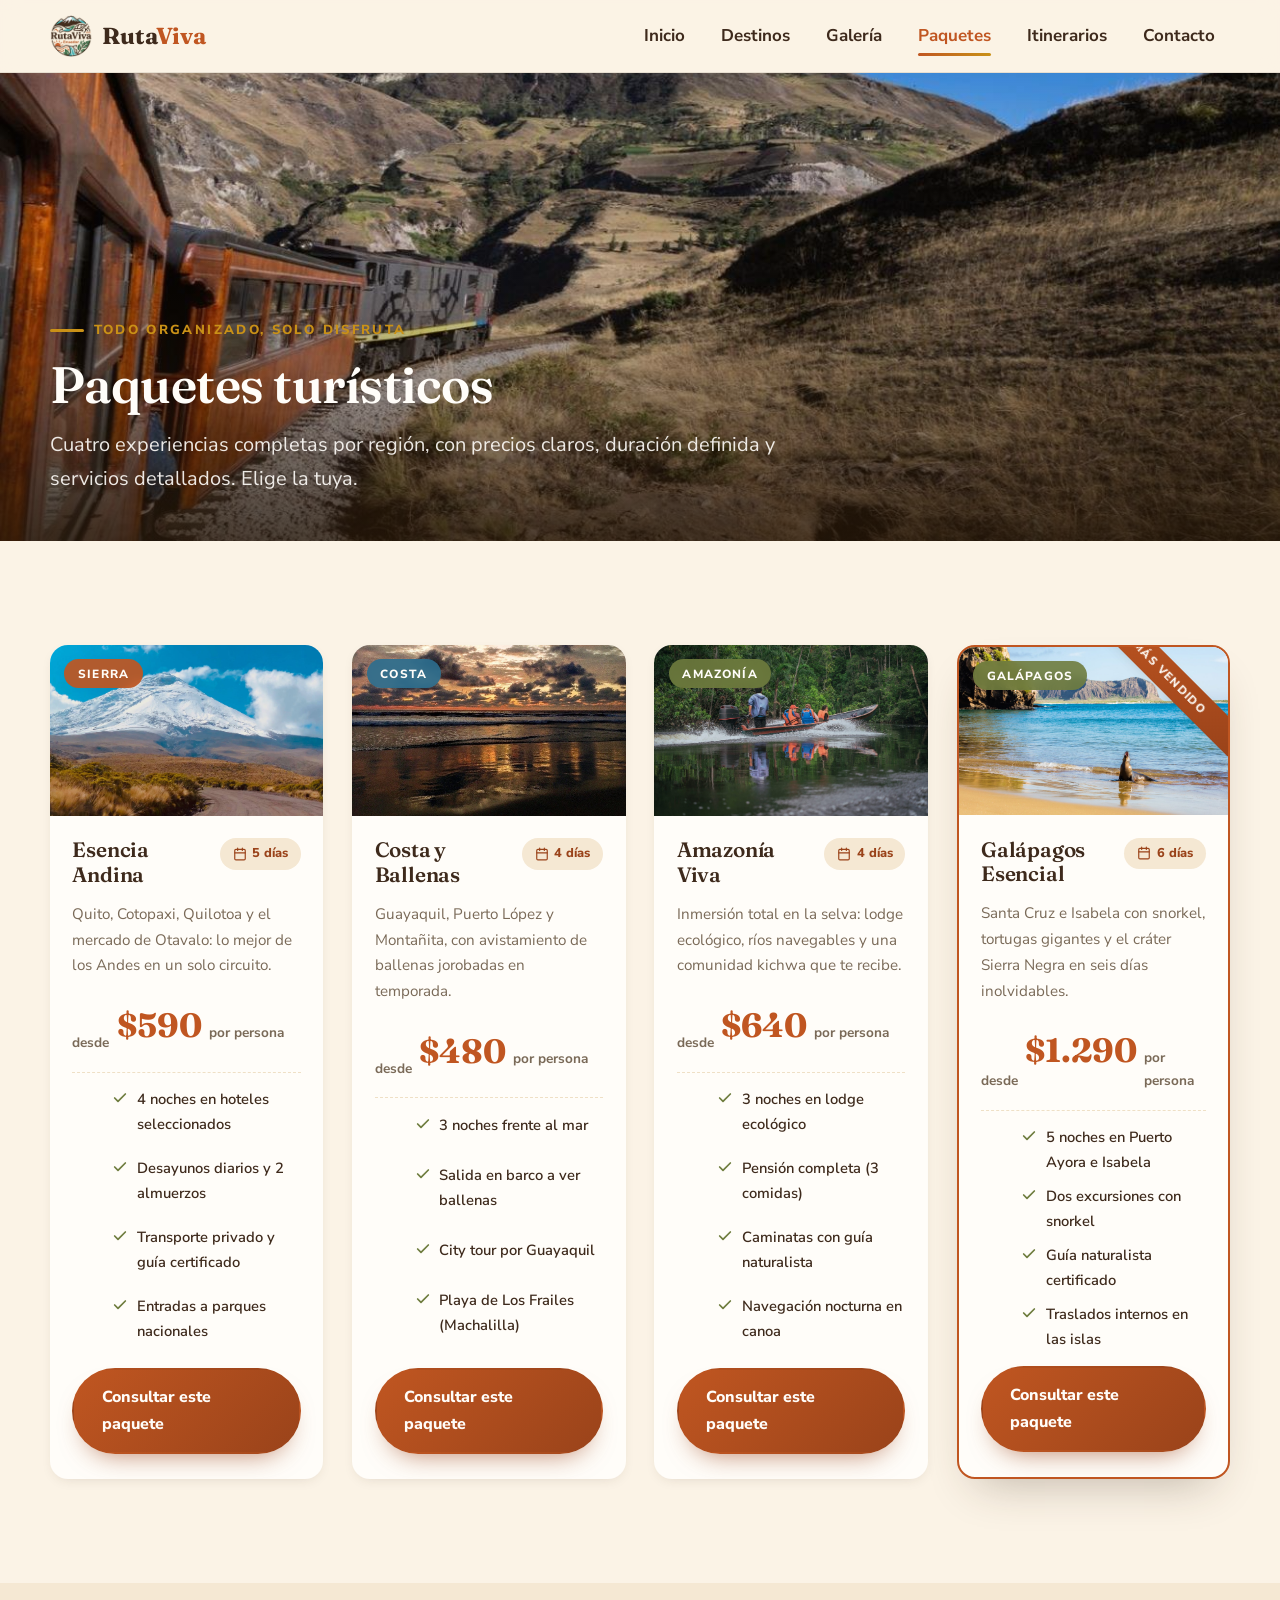
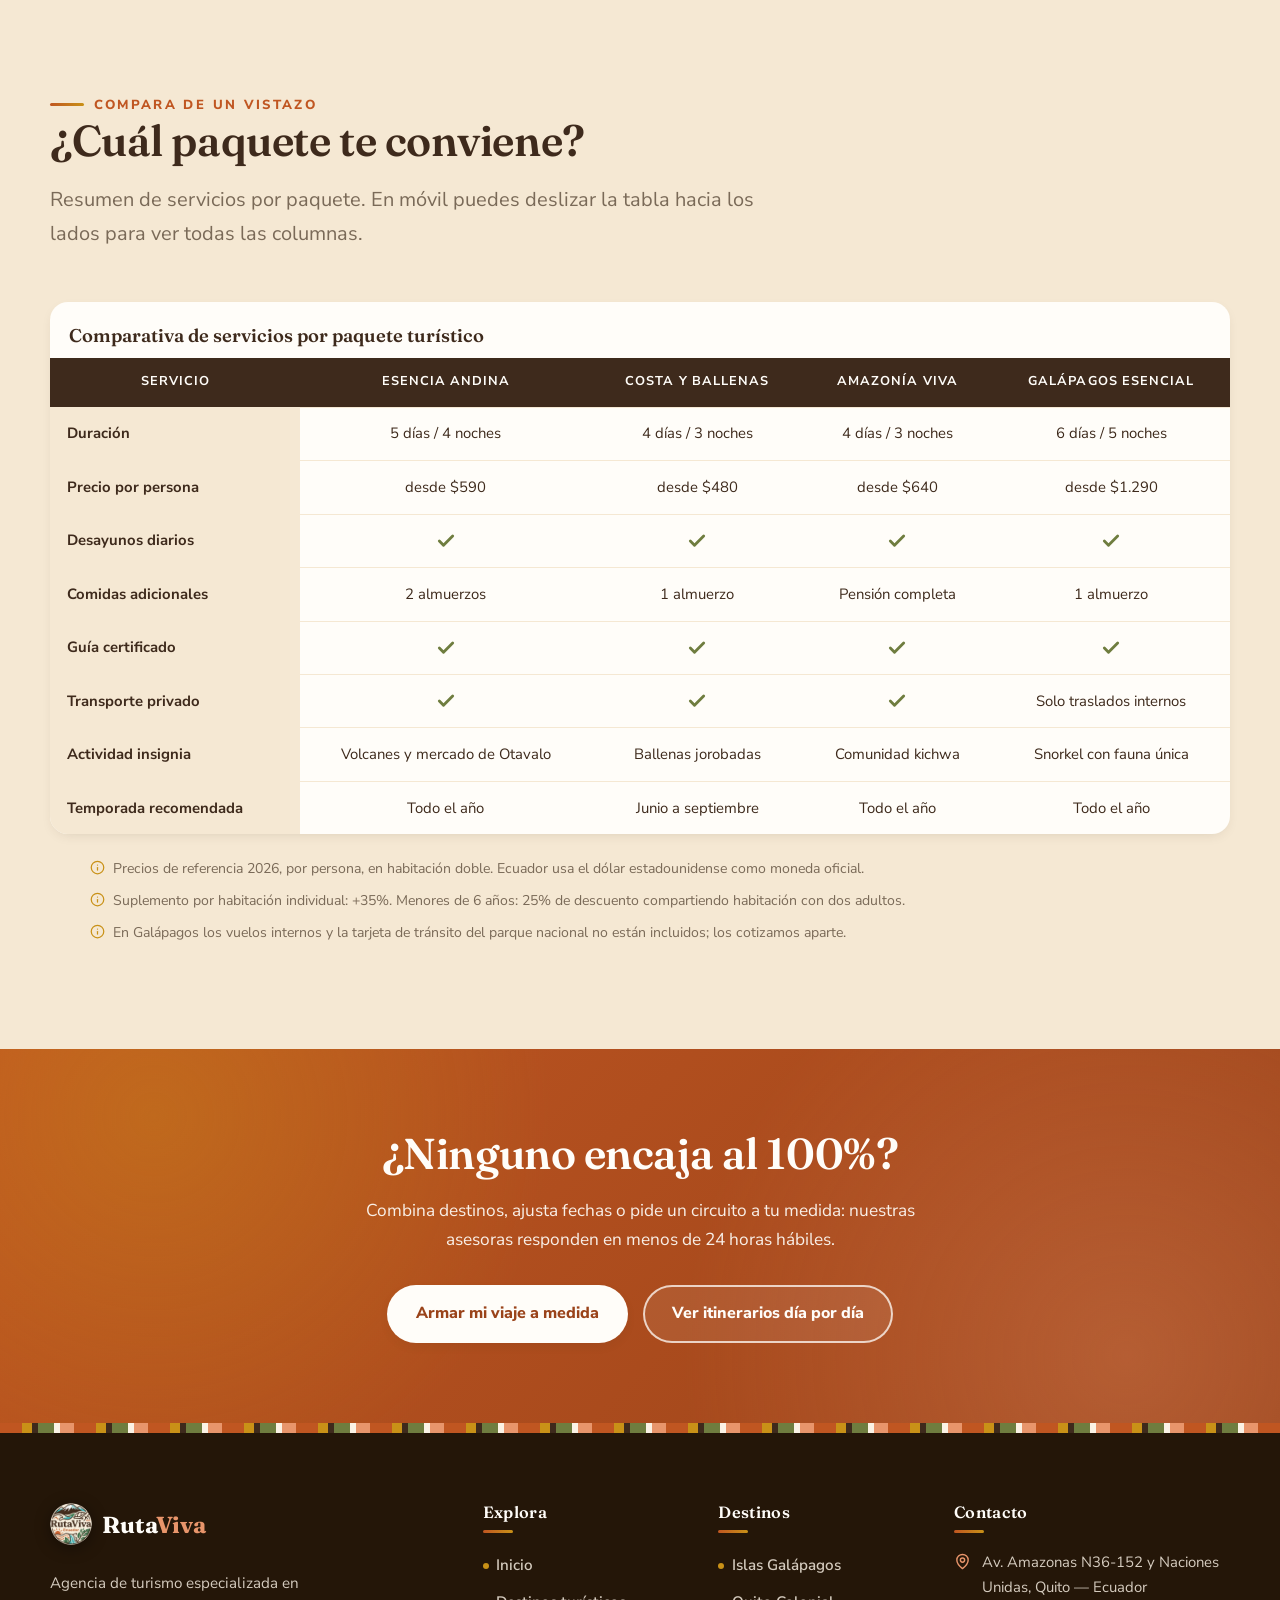
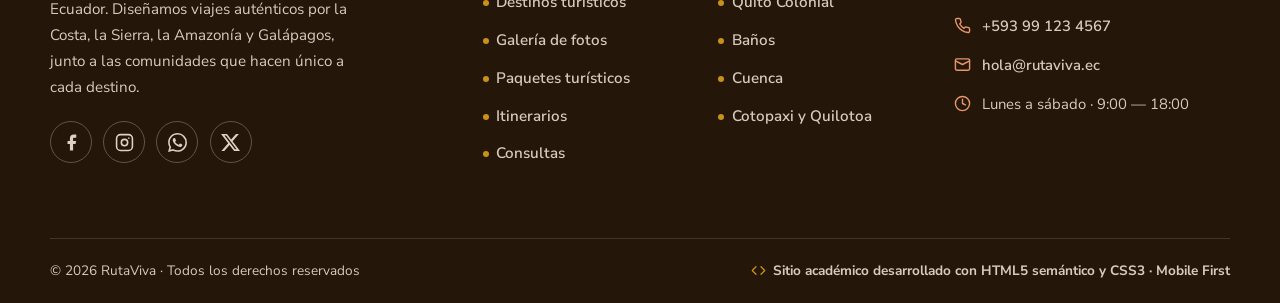
<file: rutaviva/paquetes.html>
<!DOCTYPE html>
<html lang="es">
<head>
  <meta charset="UTF-8">
  <meta name="viewport" content="width=device-width, initial-scale=1.0">
  <title>Paquetes turísticos en Ecuador · RutaViva</title>
  <meta name="description" content="Paquetes turísticos por Ecuador con precios, duración y servicios incluidos: Esencia Andina, Costa y Ballenas, Amazonía Viva y Galápagos Esencial.">
  <meta name="theme-color" content="#c05621">
  <link rel="icon" type="image/png" href="images/favicon.png">
  <link rel="preconnect" href="https://fonts.googleapis.com">
  <link rel="preconnect" href="https://fonts.gstatic.com" crossorigin>
  <link href="https://fonts.googleapis.com/css2?family=Fraunces:ital,wght@0,500;0,600;0,700;1,600&family=Nunito+Sans:ital,wght@0,400;0,600;0,700;0,800&display=swap" rel="stylesheet">
  <link rel="stylesheet" href="css/styles.css">
</head>
<body>
  <a class="skip-link" href="#contenido">Saltar al contenido principal</a>

  <header class="site-header">
    <div class="container header-inner">
      <a class="brand" href="index.html" aria-label="RutaViva — volver al inicio">
        <img class="brand-mark" src="images/logo-badge.png" alt="" width="42" height="42" decoding="async">
        <span class="brand-name">Ruta<b>Viva</b></span>
      </a>

      <input type="checkbox" id="nav-toggle" class="nav-toggle-checkbox" aria-label="Abrir o cerrar el menú de navegación">
      <label for="nav-toggle" class="nav-toggle" aria-hidden="true">
        <span class="bar"></span>
        <span class="bar"></span>
        <span class="bar"></span>
      </label>

      <nav class="site-nav" aria-label="Navegación principal">
        <ul>
          <li><a href="index.html">Inicio</a></li>
          <li><a href="destinos.html">Destinos</a></li>
          <li><a href="galeria.html">Galería</a></li>
          <li><a href="paquetes.html" aria-current="page">Paquetes</a></li>
          <li><a href="itinerarios.html">Itinerarios</a></li>
          <li><a href="contacto.html">Contacto</a></li>
        </ul>
      </nav>
    </div>
  </header>

  <main id="contenido" tabindex="-1">

    <!-- ================== HÉROE DE PÁGINA ================== -->
    <section class="page-hero" aria-labelledby="titulo-paquetes">
      <div class="hero-media">
        <img src="images/nariz-diablo.jpg" alt="Tren de la Nariz del Diablo descendiendo por la serranía andina ecuatoriana">
      </div>
      <div class="container">
        <div class="page-hero-content">
          <p class="kicker">Todo organizado, solo disfruta</p>
          <h1 id="titulo-paquetes">Paquetes turísticos</h1>
          <p class="lead">
            Cuatro experiencias completas por región, con precios claros,
            duración definida y servicios detallados. Elige la tuya.
          </p>
        </div>
      </div>
    </section>

    <!-- ================== TARJETAS DE PAQUETES ================== -->
    <section class="section" aria-label="Catálogo de paquetes turísticos">
      <div class="container">
        <div class="paquetes-grid">

          <!-- Paquete 1: Esencia Andina -->
          <article class="paquete reveal" id="andina-paquete">
            <figure class="paquete-media">
              <img src="images/cotopaxi.jpg" alt="Volcán Cotopaxi nevado, protagonista del paquete Esencia Andina">
              <span class="tag tag-aventura">Sierra</span>
            </figure>
            <div class="paquete-body">
              <div class="paquete-top">
                <h3>Esencia Andina</h3>
                <span class="paquete-dias">
                  <svg viewBox="0 0 24 24" fill="none" stroke="currentColor" stroke-width="2" stroke-linecap="round" stroke-linejoin="round" aria-hidden="true"><rect x="3" y="4" width="18" height="18" rx="2"/><path d="M16 2v4M8 2v4M3 10h18"/></svg>
                  5 días
                </span>
              </div>
              <p>Quito, Cotopaxi, Quilotoa y el mercado de Otavalo: lo mejor de los Andes en un solo circuito.</p>
              <p class="paquete-precio">
                <small class="desde">desde</small>
                <strong>$590</strong>
                <small>por persona</small>
              </p>
              <ul class="paquete-servicios">
                <li><svg viewBox="0 0 24 24" fill="none" stroke="currentColor" stroke-width="2.6" stroke-linecap="round" stroke-linejoin="round" aria-hidden="true"><path d="M20 6 9 17l-5-5"/></svg>4 noches en hoteles seleccionados</li>
                <li><svg viewBox="0 0 24 24" fill="none" stroke="currentColor" stroke-width="2.6" stroke-linecap="round" stroke-linejoin="round" aria-hidden="true"><path d="M20 6 9 17l-5-5"/></svg>Desayunos diarios y 2 almuerzos</li>
                <li><svg viewBox="0 0 24 24" fill="none" stroke="currentColor" stroke-width="2.6" stroke-linecap="round" stroke-linejoin="round" aria-hidden="true"><path d="M20 6 9 17l-5-5"/></svg>Transporte privado y guía certificado</li>
                <li><svg viewBox="0 0 24 24" fill="none" stroke="currentColor" stroke-width="2.6" stroke-linecap="round" stroke-linejoin="round" aria-hidden="true"><path d="M20 6 9 17l-5-5"/></svg>Entradas a parques nacionales</li>
              </ul>
              <a class="btn btn-primary btn-block" href="contacto.html">Consultar este paquete</a>
            </div>
          </article>

          <!-- Paquete 2: Costa y Ballenas -->
          <article class="paquete reveal reveal-delay">
            <figure class="paquete-media">
              <img src="images/montanita-playa.jpg" alt="Playa de Montañita con palmeras al atardecer, destino del paquete Costa y Ballenas">
              <span class="tag tag-ciudad">Costa</span>
            </figure>
            <div class="paquete-body">
              <div class="paquete-top">
                <h3>Costa y Ballenas</h3>
                <span class="paquete-dias">
                  <svg viewBox="0 0 24 24" fill="none" stroke="currentColor" stroke-width="2" stroke-linecap="round" stroke-linejoin="round" aria-hidden="true"><rect x="3" y="4" width="18" height="18" rx="2"/><path d="M16 2v4M8 2v4M3 10h18"/></svg>
                  4 días
                </span>
              </div>
              <p>Guayaquil, Puerto López y Montañita, con avistamiento de ballenas jorobadas en temporada.</p>
              <p class="paquete-precio">
                <small class="desde">desde</small>
                <strong>$480</strong>
                <small>por persona</small>
              </p>
              <ul class="paquete-servicios">
                <li><svg viewBox="0 0 24 24" fill="none" stroke="currentColor" stroke-width="2.6" stroke-linecap="round" stroke-linejoin="round" aria-hidden="true"><path d="M20 6 9 17l-5-5"/></svg>3 noches frente al mar</li>
                <li><svg viewBox="0 0 24 24" fill="none" stroke="currentColor" stroke-width="2.6" stroke-linecap="round" stroke-linejoin="round" aria-hidden="true"><path d="M20 6 9 17l-5-5"/></svg>Salida en barco a ver ballenas</li>
                <li><svg viewBox="0 0 24 24" fill="none" stroke="currentColor" stroke-width="2.6" stroke-linecap="round" stroke-linejoin="round" aria-hidden="true"><path d="M20 6 9 17l-5-5"/></svg>City tour por Guayaquil</li>
                <li><svg viewBox="0 0 24 24" fill="none" stroke="currentColor" stroke-width="2.6" stroke-linecap="round" stroke-linejoin="round" aria-hidden="true"><path d="M20 6 9 17l-5-5"/></svg>Playa de Los Frailes (Machalilla)</li>
              </ul>
              <a class="btn btn-primary btn-block" href="contacto.html">Consultar este paquete</a>
            </div>
          </article>

          <!-- Paquete 3: Amazonía Viva -->
          <article class="paquete reveal">
            <figure class="paquete-media">
              <img src="images/amazonia-rio.jpg" alt="Canoa en un río amazónico, puerta del paquete Amazonía Viva">
              <span class="tag tag-naturaleza">Amazonía</span>
            </figure>
            <div class="paquete-body">
              <div class="paquete-top">
                <h3>Amazonía Viva</h3>
                <span class="paquete-dias">
                  <svg viewBox="0 0 24 24" fill="none" stroke="currentColor" stroke-width="2" stroke-linecap="round" stroke-linejoin="round" aria-hidden="true"><rect x="3" y="4" width="18" height="18" rx="2"/><path d="M16 2v4M8 2v4M3 10h18"/></svg>
                  4 días
                </span>
              </div>
              <p>Inmersión total en la selva: lodge ecológico, ríos navegables y una comunidad kichwa que te recibe.</p>
              <p class="paquete-precio">
                <small class="desde">desde</small>
                <strong>$640</strong>
                <small>por persona</small>
              </p>
              <ul class="paquete-servicios">
                <li><svg viewBox="0 0 24 24" fill="none" stroke="currentColor" stroke-width="2.6" stroke-linecap="round" stroke-linejoin="round" aria-hidden="true"><path d="M20 6 9 17l-5-5"/></svg>3 noches en lodge ecológico</li>
                <li><svg viewBox="0 0 24 24" fill="none" stroke="currentColor" stroke-width="2.6" stroke-linecap="round" stroke-linejoin="round" aria-hidden="true"><path d="M20 6 9 17l-5-5"/></svg>Pensión completa (3 comidas)</li>
                <li><svg viewBox="0 0 24 24" fill="none" stroke="currentColor" stroke-width="2.6" stroke-linecap="round" stroke-linejoin="round" aria-hidden="true"><path d="M20 6 9 17l-5-5"/></svg>Caminatas con guía naturalista</li>
                <li><svg viewBox="0 0 24 24" fill="none" stroke="currentColor" stroke-width="2.6" stroke-linecap="round" stroke-linejoin="round" aria-hidden="true"><path d="M20 6 9 17l-5-5"/></svg>Navegación nocturna en canoa</li>
              </ul>
              <a class="btn btn-primary btn-block" href="contacto.html">Consultar este paquete</a>
            </div>
          </article>

          <!-- Paquete 4: Galápagos Esencial (destacado) -->
          <article class="paquete paquete-destacado reveal reveal-delay" id="galapagos-paquete">
            <figure class="paquete-media">
              <img src="images/galapagos-mar.jpg" alt="Lobo marino en una playa turquesa de Galápagos, destino estrella del catálogo">
              <span class="tag tag-naturaleza">Galápagos</span>
            </figure>
            <div class="paquete-body">
              <div class="paquete-top">
                <h3>Galápagos Esencial</h3>
                <span class="paquete-dias">
                  <svg viewBox="0 0 24 24" fill="none" stroke="currentColor" stroke-width="2" stroke-linecap="round" stroke-linejoin="round" aria-hidden="true"><rect x="3" y="4" width="18" height="18" rx="2"/><path d="M16 2v4M8 2v4M3 10h18"/></svg>
                  6 días
                </span>
              </div>
              <p>Santa Cruz e Isabela con snorkel, tortugas gigantes y el cráter Sierra Negra en seis días inolvidables.</p>
              <p class="paquete-precio">
                <small class="desde">desde</small>
                <strong>$1.290</strong>
                <small>por persona</small>
              </p>
              <ul class="paquete-servicios">
                <li><svg viewBox="0 0 24 24" fill="none" stroke="currentColor" stroke-width="2.6" stroke-linecap="round" stroke-linejoin="round" aria-hidden="true"><path d="M20 6 9 17l-5-5"/></svg>5 noches en Puerto Ayora e Isabela</li>
                <li><svg viewBox="0 0 24 24" fill="none" stroke="currentColor" stroke-width="2.6" stroke-linecap="round" stroke-linejoin="round" aria-hidden="true"><path d="M20 6 9 17l-5-5"/></svg>Dos excursiones con snorkel</li>
                <li><svg viewBox="0 0 24 24" fill="none" stroke="currentColor" stroke-width="2.6" stroke-linecap="round" stroke-linejoin="round" aria-hidden="true"><path d="M20 6 9 17l-5-5"/></svg>Guía naturalista certificado</li>
                <li><svg viewBox="0 0 24 24" fill="none" stroke="currentColor" stroke-width="2.6" stroke-linecap="round" stroke-linejoin="round" aria-hidden="true"><path d="M20 6 9 17l-5-5"/></svg>Traslados internos en las islas</li>
              </ul>
              <a class="btn btn-primary btn-block" href="contacto.html">Consultar este paquete</a>
            </div>
          </article>
        </div>
      </div>
    </section>

    <!-- ================== TABLA COMPARATIVA ================== -->
    <section class="section section-alt" aria-labelledby="titulo-comparativa">
      <div class="container">
        <div class="section-head reveal">
          <p class="kicker">Compara de un vistazo</p>
          <h2 id="titulo-comparativa">¿Cuál paquete te conviene?</h2>
          <p class="lead">
            Resumen de servicios por paquete. En móvil puedes deslizar la tabla
            hacia los lados para ver todas las columnas.
          </p>
        </div>

        <div class="tabla-wrap reveal">
          <table class="tabla-comparativa">
            <caption>Comparativa de servicios por paquete turístico</caption>
            <thead>
              <tr>
                <th scope="col">Servicio</th>
                <th scope="col">Esencia Andina</th>
                <th scope="col">Costa y Ballenas</th>
                <th scope="col">Amazonía Viva</th>
                <th scope="col">Galápagos Esencial</th>
              </tr>
            </thead>
            <tbody>
              <tr>
                <th scope="row">Duración</th>
                <td>5 días / 4 noches</td>
                <td>4 días / 3 noches</td>
                <td>4 días / 3 noches</td>
                <td>6 días / 5 noches</td>
              </tr>
              <tr>
                <th scope="row">Precio por persona</th>
                <td>desde $590</td>
                <td>desde $480</td>
                <td>desde $640</td>
                <td>desde $1.290</td>
              </tr>
              <tr>
                <th scope="row">Desayunos diarios</th>
                <td class="c-si"><span class="sr-only">Incluido</span></td>
                <td class="c-si"><span class="sr-only">Incluido</span></td>
                <td class="c-si"><span class="sr-only">Incluido</span></td>
                <td class="c-si"><span class="sr-only">Incluido</span></td>
              </tr>
              <tr>
                <th scope="row">Comidas adicionales</th>
                <td>2 almuerzos</td>
                <td>1 almuerzo</td>
                <td>Pensión completa</td>
                <td>1 almuerzo</td>
              </tr>
              <tr>
                <th scope="row">Guía certificado</th>
                <td class="c-si"><span class="sr-only">Incluido</span></td>
                <td class="c-si"><span class="sr-only">Incluido</span></td>
                <td class="c-si"><span class="sr-only">Incluido</span></td>
                <td class="c-si"><span class="sr-only">Incluido</span></td>
              </tr>
              <tr>
                <th scope="row">Transporte privado</th>
                <td class="c-si"><span class="sr-only">Incluido</span></td>
                <td class="c-si"><span class="sr-only">Incluido</span></td>
                <td class="c-si"><span class="sr-only">Incluido</span></td>
                <td>Solo traslados internos</td>
              </tr>
              <tr>
                <th scope="row">Actividad insignia</th>
                <td>Volcanes y mercado de Otavalo</td>
                <td>Ballenas jorobadas</td>
                <td>Comunidad kichwa</td>
                <td>Snorkel con fauna única</td>
              </tr>
              <tr>
                <th scope="row">Temporada recomendada</th>
                <td>Todo el año</td>
                <td>Junio a septiembre</td>
                <td>Todo el año</td>
                <td>Todo el año</td>
              </tr>
            </tbody>
          </table>
        </div>

        <ul class="notas reveal" aria-label="Condiciones y notas de los paquetes">
          <li>
            <svg viewBox="0 0 24 24" fill="none" stroke="currentColor" stroke-width="2" stroke-linecap="round" stroke-linejoin="round" aria-hidden="true"><circle cx="12" cy="12" r="10"/><path d="M12 16v-4"/><path d="M12 8h.01"/></svg>
            Precios de referencia 2026, por persona, en habitación doble. Ecuador usa el dólar estadounidense como moneda oficial.
          </li>
          <li>
            <svg viewBox="0 0 24 24" fill="none" stroke="currentColor" stroke-width="2" stroke-linecap="round" stroke-linejoin="round" aria-hidden="true"><circle cx="12" cy="12" r="10"/><path d="M12 16v-4"/><path d="M12 8h.01"/></svg>
            Suplemento por habitación individual: +35%. Menores de 6 años: 25% de descuento compartiendo habitación con dos adultos.
          </li>
          <li>
            <svg viewBox="0 0 24 24" fill="none" stroke="currentColor" stroke-width="2" stroke-linecap="round" stroke-linejoin="round" aria-hidden="true"><circle cx="12" cy="12" r="10"/><path d="M12 16v-4"/><path d="M12 8h.01"/></svg>
            En Galápagos los vuelos internos y la tarjeta de tránsito del parque nacional no están incluidos; los cotizamos aparte.
          </li>
        </ul>
      </div>
    </section>

    <!-- ================== LLAMADO A LA ACCIÓN ================== -->
    <section class="cta-band" aria-labelledby="titulo-cta-paquetes">
      <div class="container reveal">
        <h2 id="titulo-cta-paquetes">¿Ninguno encaja al 100%?</h2>
        <p>
          Combina destinos, ajusta fechas o pide un circuito a tu medida:
          nuestras asesoras responden en menos de 24 horas hábiles.
        </p>
        <div class="cta-actions">
          <a class="btn btn-light" href="contacto.html">Armar mi viaje a medida</a>
          <a class="btn btn-ghost" href="itinerarios.html">Ver itinerarios día por día</a>
        </div>
      </div>
    </section>
  </main>

  <footer class="site-footer">
    <div class="textil" aria-hidden="true"></div>
    <div class="container">
      <div class="footer-grid">

        <div class="footer-about">
          <a class="brand" href="index.html">
            <img class="brand-mark" src="images/logo-badge.png" alt="" width="42" height="42" decoding="async">
            <span class="brand-name">Ruta<b>Viva</b></span>
          </a>
          <p>
            Agencia de turismo especializada en Ecuador. Diseñamos viajes
            auténticos por la Costa, la Sierra, la Amazonía y Galápagos,
            junto a las comunidades que hacen único a cada destino.
          </p>
          <div class="footer-social">
            <a href="https://www.facebook.com/" target="_blank" rel="noopener" aria-label="Facebook de RutaViva">
              <svg viewBox="0 0 24 24" fill="currentColor" aria-hidden="true"><path d="M18 2h-3a5 5 0 0 0-5 5v3H7v4h3v8h4v-8h3l1-4h-4V7a1 1 0 0 1 1-1h3z"/></svg>
            </a>
            <a href="https://www.instagram.com/" target="_blank" rel="noopener" aria-label="Instagram de RutaViva">
              <svg viewBox="0 0 24 24" fill="none" stroke="currentColor" stroke-width="2" stroke-linecap="round" stroke-linejoin="round" aria-hidden="true"><rect x="2" y="2" width="20" height="20" rx="5"/><circle cx="12" cy="12" r="4"/><path d="M17.5 6.5h.01"/></svg>
            </a>
            <a href="https://wa.me/593991234567" target="_blank" rel="noopener" aria-label="WhatsApp de RutaViva">
              <svg viewBox="0 0 24 24" fill="currentColor" aria-hidden="true"><path d="M17.472 14.382c-.297-.149-1.758-.867-2.03-.967-.273-.099-.471-.148-.67.15-.197.297-.767.966-.94 1.164-.173.199-.347.223-.644.075-.297-.15-1.255-.463-2.39-1.475-.883-.788-1.48-1.761-1.653-2.059-.173-.297-.018-.458.13-.606.134-.133.298-.347.446-.52.149-.174.198-.298.298-.497.099-.198.05-.371-.025-.52-.075-.149-.669-1.612-.916-2.207-.242-.579-.487-.5-.669-.51-.173-.008-.371-.01-.57-.01-.198 0-.52.074-.792.372-.272.297-1.04 1.016-1.04 2.479 0 1.462 1.065 2.875 1.213 3.074.149.198 2.096 3.2 5.077 4.487.709.306 1.262.489 1.694.625.712.227 1.36.195 1.871.118.571-.085 1.758-.719 2.006-1.413.248-.694.248-1.289.173-1.413-.074-.124-.272-.198-.57-.347m-5.421 7.403h-.004a9.87 9.87 0 0 1-5.031-1.378l-.361-.214-3.741.982.998-3.648-.235-.374a9.86 9.86 0 0 1-1.51-5.26c.001-5.45 4.436-9.884 9.888-9.884 2.64 0 5.122 1.03 6.988 2.898a9.825 9.825 0 0 1 2.893 6.994c-.003 5.45-4.437 9.884-9.885 9.884m8.413-18.297A11.815 11.815 0 0 0 12.05 0C5.495 0 .16 5.335.157 11.892c0 2.096.547 4.142 1.588 5.945L.057 24l6.305-1.654a11.882 11.882 0 0 0 5.683 1.448h.005c6.554 0 11.89-5.335 11.893-11.893a11.821 11.821 0 0 0-3.48-8.413Z"/></svg>
            </a>
            <a href="https://x.com/" target="_blank" rel="noopener" aria-label="Perfil de RutaViva en X">
              <svg viewBox="0 0 24 24" fill="currentColor" aria-hidden="true"><path d="M18.901 1.153h3.68l-8.04 9.19L24 22.846h-7.406l-5.8-7.584-6.638 7.584H.474l8.6-9.83L0 1.154h7.594l5.243 6.932ZM17.61 20.644h2.039L6.486 3.24H4.298Z"/></svg>
            </a>
          </div>
        </div>

        <nav aria-label="Enlaces del sitio">
          <h3>Explora</h3>
          <ul class="footer-links">
            <li><a href="index.html">Inicio</a></li>
            <li><a href="destinos.html">Destinos turísticos</a></li>
            <li><a href="galeria.html">Galería de fotos</a></li>
            <li><a href="paquetes.html">Paquetes turísticos</a></li>
            <li><a href="itinerarios.html">Itinerarios</a></li>
            <li><a href="contacto.html">Consultas</a></li>
          </ul>
        </nav>

        <div>
          <h3>Destinos</h3>
          <ul class="footer-links">
            <li><a href="destinos.html#galapagos">Islas Galápagos</a></li>
            <li><a href="destinos.html#quito">Quito Colonial</a></li>
            <li><a href="destinos.html#banos">Baños</a></li>
            <li><a href="destinos.html#cuenca">Cuenca</a></li>
            <li><a href="destinos.html#cotopaxi">Cotopaxi y Quilotoa</a></li>
          </ul>
        </div>

        <div>
          <h3>Contacto</h3>
          <p class="footer-dato">
            <svg viewBox="0 0 24 24" fill="none" stroke="currentColor" stroke-width="2" stroke-linecap="round" stroke-linejoin="round" aria-hidden="true"><path d="M20 10c0 6-8 12-8 12S4 16 4 10a8 8 0 0 1 16 0Z"/><circle cx="12" cy="10" r="3"/></svg>
            Av. Amazonas N36-152 y Naciones Unidas, Quito — Ecuador
          </p>
          <p class="footer-dato">
            <svg viewBox="0 0 24 24" fill="none" stroke="currentColor" stroke-width="2" stroke-linecap="round" stroke-linejoin="round" aria-hidden="true"><path d="M22 16.92v3a2 2 0 0 1-2.18 2 19.79 19.79 0 0 1-8.63-3.07 19.5 19.5 0 0 1-6-6 19.79 19.79 0 0 1-3.07-8.67A2 2 0 0 1 4.11 2h3a2 2 0 0 1 2 1.72 12.84 12.84 0 0 0 .7 2.81 2 2 0 0 1-.45 2.11L8.09 9.91a16 16 0 0 0 6 6l1.27-1.27a2 2 0 0 1 2.11-.45 12.84 12.84 0 0 0 2.81.7A2 2 0 0 1 22 16.92Z"/></svg>
            <a href="tel:+593991234567">+593 99 123 4567</a>
          </p>
          <p class="footer-dato">
            <svg viewBox="0 0 24 24" fill="none" stroke="currentColor" stroke-width="2" stroke-linecap="round" stroke-linejoin="round" aria-hidden="true"><rect x="2" y="4" width="20" height="16" rx="2"/><path d="m22 7-10 5L2 7"/></svg>
            <a href="mailto:hola@rutaviva.ec">hola@rutaviva.ec</a>
          </p>
          <p class="footer-dato">
            <svg viewBox="0 0 24 24" fill="none" stroke="currentColor" stroke-width="2" stroke-linecap="round" stroke-linejoin="round" aria-hidden="true"><circle cx="12" cy="12" r="10"/><path d="M12 6v6l4 2"/></svg>
            Lunes a sábado · 9:00 — 18:00
          </p>
        </div>
      </div>

      <div class="footer-bottom">
        <p>© 2026 RutaViva · Todos los derechos reservados</p>
        <p class="footer-tech">
          <svg viewBox="0 0 24 24" fill="none" stroke="currentColor" stroke-width="2" stroke-linecap="round" stroke-linejoin="round" aria-hidden="true"><path d="m16 18 6-6-6-6"/><path d="m8 6-6 6 6 6"/></svg>
          Sitio académico desarrollado con HTML5 semántico y CSS3 · Mobile First
        </p>
      </div>
    </div>
  </footer>
</body>
</html>
</file>
<file: rutaviva/css/styles.css>
/* ==========================================================================
   RutaViva · Sitio turístico de Ecuador
   Hoja de estilos externa — CSS3 · Mobile First · Flexbox + CSS Grid
   Estilo visual: "Andino cálido" (terracota + crema + marrón + dorado)
   ========================================================================== */

/* --------------------------------------------------------------------------
   1. VARIABLES PERSONALIZADAS (CSS Custom Properties)
   -------------------------------------------------------------------------- */
:root {
  /* Paleta andina */
  --crema:        #fbf3e6;   /* fondo principal            */
  --crema-2:      #f5e8d3;   /* secciones alternas          */
  --crema-3:      #efe0c6;   /* bordes suaves / chips       */
  --blanco:       #fffdf9;   /* tarjetas                    */
  --terracota:    #c05621;   /* color primario              */
  --terracota-osc:#9a431a;   /* hover / degradados          */
  --terracota-clr:#e8956b;   /* acentos claros              */
  --marron:       #3e2a1c;   /* texto principal             */
  --marron-suave: #7a6a58;   /* texto secundario            */
  --dorado:       #c99117;   /* acento dorado               */
  --oliva:        #6f7d3f;   /* etiquetas de naturaleza     */
  --azul:         #2c6e8f;   /* etiquetas de ciudad/agua    */
  --footer-bg:    #241608;

  /* Tipografía */
  --fuente-titulos: "Fraunces", Georgia, "Times New Roman", serif;
  --fuente-texto:   "Nunito Sans", "Segoe UI", system-ui, -apple-system, sans-serif;

  /* Medidas */
  --ancho-max: 1180px;
  --radio:     18px;
  --radio-chip:999px;

  /* Sombras cálidas */
  --sombra-1: 0 4px 14px -6px rgba(62, 42, 28, .18);
  --sombra-2: 0 22px 44px -20px rgba(62, 42, 28, .32);
  --sombra-3: 0 34px 70px -28px rgba(62, 42, 28, .45);

  /* Transiciones */
  --trans: .35s cubic-bezier(.22, .61, .36, 1);
}

/* --------------------------------------------------------------------------
   2. RESET MODERNO
   -------------------------------------------------------------------------- */
*, *::before, *::after { box-sizing: border-box; }

* { margin: 0; }

html {
  scroll-behavior: smooth;
  -webkit-text-size-adjust: 100%;
}

body {
  font-family: var(--fuente-texto);
  font-size: 1.0625rem;
  line-height: 1.7;
  color: var(--marron);
  background-color: var(--crema);
  min-height: 100vh;
  text-rendering: optimizeLegibility;
  -webkit-font-smoothing: antialiased;
}

img, picture, svg, video { display: block; max-width: 100%; }

input, button, textarea, select { font: inherit; color: inherit; }

p, h1, h2, h3, h4 { overflow-wrap: break-word; }

ul[role="list"], ol[role="list"] { list-style: none; padding: 0; }

a { color: var(--terracota); }
a:hover { color: var(--terracota-osc); }

::selection { background: var(--terracota); color: var(--blanco); }

/* Barra de desplazamiento cálida (WebKit) */
::-webkit-scrollbar { width: 12px; }
::-webkit-scrollbar-track { background: var(--crema-2); }
::-webkit-scrollbar-thumb {
  background: var(--terracota-clr);
  border-radius: var(--radio-chip);
  border: 3px solid var(--crema-2);
}
::-webkit-scrollbar-thumb:hover { background: var(--terracota); }

/* --------------------------------------------------------------------------
   3. UTILIDADES
   -------------------------------------------------------------------------- */
.container {
  width: min(100% - 2.5rem, var(--ancho-max));
  margin-inline: auto;
}

/* Oculto visualmente pero disponible para lectores de pantalla */
.sr-only {
  position: absolute;
  width: 1px; height: 1px;
  padding: 0; margin: -1px;
  overflow: hidden;
  clip: rect(0 0 0 0);
  white-space: nowrap;
  border: 0;
}

/* Enlace "saltar al contenido" (accesibilidad) */
.skip-link {
  position: absolute;
  top: -100%;
  left: 1rem;
  z-index: 200;
  padding: .8rem 1.4rem;
  background: var(--marron);
  color: var(--blanco);
  font-weight: 700;
  border-radius: 0 0 var(--radio) var(--radio);
  text-decoration: none;
  transition: top var(--trans);
}
.skip-link:focus { top: 0; color: var(--blanco); }

/* Franja textil andina (identidad visual de la marca) */
.textil {
  height: 10px;
  background: repeating-linear-gradient(
    90deg,
    var(--terracota)      0    22px,
    var(--dorado)         22px 32px,
    var(--marron)         32px 38px,
    var(--oliva)          38px 54px,
    var(--crema)          54px 60px,
    var(--terracota-clr)  60px 74px
  );
}

/* --------------------------------------------------------------------------
   4. TIPOGRAFÍA
   -------------------------------------------------------------------------- */
h1, h2, h3, h4 {
  font-family: var(--fuente-titulos);
  font-weight: 600;
  line-height: 1.18;
  letter-spacing: -.01em;
  color: var(--marron);
}

h1 { font-size: clamp(2.3rem, 6vw, 3.9rem); }
h2 { font-size: clamp(1.85rem, 4.2vw, 2.7rem); }
h3 { font-size: clamp(1.25rem, 2.6vw, 1.6rem); }

.lead {
  font-size: clamp(1.05rem, 2vw, 1.25rem);
  color: var(--marron-suave);
  max-width: 62ch;
}

/* Encabezado de sección estándar */
.section { padding-block: clamp(3.5rem, 9vw, 6.5rem); }
.section-alt { background: var(--crema-2); }

.section-head { max-width: 720px; margin-bottom: clamp(2rem, 5vw, 3.2rem); }

.section-head .lead { margin-top: 1rem; }
.section-head.center { margin-inline: auto; text-align: center; }
.section-head.center .lead { margin-inline: auto; }

/* Antetítulo (kicker) con línea decorativa */
.kicker {
  display: inline-flex;
  align-items: center;
  gap: .6rem;
  font-size: .82rem;
  font-weight: 800;
  letter-spacing: .18em;
  text-transform: uppercase;
  color: var(--terracota);
}
.kicker::before {
  content: "";
  width: 34px; height: 3px;
  border-radius: var(--radio-chip);
  background: linear-gradient(90deg, var(--terracota), var(--dorado));
}
.section-head.center .kicker::after {
  content: "";
  width: 34px; height: 3px;
  border-radius: var(--radio-chip);
  background: linear-gradient(90deg, var(--dorado), var(--terracota));
}

/* --------------------------------------------------------------------------
   5. BOTONES
   -------------------------------------------------------------------------- */
.btn {
  display: inline-flex;
  align-items: center;
  justify-content: center;
  gap: .55rem;
  padding: .85rem 1.7rem;
  border: 2px solid transparent;
  border-radius: var(--radio-chip);
  font-weight: 800;
  font-size: 1rem;
  text-decoration: none;
  cursor: pointer;
  transition: transform var(--trans), box-shadow var(--trans),
              background-color var(--trans), color var(--trans);
}
.btn:active { transform: translateY(1px) scale(.98); }

.btn svg { width: 1.1em; height: 1.1em; flex: none; }

.btn-primary {
  background: linear-gradient(135deg, var(--terracota), var(--terracota-osc));
  color: var(--blanco);
  box-shadow: 0 14px 26px -14px rgba(154, 67, 26, .65);
}
.btn-primary:hover {
  color: var(--blanco);
  transform: translateY(-3px);
  box-shadow: 0 20px 34px -14px rgba(154, 67, 26, .75);
}

.btn-outline {
  border-color: var(--terracota);
  color: var(--terracota);
  background: transparent;
}
.btn-outline:hover {
  background: var(--terracota);
  color: var(--blanco);
  transform: translateY(-3px);
}

.btn-light {
  background: var(--blanco);
  color: var(--terracota-osc);
  box-shadow: var(--sombra-1);
}
.btn-light:hover {
  color: var(--terracota-osc);
  transform: translateY(-3px);
  box-shadow: var(--sombra-2);
}

.btn-ghost {
  border-color: rgba(255, 253, 249, .75);
  color: var(--blanco);
  background: rgba(255, 253, 249, .08);
}
.btn-ghost:hover {
  background: rgba(255, 253, 249, .95);
  color: var(--terracota-osc);
  transform: translateY(-3px);
}

.btn-block { width: 100%; }

/* --------------------------------------------------------------------------
   6. CABECERA Y NAVEGACIÓN (Mobile First: menú de hamburguesa en CSS puro)
   -------------------------------------------------------------------------- */
.site-header {
  position: sticky;
  top: 0;
  z-index: 100;
  background: rgba(251, 243, 230, .93);
  backdrop-filter: blur(10px) saturate(1.4);
  -webkit-backdrop-filter: blur(10px) saturate(1.4);
  border-bottom: 1px solid rgba(62, 42, 28, .1);
}

.header-inner {
  display: flex;
  align-items: center;
  justify-content: space-between;
  gap: 1rem;
  min-height: 72px;
  position: relative; /* ancla del panel móvil */
}

/* Marca / logotipo */
.brand {
  display: inline-flex;
  align-items: center;
  gap: .65rem;
  text-decoration: none;
  color: var(--marron);
  font-family: var(--fuente-titulos);
  font-size: 1.45rem;
  font-weight: 700;
  letter-spacing: -.01em;
}
.brand:hover { color: var(--terracota); }
.brand-mark {
  width: 42px;
  height: 42px;
  flex: none;
  display: block;
  border-radius: 50%;
  transition: transform .25s ease;
}
.brand:hover .brand-mark { transform: scale(1.08) rotate(-4deg); }
.site-footer .brand-mark { filter: drop-shadow(0 3px 8px rgba(0, 0, 0, .4)); }
.brand-name b { color: var(--terracota); }

/* Casilla oculta que controla el menú (truco CSS sin JavaScript) */
.nav-toggle-checkbox {
  position: absolute;
  opacity: 0;
  width: 1px; height: 1px;
}

/* Botón hamburguesa (label asociado a la casilla) */
.nav-toggle {
  display: flex;
  flex-direction: column;
  align-items: center;
  justify-content: center;
  gap: 5px;
  width: 46px; height: 46px;
  padding: 10px;
  border-radius: 12px;
  cursor: pointer;
  border: 1px solid rgba(62, 42, 28, .15);
  background: var(--blanco);
  transition: border-color var(--trans), background-color var(--trans);
}
.nav-toggle:hover { border-color: var(--terracota); }
.nav-toggle .bar {
  width: 22px; height: 3px;
  border-radius: var(--radio-chip);
  background: var(--marron);
  transition: transform var(--trans), opacity var(--trans);
}

/* Estado abierto: las tres barras forman una X */
.nav-toggle-checkbox:checked ~ .nav-toggle .bar:nth-child(1) { transform: translateY(8px) rotate(45deg); }
.nav-toggle-checkbox:checked ~ .nav-toggle .bar:nth-child(2) { opacity: 0; transform: scaleX(.2); }
.nav-toggle-checkbox:checked ~ .nav-toggle .bar:nth-child(3) { transform: translateY(-8px) rotate(-45deg); }

/* Enfocar la casilla (teclado) ilumina el botón */
.nav-toggle-checkbox:focus-visible ~ .nav-toggle {
  outline: 3px solid var(--terracota);
  outline-offset: 3px;
}

/* Panel de navegación móvil (oculto por defecto) */
.site-nav {
  position: absolute;
  top: 100%;
  left: 0; right: 0;
  background: var(--crema);
  border-bottom: 1px solid rgba(62, 42, 28, .1);
  box-shadow: var(--sombra-2);
  opacity: 0;
  transform: translateY(-10px);
  visibility: hidden;
  pointer-events: none;
  transition: opacity var(--trans), transform var(--trans), visibility var(--trans);
}

/* La casilla marcada despliega el panel */
.nav-toggle-checkbox:checked ~ .site-nav {
  opacity: 1;
  transform: none;
  visibility: visible;
  pointer-events: auto;
}

.site-nav ul {
  display: flex;
  flex-direction: column;
  list-style: none;
  padding: .6rem 1.25rem 1.4rem;
  margin: 0;
}

.site-nav a {
  display: block;
  padding: .95rem 1rem;
  border-radius: 12px;
  text-decoration: none;
  color: var(--marron);
  font-weight: 700;
  transition: background-color var(--trans), color var(--trans), padding-left var(--trans);
}
.site-nav a:hover { background: var(--crema-2); color: var(--terracota); padding-left: 1.4rem; }

/* Página activa */
.site-nav a[aria-current="page"] {
  color: var(--blanco);
  background: linear-gradient(135deg, var(--terracota), var(--terracota-osc));
}

/* Navegación de escritorio (min-width: 1024px) */
@media (min-width: 1024px) {
  .nav-toggle, .nav-toggle-checkbox { display: none; }

  .site-nav {
    position: static;
    opacity: 1;
    transform: none;
    visibility: visible;
    pointer-events: auto;
    background: transparent;
    border: 0;
    box-shadow: none;
  }

  .site-nav ul {
    flex-direction: row;
    align-items: center;
    gap: .35rem;
    padding: 0;
  }

  .site-nav a {
    position: relative;
    padding: .55rem .95rem;
    border-radius: var(--radio-chip);
  }
  .site-nav a:hover { padding-left: .95rem; background: var(--crema-2); }

  /* Subrayado animado */
  .site-nav a::after {
    content: "";
    position: absolute;
    left: .95rem; right: .95rem;
    bottom: .18rem;
    height: 3px;
    border-radius: var(--radio-chip);
    background: linear-gradient(90deg, var(--terracota), var(--dorado));
    transform: scaleX(0);
    transform-origin: left;
    transition: transform var(--trans);
  }
  .site-nav a:hover::after { transform: scaleX(1); }

  .site-nav a[aria-current="page"] { background: transparent; color: var(--terracota); }
  .site-nav a[aria-current="page"]::after { transform: scaleX(1); }
}

/* --------------------------------------------------------------------------
   7. HÉROES
   -------------------------------------------------------------------------- */
/* Héroe principal (inicio) a pantalla completa con efecto Ken Burns */
.hero {
  position: relative;
  display: grid;
  align-items: center;
  min-height: 100vh;
  min-height: 100svh;
  overflow: hidden;
  color: var(--blanco);
  isolation: isolate;
}

.hero-media { position: absolute; inset: 0; z-index: -2; }
.hero-media img {
  width: 100%; height: 100%;
  object-fit: cover;
  animation: ken-burns 26s ease-in-out infinite alternate;
}

/* Degradado cálido para legibilidad del texto */
.hero::before {
  content: "";
  position: absolute;
  inset: 0;
  z-index: -1;
  background:
    linear-gradient(200deg, rgba(36, 22, 8, .05) 0%, rgba(36, 22, 8, .55) 78%),
    linear-gradient(0deg, rgba(36, 22, 8, .72) 0%, transparent 45%);
}

.hero-content {
  max-width: 720px;
  padding-block: clamp(6rem, 14vh, 9rem) clamp(4.5rem, 10vh, 6.5rem);
}

/* Sello del logo oficial en el héroe del inicio */
.hero-logo-wrap { display: inline-block; }
.hero-logo {
  display: block;
  width: 72px;
  height: 72px;
  margin-bottom: 1.4rem;
  filter: drop-shadow(0 12px 26px rgba(20, 12, 6, .5));
  animation: flotar 5.5s ease-in-out infinite;
}
@media (min-width: 640px) {
  .hero-logo { width: 88px; height: 88px; margin-bottom: 1.75rem; }
}

.hero .kicker { color: var(--dorado); }
.hero .kicker::before { background: var(--dorado); }

.hero h1 {
  color: var(--blanco);
  text-shadow: 0 4px 26px rgba(36, 22, 8, .55);
  margin: .9rem 0 1.1rem;
}
.hero h1 em {
  font-style: italic;
  color: var(--terracota-clr);
}

.hero .lead {
  color: rgba(255, 253, 249, .92);
  font-size: clamp(1.05rem, 2.2vw, 1.3rem);
}

.hero-actions {
  display: flex;
  flex-wrap: wrap;
  gap: .9rem;
  margin-top: 2.2rem;
}

.hero-scroll {
  position: absolute;
  bottom: 1.6rem;
  left: 50%;
  translate: -50% 0;
  display: inline-flex;
  flex-direction: column;
  align-items: center;
  gap: .35rem;
  color: rgba(255, 253, 249, .85);
  font-size: .75rem;
  font-weight: 800;
  letter-spacing: .16em;
  text-transform: uppercase;
  text-decoration: none;
}
.hero-scroll:hover { color: var(--blanco); }
.hero-scroll svg { width: 18px; height: 18px; animation: flotar 2.2s ease-in-out infinite; }

/* Héroe de páginas internas */
.page-hero {
  position: relative;
  display: grid;
  align-items: end;
  min-height: clamp(320px, 52vh, 480px);
  overflow: hidden;
  color: var(--blanco);
  isolation: isolate;
}
.page-hero .hero-media img { animation-duration: 32s; }
.page-hero::before {
  content: "";
  position: absolute;
  inset: 0;
  z-index: -1;
  background: linear-gradient(0deg, rgba(36, 22, 8, .82) 0%, rgba(36, 22, 8, .18) 55%, rgba(36, 22, 8, .12) 100%);
}
.page-hero-content { padding-block: clamp(2.5rem, 6vh, 4.5rem) clamp(2.2rem, 5vh, 3.4rem); }
.page-hero h1 { color: var(--blanco); font-size: clamp(2rem, 5vw, 3.2rem); margin-top: .8rem; }
.page-hero .lead { color: rgba(255, 253, 249, .9); margin-top: .8rem; }
.page-hero .kicker { color: var(--dorado); }
.page-hero .kicker::before { background: var(--dorado); }

/* --------------------------------------------------------------------------
   8. TARJETAS DE DESTINO (Grid) + Banda de estadísticas + Ventajas
   -------------------------------------------------------------------------- */
.grid-cards {
  display: grid;
  grid-template-columns: 1fr;
  gap: 1.6rem;
}
@media (min-width: 640px) { .grid-cards { grid-template-columns: repeat(2, 1fr); } }
@media (min-width: 1024px) { .grid-cards { grid-template-columns: repeat(4, 1fr); } }

/* Tarjeta genérica con fotografía */
.card {
  display: flex;
  flex-direction: column;
  background: var(--blanco);
  border-radius: var(--radio);
  box-shadow: var(--sombra-1);
  overflow: hidden;
  transition: transform var(--trans), box-shadow var(--trans);
}
.card:hover {
  transform: translateY(-8px);
  box-shadow: var(--sombra-3);
}

.card-media { position: relative; overflow: hidden; aspect-ratio: 4 / 3; }
.card-media img {
  width: 100%; height: 100%;
  object-fit: cover;
  transition: transform .6s cubic-bezier(.22, .61, .36, 1);
}
.card:hover .card-media img { transform: scale(1.07); }

/* Etiqueta sobre la foto */
.tag {
  position: absolute;
  top: .9rem; left: .9rem;
  padding: .28rem .85rem;
  border-radius: var(--radio-chip);
  background: rgba(36, 22, 8, .68);
  color: var(--blanco);
  font-size: .74rem;
  font-weight: 800;
  letter-spacing: .1em;
  text-transform: uppercase;
  backdrop-filter: blur(4px);
  -webkit-backdrop-filter: blur(4px);
}
.tag-naturaleza { background: rgba(111, 125, 63, .9); }
.tag-ciudad     { background: rgba(44, 110, 143, .9); }
.tag-aventura   { background: rgba(192, 86, 33, .92); }
.tag-cultura    { background: rgba(201, 145, 23, .92); }

.card-body {
  display: flex;
  flex-direction: column;
  gap: .7rem;
  padding: 1.3rem 1.35rem 1.5rem;
  flex: 1;
}
.card-body h3 a { color: inherit; text-decoration: none; }
.card-body h3 a:hover { color: var(--terracota); }
.card-body p { color: var(--marron-suave); font-size: .98rem; flex: 1; }

.card-link {
  display: inline-flex;
  align-items: center;
  gap: .4rem;
  font-weight: 800;
  font-size: .95rem;
  color: var(--terracota);
  text-decoration: none;
}
.card-link svg { width: 1em; height: 1em; transition: translate var(--trans); }
.card-link:hover { color: var(--terracota-osc); }
.card-link:hover svg { translate: 5px 0; }

/* Banda de estadísticas superpuesta al héroe */
.stats {
  position: relative;
  z-index: 5;
  margin-top: -3.4rem;
}
.stats-inner {
  display: flex;
  flex-wrap: wrap;
  justify-content: center;
  gap: 1.4rem 2.6rem;
  padding: 1.9rem 2rem;
  background: var(--blanco);
  border-radius: var(--radio);
  box-shadow: var(--sombra-3);
}
.stat { text-align: center; min-width: 130px; flex: 1; }
.stat strong {
  display: block;
  font-family: var(--fuente-titulos);
  font-size: clamp(1.9rem, 3.4vw, 2.5rem);
  font-weight: 700;
  background: linear-gradient(120deg, var(--terracota), var(--dorado));
  -webkit-background-clip: text;
  background-clip: text;
  color: transparent;
}
.stat span {
  font-size: .86rem;
  font-weight: 700;
  letter-spacing: .06em;
  text-transform: uppercase;
  color: var(--marron-suave);
}

/* Ventajas (features) con iconos SVG */
.features {
  display: grid;
  grid-template-columns: 1fr;
  gap: 1.5rem;
}
@media (min-width: 640px)  { .features { grid-template-columns: repeat(2, 1fr); } }
@media (min-width: 1024px) { .features { grid-template-columns: repeat(4, 1fr); } }

.feature {
  display: flex;
  flex-direction: column;
  gap: .8rem;
  padding: 1.7rem 1.5rem;
  background: var(--blanco);
  border: 1px solid var(--crema-3);
  border-radius: var(--radio);
  transition: transform var(--trans), box-shadow var(--trans), border-color var(--trans);
}
.feature:hover {
  transform: translateY(-6px);
  box-shadow: var(--sombra-2);
  border-color: var(--terracota-clr);
}
.feature-icon {
  display: grid;
  place-items: center;
  width: 58px; height: 58px;
  border-radius: 16px;
  background: linear-gradient(135deg, var(--crema-2), var(--crema-3));
  color: var(--terracota);
}
.feature-icon svg { width: 28px; height: 28px; }
.feature h3 { font-size: 1.15rem; }
.feature p { color: var(--marron-suave); font-size: .96rem; }

/* --------------------------------------------------------------------------
   9. BANDA DE LLAMADO A LA ACCIÓN
   -------------------------------------------------------------------------- */
.cta-band {
  position: relative;
  overflow: hidden;
  padding-block: clamp(3.2rem, 8vw, 5rem);
  background:
    radial-gradient(circle at 12% 18%, rgba(201, 145, 23, .35) 0%, transparent 34%),
    radial-gradient(circle at 88% 82%, rgba(232, 149, 107, .3) 0%, transparent 38%),
    linear-gradient(135deg, var(--terracota), var(--terracota-osc));
  color: var(--blanco);
  text-align: center;
}
.cta-band h2 { color: var(--blanco); }
.cta-band p {
  max-width: 56ch;
  margin: 1rem auto 1.9rem;
  color: rgba(255, 253, 249, .92);
  font-size: 1.08rem;
}
.cta-actions { display: flex; flex-wrap: wrap; justify-content: center; gap: .9rem; }

/* Botón "ver más" centrado al final de una sección */
.section-more { text-align: center; margin-top: clamp(2rem, 5vw, 3rem); }

/* --------------------------------------------------------------------------
   10. PÁGINA DE DESTINOS — artículos alternados (CSS Grid)
   -------------------------------------------------------------------------- */
.destino {
  display: grid;
  grid-template-columns: 1fr;
  gap: 1.8rem;
  align-items: center;
  padding-block: clamp(2.2rem, 5vw, 3.6rem);
}
.destino + .destino { border-top: 1px dashed var(--crema-3); }

@media (min-width: 900px) {
  .destino { grid-template-columns: repeat(2, 1fr); gap: clamp(2.5rem, 5vw, 4rem); }
  /* Alternancia visual: la foto pasa a la derecha en los destinos pares */
  .destino:nth-of-type(even) .destino-media { order: 2; }
}

.destino-media {
  position: relative;
  border-radius: var(--radio);
  overflow: hidden;
  box-shadow: var(--sombra-2);
  transform: perspective(1200px) rotateY(0deg);
  transition: transform var(--trans), box-shadow var(--trans);
}
.destino-media:hover { box-shadow: var(--sombra-3); }
.destino-media img { width: 100%; aspect-ratio: 4 / 3; object-fit: cover; }
.destino-media figcaption {
  position: absolute;
  inset-inline: 0; bottom: 0;
  padding: 2.2rem 1.2rem .9rem;
  background: linear-gradient(0deg, rgba(36, 22, 8, .78), transparent);
  color: rgba(255, 253, 249, .95);
  font-size: .88rem;
  font-weight: 600;
}

/* Información del destino */
.destino-info .tag { position: static; display: inline-block; }
.destino-info h2 { margin: .9rem 0 .4rem; }
.destino-info .donde {
  display: inline-flex;
  align-items: center;
  gap: .35rem;
  font-weight: 700;
  color: var(--marron-suave);
  font-size: .92rem;
}
.destino-info .donde svg { width: 15px; height: 15px; color: var(--terracota); }
.destino-info > p { margin-block: .9rem; color: var(--marron-suave); }

/* Lista de imperdibles */
.imperdibles {
  display: grid;
  grid-template-columns: 1fr;
  gap: .55rem .5rem;
  margin-block: 1.2rem;
  padding: 1.1rem 1.2rem;
  background: var(--crema-2);
  border-radius: 14px;
  border-left: 4px solid var(--dorado);
}
@media (min-width: 480px) { .imperdibles { grid-template-columns: repeat(2, 1fr); } }

.imperdibles li {
  display: flex;
  align-items: baseline;
  gap: .5rem;
  list-style: none;
  font-size: .93rem;
  font-weight: 600;
}
.imperdibles li::before {
  content: "";
  flex: none;
  width: 8px; height: 8px;
  border-radius: 50%;
  background: var(--terracota);
  translate: 0 -1px;
}
.imperdibles-title { grid-column: 1 / -1; margin: 0; font-size: .8rem; font-weight: 800; letter-spacing: .14em; text-transform: uppercase; color: var(--terracota); }

/* Fichas de datos rápidos */
.fichas {
  display: flex;
  flex-wrap: wrap;
  gap: .55rem;
  margin-block: 1.1rem;
}
.ficha {
  display: inline-flex;
  align-items: center;
  gap: .45rem;
  padding: .42rem .95rem;
  background: var(--blanco);
  border: 1px solid var(--crema-3);
  border-radius: var(--radio-chip);
  font-size: .85rem;
  font-weight: 700;
  color: var(--marron-suave);
}
.ficha svg { width: 15px; height: 15px; color: var(--terracota); flex: none; }

.destino-acciones { display: flex; flex-wrap: wrap; gap: .8rem; margin-top: 1.2rem; }

/* Galería en miniatura secundaria dentro del destino */
.destino-mini {
  display: grid;
  grid-template-columns: repeat(2, 1fr);
  gap: .7rem;
  margin-top: .7rem;
}
.destino-mini img {
  width: 100%; aspect-ratio: 16 / 10;
  object-fit: cover;
  border-radius: 12px;
  box-shadow: var(--sombra-1);
  transition: transform var(--trans);
}
.destino-mini img:hover { transform: scale(1.04); }

/* --------------------------------------------------------------------------
   11. GALERÍA — filtro CSS puro + cuadrícula + lightbox (:target)
   -------------------------------------------------------------------------- */
/* Contenedor flexible: las etiquetas-filtro y la cuadrícula son hermanos */
.gallery-wrap {
  display: flex;
  flex-wrap: wrap;
  gap: .7rem;
}

/* Las casillas de filtro se ocultan de forma accesible */
.filter-input {
  position: absolute;
  opacity: 0;
  width: 1px; height: 1px;
}

.filter-chip {
  display: inline-flex;
  align-items: center;
  gap: .45rem;
  padding: .55rem 1.25rem;
  border: 1.5px solid var(--crema-3);
  border-radius: var(--radio-chip);
  background: var(--blanco);
  font-weight: 800;
  font-size: .92rem;
  color: var(--marron-suave);
  cursor: pointer;
  user-select: none;
  transition: background-color var(--trans), color var(--trans),
              border-color var(--trans), transform var(--trans), box-shadow var(--trans);
}
.filter-chip:hover { border-color: var(--terracota-clr); color: var(--terracota); transform: translateY(-2px); }
.filter-chip svg { width: 15px; height: 15px; }

/* Regla de filtrado (truco de hermanos con :checked) */
#f-todos:checked       ~ .filter-chip[for="f-todos"],
#f-naturaleza:checked  ~ .filter-chip[for="f-naturaleza"],
#f-cultura:checked     ~ .filter-chip[for="f-cultura"],
#f-aventura:checked    ~ .filter-chip[for="f-aventura"] {
  background: linear-gradient(135deg, var(--terracota), var(--terracota-osc));
  border-color: transparent;
  color: var(--blanco);
  box-shadow: 0 10px 22px -12px rgba(154, 67, 26, .7);
}
#f-todos:focus-visible      ~ .filter-chip[for="f-todos"],
#f-naturaleza:focus-visible ~ .filter-chip[for="f-naturaleza"],
#f-cultura:focus-visible    ~ .filter-chip[for="f-cultura"],
#f-aventura:focus-visible   ~ .filter-chip[for="f-aventura"] {
  outline: 3px solid var(--terracota);
  outline-offset: 3px;
}

/* La cuadrícula ocupa todo el ancho del contenedor flex */
.gallery-grid {
  flex: 1 1 100%;
  display: grid;
  grid-template-columns: repeat(auto-fill, minmax(min(100%, 250px), 1fr));
  gap: 1.1rem;
  margin-top: .6rem;
}

/* Ocultar fotos según el filtro activo */
#f-naturaleza:checked ~ .gallery-grid .g-item:not(.cat-naturaleza),
#f-cultura:checked    ~ .gallery-grid .g-item:not(.cat-cultura),
#f-aventura:checked   ~ .gallery-grid .g-item:not(.cat-aventura) { display: none; }

.g-item { list-style: none; }
.g-link {
  position: relative;
  display: block;
  border-radius: var(--radio);
  overflow: hidden;
  box-shadow: var(--sombra-1);
  aspect-ratio: 4 / 3;
  background: var(--crema-2);
  transition: transform var(--trans), box-shadow var(--trans);
}
.g-link:hover, .g-link:focus-visible { transform: translateY(-6px) rotate(-.6deg); box-shadow: var(--sombra-3); }
.g-link img {
  width: 100%; height: 100%;
  object-fit: cover;
  transition: transform .7s cubic-bezier(.22, .61, .36, 1);
}
.g-link:hover img { transform: scale(1.08); }

/* Pie de foto sobre la imagen */
.g-link::after {
  content: attr(data-caption);
  position: absolute;
  inset-inline: 0; bottom: 0;
  padding: 2rem 1rem .85rem;
  background: linear-gradient(0deg, rgba(36, 22, 8, .82), transparent);
  color: var(--blanco);
  font-size: .85rem;
  font-weight: 700;
  opacity: 0;
  transition: opacity var(--trans);
}
.g-link:hover::after, .g-link:focus-visible::after { opacity: 1; }

/* Lupa al pasar el cursor */
.g-link .lupa {
  position: absolute;
  top: .8rem; right: .8rem;
  display: grid;
  place-items: center;
  width: 38px; height: 38px;
  border-radius: 50%;
  background: rgba(251, 243, 230, .92);
  color: var(--terracota-osc);
  opacity: 0;
  scale: .5;
  transition: opacity var(--trans), scale var(--trans);
}
.g-link .lupa svg { width: 18px; height: 18px; }
.g-link:hover .lupa, .g-link:focus-visible .lupa { opacity: 1; scale: 1; }

/* ----- Lightbox puro con :target ----- */
.lightbox {
  position: fixed;
  inset: 0;
  z-index: 300;
  display: grid;
  place-items: center;
  padding: 1.2rem;
  background: rgba(24, 14, 6, .93);
  backdrop-filter: blur(6px);
  -webkit-backdrop-filter: blur(6px);
  opacity: 0;
  visibility: hidden;
  transition: opacity var(--trans), visibility var(--trans);
}
.lightbox:target { opacity: 1; visibility: visible; }

.lightbox figure {
  display: grid;
  gap: .8rem;
  width: min(92vw, 980px);
  animation: zoom-in .45s cubic-bezier(.22, .61, .36, 1) both;
}
.lightbox img {
  width: 100%;
  max-height: 74vh;
  object-fit: contain;
  border-radius: var(--radio);
  box-shadow: var(--sombra-3);
}
.lightbox figcaption {
  text-align: center;
  color: rgba(255, 253, 249, .92);
  font-weight: 700;
}

/* Cerrar */
.lb-close {
  position: absolute;
  top: 1rem; right: 1.2rem;
  display: grid;
  place-items: center;
  width: 46px; height: 46px;
  border-radius: 50%;
  background: rgba(251, 243, 230, .14);
  color: var(--blanco);
  text-decoration: none;
  font-size: 1.6rem;
  line-height: 1;
  transition: background-color var(--trans), transform var(--trans);
}
.lb-close:hover { background: var(--terracota); transform: rotate(90deg); color: var(--blanco); }

/* Anterior / siguiente */
.lb-nav {
  position: absolute;
  top: 50%;
  translate: 0 -50%;
  display: grid;
  place-items: center;
  width: 52px; height: 52px;
  border-radius: 50%;
  background: rgba(251, 243, 230, .14);
  color: var(--blanco);
  text-decoration: none;
  transition: background-color var(--trans), translate var(--trans);
}
.lb-nav:hover { background: var(--terracota); color: var(--blanco); }
.lb-nav svg { width: 22px; height: 22px; }
.lb-prev { left: 1rem; }
.lb-prev:hover { translate: -4px -50%; }
.lb-next { right: 1rem; }
.lb-next:hover { translate: 4px -50%; }

/* --------------------------------------------------------------------------
   12. PAQUETES TURÍSTICOS
   -------------------------------------------------------------------------- */
.paquetes-grid {
  display: grid;
  grid-template-columns: 1fr;
  gap: 1.8rem;
  align-items: stretch;
}
@media (min-width: 700px)  { .paquetes-grid { grid-template-columns: repeat(2, 1fr); } }
@media (min-width: 1100px) { .paquetes-grid { grid-template-columns: repeat(4, 1fr); } }

.paquete {
  position: relative;
  display: flex;
  flex-direction: column;
  background: var(--blanco);
  border-radius: var(--radio);
  box-shadow: var(--sombra-1);
  overflow: hidden;
  transition: transform var(--trans), box-shadow var(--trans);
}
.paquete:hover { transform: translateY(-8px); box-shadow: var(--sombra-3); }

/* Paquete destacado */
.paquete-destacado {
  border: 2px solid var(--terracota);
  box-shadow: var(--sombra-2);
}
.paquete-destacado::before {
  content: "Más vendido";
  position: absolute;
  top: 1rem; right: -2.4rem;
  z-index: 2;
  rotate: 45deg;
  padding: .3rem 3rem;
  background: linear-gradient(135deg, var(--terracota), var(--terracota-osc));
  color: var(--blanco);
  font-size: .72rem;
  font-weight: 800;
  letter-spacing: .12em;
  text-transform: uppercase;
  box-shadow: var(--sombra-1);
}

.paquete-media { position: relative; aspect-ratio: 16 / 10; overflow: hidden; }
.paquete-media img { width: 100%; height: 100%; object-fit: cover; transition: transform .6s; }
.paquete:hover .paquete-media img { transform: scale(1.06); }

.paquete-body {
  display: flex;
  flex-direction: column;
  gap: .9rem;
  padding: 1.4rem 1.4rem 1.6rem;
  flex: 1;
}

/* Cabecera con nombre y duración */
.paquete-top { display: flex; align-items: flex-start; justify-content: space-between; gap: .8rem; }
.paquete-top h3 { font-size: 1.3rem; }
.paquete-dias {
  flex: none;
  display: inline-flex;
  align-items: center;
  gap: .35rem;
  padding: .3rem .8rem;
  border-radius: var(--radio-chip);
  background: var(--crema-2);
  font-size: .8rem;
  font-weight: 800;
  color: var(--terracota-osc);
  white-space: nowrap;
}
.paquete-dias svg { width: 14px; height: 14px; }

.paquete-body > p { color: var(--marron-suave); font-size: .95rem; }

/* Precio */
.paquete-precio { display: flex; align-items: baseline; gap: .45rem; margin-block: .2rem; }
.paquete-precio small { font-size: .85rem; font-weight: 700; color: var(--marron-suave); }
.paquete-precio strong {
  font-family: var(--fuente-titulos);
  font-size: 2.1rem;
  font-weight: 700;
  color: var(--terracota);
}
.paquete-precio .desde { align-self: flex-end; }

/* Servicios incluidos */
.paquete-servicios {
  display: grid;
  gap: .55rem;
  padding-top: .9rem;
  border-top: 1px dashed var(--crema-3);
  flex: 1;
}
.paquete-servicios li {
  display: flex;
  align-items: baseline;
  gap: .55rem;
  list-style: none;
  font-size: .92rem;
  font-weight: 600;
  color: var(--marron);
}
.paquete-servicios svg {
  flex: none;
  width: 16px; height: 16px;
  color: var(--oliva);
  translate: 0 2px;
}

/* Tabla comparativa (con desplazamiento horizontal en móvil) */
.tabla-wrap {
  overflow-x: auto;
  border-radius: var(--radio);
  box-shadow: var(--sombra-1);
  background: var(--blanco);
  -webkit-overflow-scrolling: touch;
}
.tabla-comparativa {
  width: 100%;
  min-width: 640px;
  border-collapse: collapse;
  font-size: .93rem;
}
.tabla-comparativa caption {
  caption-side: top;
  text-align: left;
  padding: 1.1rem 1.2rem .4rem;
  font-family: var(--fuente-titulos);
  font-size: 1.15rem;
  font-weight: 600;
}
.tabla-comparativa th, .tabla-comparativa td {
  padding: .85rem 1.05rem;
  text-align: center;
  border-bottom: 1px solid var(--crema-2);
}
.tabla-comparativa thead th {
  background: var(--marron);
  color: var(--blanco);
  font-size: .8rem;
  letter-spacing: .08em;
  text-transform: uppercase;
}
.tabla-comparativa tbody th {
  text-align: left;
  font-weight: 700;
  background: var(--crema-2);
}
.tabla-comparativa tbody tr:hover td { background: rgba(201, 145, 23, .07); }
.tabla-comparativa tbody tr:last-child th, .tabla-comparativa tbody tr:last-child td { border-bottom: 0; }

/* Celdas con icono de check / cruz generadas con CSS (imágenes SVG en data-URI) */
td.c-si, td.c-no { background-repeat: no-repeat; background-position: center; }
td.c-si {
  background-image: url("data:image/svg+xml,%3Csvg xmlns='http://www.w3.org/2000/svg' viewBox='0 0 24 24' fill='none' stroke='%236f7d3f' stroke-width='3.4' stroke-linecap='round' stroke-linejoin='round'%3E%3Cpath d='M20 6 9 17l-5-5'/%3E%3C/svg%3E");
  background-size: 20px 20px;
}
td.c-no {
  background-image: url("data:image/svg+xml,%3Csvg xmlns='http://www.w3.org/2000/svg' viewBox='0 0 24 24' fill='none' stroke='%23b0a48f' stroke-width='3' stroke-linecap='round'%3E%3Cpath d='M7 7l10 10M17 7L7 17'/%3E%3C/svg%3E");
  background-size: 16px 16px;
}

/* Notas legadas bajo la tabla */
.notas {
  display: grid;
  gap: .5rem;
  margin-top: 1.4rem;
}
.notas li { list-style: none; display: flex; gap: .5rem; font-size: .88rem; color: var(--marron-suave); }
.notas svg { flex: none; width: 15px; height: 15px; color: var(--dorado); translate: 0 3px; }

/* --------------------------------------------------------------------------
   13. ITINERARIOS — pestañas CSS + línea de tiempo por días
   -------------------------------------------------------------------------- */
.tabs-wrap { display: flex; flex-wrap: wrap; gap: .7rem; }

.tab-input { position: absolute; opacity: 0; width: 1px; height: 1px; }

.tab-label {
  display: inline-flex;
  align-items: center;
  gap: .5rem;
  padding: .75rem 1.5rem;
  border: 1.5px solid var(--crema-3);
  border-radius: var(--radio-chip);
  background: var(--blanco);
  font-weight: 800;
  font-size: .95rem;
  color: var(--marron-suave);
  cursor: pointer;
  user-select: none;
  transition: background-color var(--trans), color var(--trans), border-color var(--trans), box-shadow var(--trans);
}
.tab-label:hover { border-color: var(--terracota-clr); color: var(--terracota); }
.tab-label svg { width: 17px; height: 17px; }

#tab-andes:checked     ~ .tab-label[for="tab-andes"],
#tab-galapagos:checked ~ .tab-label[for="tab-galapagos"] {
  background: linear-gradient(135deg, var(--terracota), var(--terracota-osc));
  border-color: transparent;
  color: var(--blanco);
  box-shadow: 0 12px 24px -12px rgba(154, 67, 26, .7);
}
#tab-andes:focus-visible     ~ .tab-label[for="tab-andes"],
#tab-galapagos:focus-visible ~ .tab-label[for="tab-galapagos"] {
  outline: 3px solid var(--terracota);
  outline-offset: 3px;
}

.tab-panel {
  flex: 1 1 100%;
  display: none;
  margin-top: 2rem;
  animation: fade-up .6s cubic-bezier(.22, .61, .36, 1) both;
}
#tab-andes:checked     ~ #panel-andes,
#tab-galapagos:checked ~ #panel-galapagos { display: block; }

/* Resumen del itinerario */
.itinerario-resumen {
  display: grid;
  grid-template-columns: repeat(2, 1fr);
  gap: .8rem;
  margin-bottom: 2.2rem;
}
@media (min-width: 768px) { .itinerario-resumen { grid-template-columns: repeat(4, 1fr); } }
.resumen-item {
  display: flex;
  align-items: center;
  gap: .7rem;
  padding: .9rem 1rem;
  background: var(--blanco);
  border: 1px solid var(--crema-3);
  border-radius: 14px;
}
.resumen-item svg { flex: none; width: 22px; height: 22px; color: var(--terracota); }
.resumen-item strong { display: block; font-size: .94rem; line-height: 1.3; }
.resumen-item span { font-size: .78rem; color: var(--marron-suave); font-weight: 600; }

/* Línea de tiempo de días */
.timeline { position: relative; display: grid; gap: 1.6rem; padding-left: 1.2rem; }
.timeline::before {
  content: "";
  position: absolute;
  top: 8px; bottom: 8px; left: 27px;
  width: 3px;
  border-radius: var(--radio-chip);
  background: linear-gradient(180deg, var(--terracota), var(--dorado), var(--terracota-clr));
}

.dia {
  position: relative;
  display: grid;
  grid-template-columns: 1fr;
  gap: 1rem;
  padding: 1.4rem 1.4rem 1.5rem;
  background: var(--blanco);
  border-radius: var(--radio);
  box-shadow: var(--sombra-1);
  transition: transform var(--trans), box-shadow var(--trans);
}
.dia:hover { transform: translateX(6px); box-shadow: var(--sombra-2); }
@media (min-width: 768px) {
  .dia { grid-template-columns: 200px 1fr; gap: 1.6rem; }
}

/* Insignia circular del día sobre la línea */
.dia-num {
  position: absolute;
  top: 1.35rem; left: -1.2rem;
  translate: -50% 0;
  display: grid;
  place-items: center;
  width: 52px; height: 52px;
  border-radius: 50%;
  background: linear-gradient(135deg, var(--terracota), var(--terracota-osc));
  color: var(--blanco);
  font-family: var(--fuente-titulos);
  font-size: 1.35rem;
  font-weight: 700;
  box-shadow: 0 0 0 6px var(--crema), var(--sombra-1);
}

/* Cabecera del día */
.dia-head { display: flex; flex-direction: column; gap: .35rem; }
.dia-head h3 { font-size: 1.2rem; }
.dia-head .ruta {
  display: inline-flex;
  align-items: center;
  gap: .4rem;
  font-size: .85rem;
  font-weight: 700;
  color: var(--terracota);
}
.dia-head .ruta svg { width: 14px; height: 14px; }
.dia-tags { display: flex; flex-wrap: wrap; gap: .4rem; margin-top: .4rem; }
.dia-tag {
  padding: .18rem .7rem;
  border-radius: var(--radio-chip);
  background: var(--crema-2);
  color: var(--marron-suave);
  font-size: .74rem;
  font-weight: 800;
  letter-spacing: .06em;
  text-transform: uppercase;
}

/* Actividades con horario (lista de definición estilizada) */
.actividades { display: grid; gap: .15rem; }
.actividades > div {
  display: grid;
  grid-template-columns: 64px 1fr;
  gap: .9rem;
  align-items: baseline;
  padding: .55rem .2rem;
  border-bottom: 1px dashed var(--crema-3);
}
.actividades > div:last-child { border-bottom: 0; }
.actividades time {
  font-weight: 800;
  font-size: .9rem;
  color: var(--terracota);
  font-variant-numeric: tabular-nums;
}
.actividades p { font-size: .95rem; color: var(--marron); }
.actividades p span { color: var(--marron-suave); }

/* --------------------------------------------------------------------------
   14. FORMULARIO DE CONSULTAS (validaciones HTML5 + estados :user-invalid)
   -------------------------------------------------------------------------- */
.contacto-layout {
  display: grid;
  grid-template-columns: 1fr;
  gap: 2.2rem;
  align-items: start;
}
@media (min-width: 960px) {
  .contacto-layout { grid-template-columns: 1.6fr 1fr; gap: 3rem; }
}

.form-card {
  background: var(--blanco);
  border-radius: var(--radio);
  box-shadow: var(--sombra-2);
  padding: clamp(1.5rem, 4vw, 2.6rem);
}

.form-card fieldset { border: 0; padding: 0; margin: 0; }
.form-card fieldset + fieldset { margin-top: 2.1rem; padding-top: 1.8rem; border-top: 1px dashed var(--crema-3); }

.form-card legend {
  /* Sin float: un legend flotado al 100% colapsaba .form-grid (contexto de
     formato independiente) a 0 px de ancho. El legend ya ocupa su propia
     línea dentro del fieldset, no necesita el truco del float. */
  margin-bottom: 1.1rem;
  font-family: var(--fuente-titulos);
  font-size: 1.25rem;
  font-weight: 600;
}
.form-card legend .num {
  display: inline-grid;
  place-items: center;
  width: 30px; height: 30px;
  margin-right: .55rem;
  border-radius: 50%;
  background: linear-gradient(135deg, var(--terracota), var(--terracota-osc));
  color: var(--blanco);
  font-family: var(--fuente-texto);
  font-size: .95rem;
  font-weight: 800;
}

/* Cuadrícula de campos: 1 columna en móvil, 2 desde 640px */
.form-grid {
  display: grid;
  grid-template-columns: 1fr;
  gap: 1.05rem 1.3rem;
}
@media (min-width: 640px) {
  .form-grid .campo-medio { grid-column: span 1; }
  .form-grid { grid-template-columns: repeat(2, 1fr); }
  .campo-completo { grid-column: 1 / -1; }
}

.campo { display: grid; gap: .4rem; }

.campo label {
  font-size: .9rem;
  font-weight: 800;
  letter-spacing: .02em;
}
.campo label .req { color: var(--terracota); }

.campo .ayuda { font-size: .8rem; color: var(--marron-suave); font-weight: 600; }

.campo input[type="text"],
.campo input[type="email"],
.campo input[type="tel"],
.campo input[type="date"],
.campo input[type="number"],
.campo select,
.campo textarea {
  width: 100%;
  padding: .85rem 1.05rem;
  border: 1.5px solid var(--crema-3);
  border-radius: 13px;
  background: var(--crema);
  color: var(--marron);
  transition: border-color var(--trans), box-shadow var(--trans), background-color var(--trans);
}
.campo textarea { resize: vertical; min-height: 140px; }

.campo input:hover, .campo select:hover, .campo textarea:hover { border-color: var(--terracota-clr); }

.campo input:focus, .campo select:focus, .campo textarea:focus {
  outline: none;
  border-color: var(--terracota);
  background: var(--blanco);
  box-shadow: 0 0 0 4px rgba(192, 86, 33, .15);
}

/* Select con flecha personalizada */
.campo select {
  appearance: none;
  -webkit-appearance: none;
  background-image: url("data:image/svg+xml,%3Csvg xmlns='http://www.w3.org/2000/svg' viewBox='0 0 24 24' fill='none' stroke='%23c05621' stroke-width='2.6' stroke-linecap='round' stroke-linejoin='round'%3E%3Cpath d='m6 9 6 6 6-6'/%3E%3C/svg%3E");
  background-repeat: no-repeat;
  background-position: right .9rem center;
  background-size: 17px;
  padding-right: 2.8rem;
  cursor: pointer;
}

/* Estados de validación HTML5 resaltados tras interacción */
.campo input:user-invalid,
.campo select:user-invalid,
.campo textarea:user-invalid {
  border-color: #b3261e;
  background: #fdf1ef;
  box-shadow: 0 0 0 4px rgba(179, 38, 30, .12);
}
.campo input:user-valid,
.campo select:user-valid,
.campo textarea:user-valid { border-color: var(--oliva); }

/* Casilla de aceptación */
.campo-check {
  display: flex;
  align-items: flex-start;
  gap: .7rem;
  padding: 1rem 1.1rem;
  background: var(--crema-2);
  border-radius: 13px;
}
.campo-check input[type="checkbox"] {
  flex: none;
  width: 1.3rem; height: 1.3rem;
  margin-top: .18rem;
  accent-color: var(--terracota);
  cursor: pointer;
}
.campo-check label { font-size: .9rem; font-weight: 600; color: var(--marron-suave); }
.campo-check a { font-weight: 700; }

/* Panel lateral de contacto */
.contacto-aside { display: grid; gap: 1.1rem; }
.info-card {
  display: flex;
  gap: 1rem;
  padding: 1.25rem 1.3rem;
  background: var(--blanco);
  border: 1px solid var(--crema-3);
  border-radius: var(--radio);
  transition: transform var(--trans), box-shadow var(--trans), border-color var(--trans);
}
.info-card:hover { transform: translateY(-4px); box-shadow: var(--sombra-2); border-color: var(--terracota-clr); }
.info-card .feature-icon { width: 50px; height: 50px; flex: none; }
.info-card .feature-icon svg { width: 24px; height: 24px; }
.info-card h3 { font-size: 1.02rem; margin-bottom: .15rem; }
.info-card p { font-size: .9rem; color: var(--marron-suave); }
.info-card a { text-decoration: none; font-weight: 700; }
.info-card a:hover { text-decoration: underline; }

/* --------------------------------------------------------------------------
   15. PIE DE PÁGINA
   -------------------------------------------------------------------------- */
.site-footer { background: var(--footer-bg); color: rgba(251, 243, 230, .82); }

.footer-grid {
  display: grid;
  grid-template-columns: 1fr;
  gap: 2.4rem;
  padding-block: clamp(2.8rem, 7vw, 4.4rem);
}
@media (min-width: 700px)  { .footer-grid { grid-template-columns: repeat(2, 1fr); } }
@media (min-width: 1024px) { .footer-grid { grid-template-columns: 2fr 1fr 1fr 1.4fr; } }

.site-footer .brand { color: var(--blanco); }
.site-footer .brand:hover { color: var(--terracota-clr); }
.site-footer .brand b { color: var(--terracota-clr); }

.footer-about p { margin-top: 1rem; font-size: .95rem; max-width: 34ch; }

.footer-social {
  display: flex;
  flex-wrap: wrap;
  gap: .7rem;
  margin-top: 1.3rem;
}
.footer-social a {
  display: grid;
  place-items: center;
  width: 42px; height: 42px;
  border-radius: 50%;
  border: 1.5px solid rgba(251, 243, 230, .28);
  color: rgba(251, 243, 230, .85);
  transition: background-color var(--trans), color var(--trans), border-color var(--trans), transform var(--trans);
}
.footer-social a:hover {
  background: var(--terracota);
  border-color: var(--terracota);
  color: var(--blanco);
  transform: translateY(-4px);
}
.footer-social svg { width: 19px; height: 19px; }

.site-footer h3 {
  color: var(--blanco);
  font-size: 1.02rem;
  margin-bottom: 1.05rem;
  letter-spacing: .02em;
}
.site-footer h3::after {
  content: "";
  display: block;
  width: 30px; height: 3px;
  margin-top: .45rem;
  border-radius: var(--radio-chip);
  background: linear-gradient(90deg, var(--terracota), var(--dorado));
}

.footer-links { list-style: none; padding: 0; display: grid; gap: .55rem; }
.footer-links a {
  display: inline-flex;
  align-items: center;
  gap: .45rem;
  color: rgba(251, 243, 230, .82);
  text-decoration: none;
  font-size: .95rem;
  font-weight: 600;
  transition: color var(--trans), translate var(--trans);
}
.footer-links a::before {
  content: "";
  width: 6px; height: 6px;
  border-radius: 50%;
  background: var(--dorado);
  transition: scale var(--trans);
}
.footer-links a:hover { color: var(--terracota-clr); translate: 4px 0; }

.footer-dato {
  display: flex;
  gap: .7rem;
  align-items: flex-start;
  font-size: .93rem;
  margin-bottom: .85rem;
}
.footer-dato svg { flex: none; width: 17px; height: 17px; color: var(--terracota-clr); translate: 0 3px; }
.footer-dato a { color: rgba(251, 243, 230, .82); text-decoration: none; font-weight: 600; }
.footer-dato a:hover { color: var(--terracota-clr); }

.footer-bottom {
  display: flex;
  flex-wrap: wrap;
  align-items: center;
  justify-content: space-between;
  gap: .8rem;
  padding-block: 1.3rem;
  border-top: 1px solid rgba(251, 243, 230, .14);
  font-size: .85rem;
}
.footer-bottom p { margin: 0; }
.footer-tech {
  display: inline-flex;
  align-items: center;
  gap: .45rem;
  font-weight: 700;
}
.footer-tech svg { width: 15px; height: 15px; color: var(--dorado); }

/* --------------------------------------------------------------------------
   16. ANIMACIONES (efectos "llamativos" pero con respeto por el usuario)
   -------------------------------------------------------------------------- */
@keyframes ken-burns {
  from { transform: scale(1) translate(0, 0); }
  to   { transform: scale(1.14) translate(-1.5%, 1.5%); }
}

@keyframes flotar {
  0%, 100% { transform: translateY(0); }
  50%      { transform: translateY(7px); }
}

@keyframes fade-up {
  from { opacity: 0; transform: translateY(34px); }
  to   { opacity: 1; transform: none; }
}

@keyframes zoom-in {
  from { opacity: 0; transform: scale(.92); }
  to   { opacity: 1; transform: none; }
}

/* Entrada del contenido del héroe al cargar la página */
.hero-content > * { animation: fade-up .8s cubic-bezier(.22, .61, .36, 1) both; }
.hero-content > *:nth-child(1) { animation-delay: .15s; }
.hero-content > *:nth-child(2) { animation-delay: .3s; }
.hero-content > *:nth-child(3) { animation-delay: .45s; }
.hero-content > *:nth-child(4) { animation-delay: .6s; }
.hero-content > *:nth-child(5) { animation-delay: .75s; }
.page-hero-content > * { animation: fade-up .7s cubic-bezier(.22, .61, .36, 1) both; }
.page-hero-content > *:nth-child(2) { animation-delay: .12s; }
.page-hero-content > *:nth-child(3) { animation-delay: .24s; }

/* Aparición de elementos al hacer scroll (CSS puro, mejora progresiva).
   En navegadores sin soporte los elementos simplemente se muestran. */
.reveal {
  opacity: 1;
}
@supports (animation-timeline: view()) {
  @media (prefers-reduced-motion: no-preference) {
    .reveal {
      animation: fade-up linear both;
      animation-timeline: view();
      animation-range: entry 2% cover 26%;
    }
    .reveal-delay { animation-range: entry 8% cover 34%; }
  }
}

/* Accesibilidad: menos movimiento cuando el usuario lo solicita */
@media (prefers-reduced-motion: reduce) {
  html { scroll-behavior: auto; }
  *, *::before, *::after {
    animation-duration: .01ms !important;
    animation-iteration-count: 1 !important;
    transition-duration: .01ms !important;
  }
  .hero-media img { animation: none !important; }
}

/* Foco visible y consistente en todo el sitio */
:focus-visible {
  outline: 3px solid var(--terracota);
  outline-offset: 3px;
  border-radius: 4px;
}
</file>
